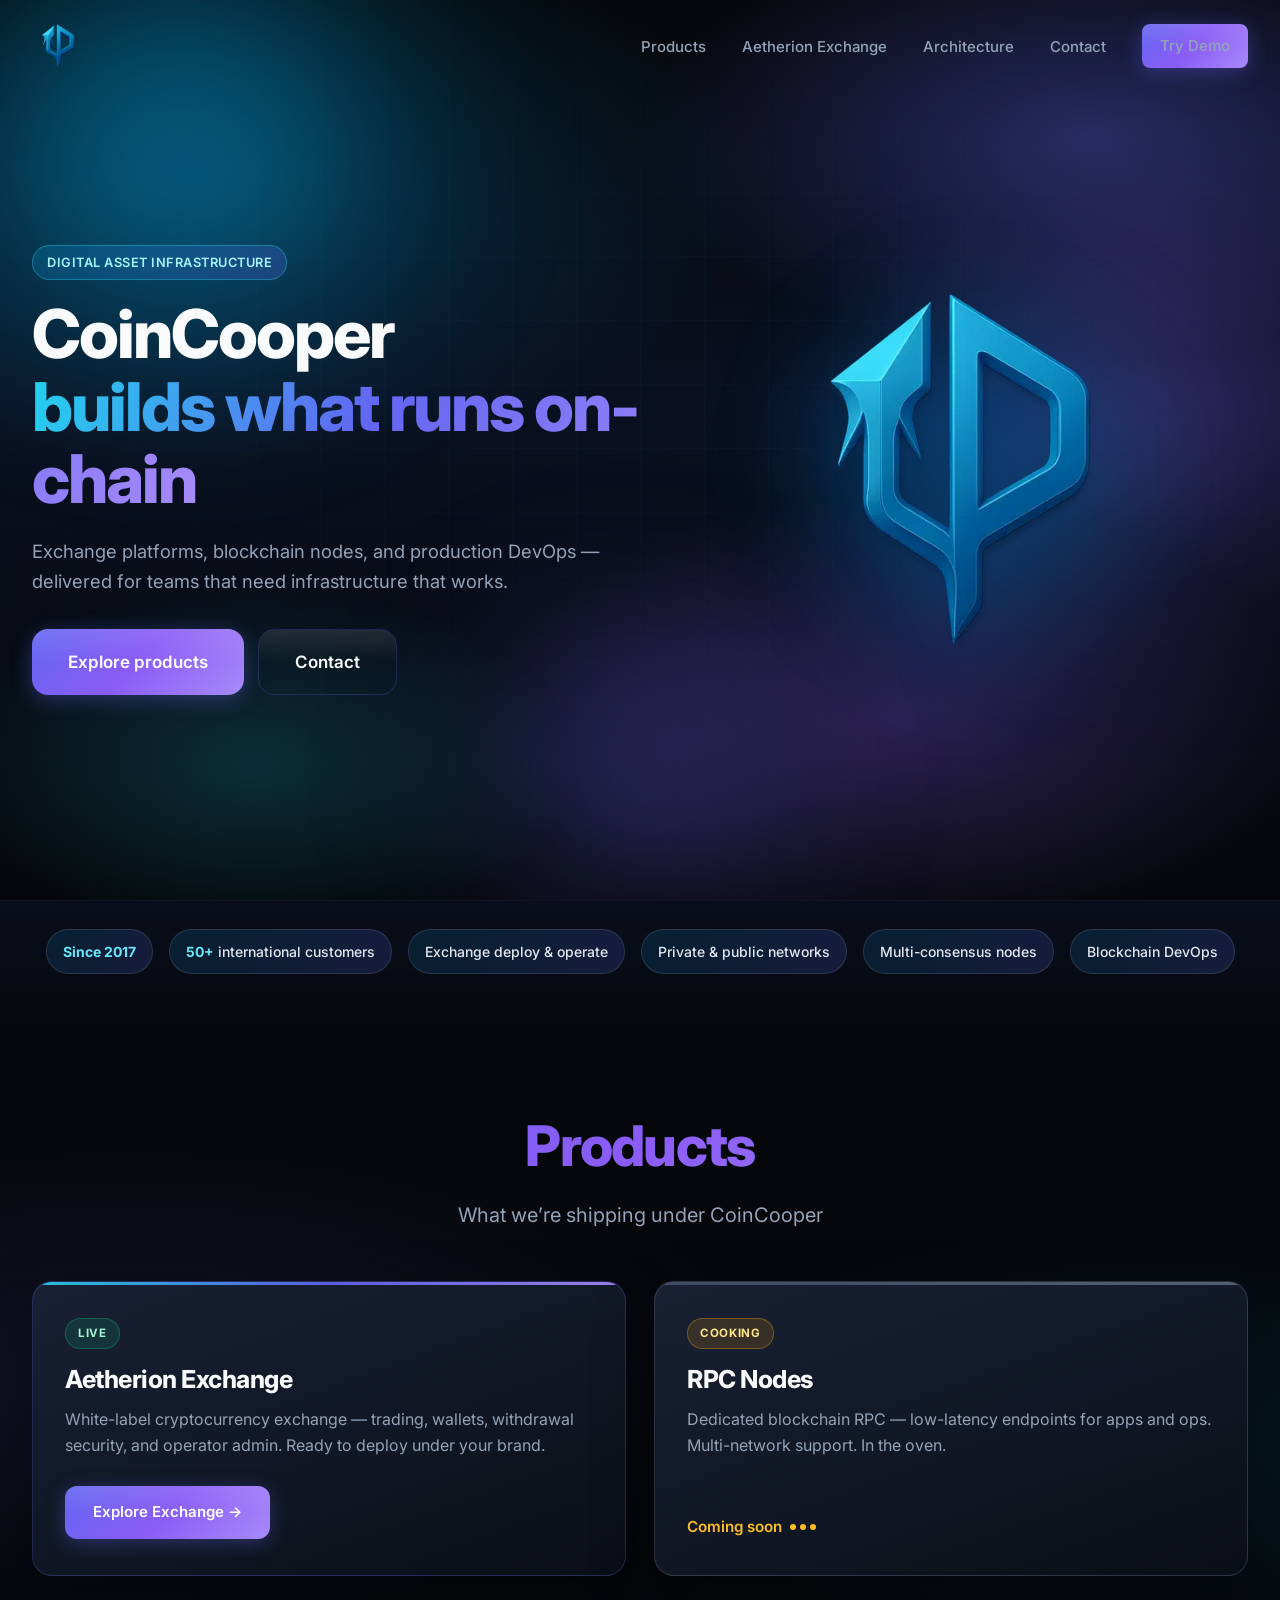
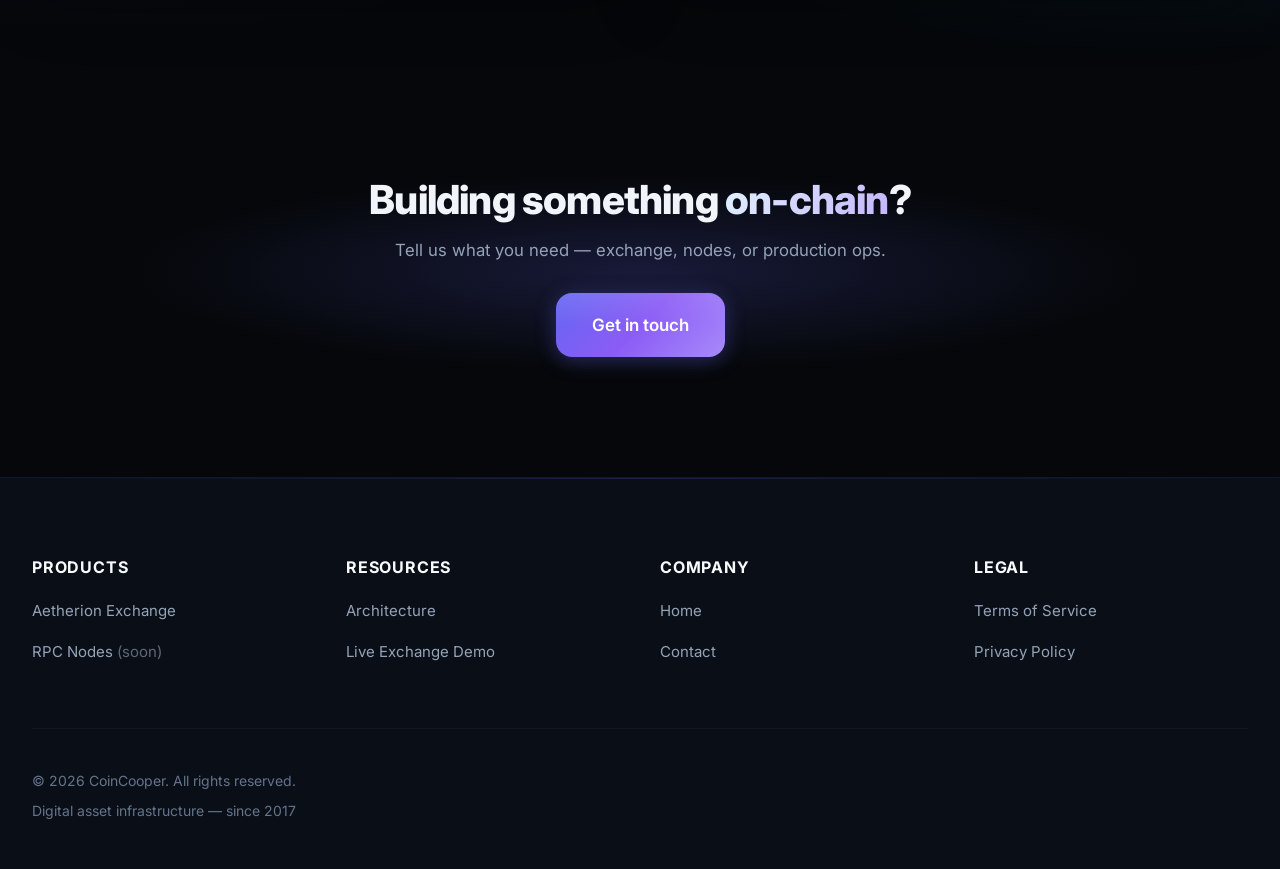
<file: index.html>
<!DOCTYPE html>
<html lang="en">
<head>
    <meta charset="UTF-8">
    <meta name="viewport" content="width=device-width, initial-scale=1.0">
    <title>CoinCooper — Digital Asset Infrastructure</title>
    <meta name="description" content="CoinCooper builds digital asset infrastructure — exchange platforms, blockchain nodes, and production DevOps. Operating since 2017.">

    <meta property="og:title" content="CoinCooper — Digital Asset Infrastructure">
    <meta property="og:description" content="Exchange platforms, blockchain nodes, and production infrastructure for digital asset businesses.">
    <meta property="og:type" content="website">
    <meta property="og:url" content="https://coincooper.com">
    <meta property="og:image" content="https://coincooper.com/assets/brand/og-image.jpg">

    <meta name="twitter:card" content="summary">
    <meta name="twitter:title" content="CoinCooper — Digital Asset Infrastructure">
    <meta name="twitter:description" content="Exchange platforms, blockchain nodes, and production infrastructure.">

    <link rel="icon" href="favicon.ico" sizes="any">
    <link rel="icon" type="image/png" sizes="32x32" href="assets/favicon/favicon-32.png">
    <link rel="icon" type="image/png" sizes="16x16" href="assets/favicon/favicon-16.png">
    <link rel="apple-touch-icon" href="assets/favicon/apple-touch-icon.png">
    <link rel="manifest" href="site.webmanifest">
    <meta name="theme-color" content="#05070a">
    <link rel="preload" as="image" href="assets/brand/logo-nav.webp" type="image/webp">

    <link rel="preconnect" href="https://fonts.googleapis.com">
    <link rel="preconnect" href="https://fonts.gstatic.com" crossorigin>
    <link rel="preload" href="https://fonts.googleapis.com/css2?family=Inter:wght@400;600;700&family=JetBrains+Mono:wght@400;500&display=swap" as="style" onload="this.onload=null;this.rel='stylesheet'">
    <noscript><link rel="stylesheet" href="https://fonts.googleapis.com/css2?family=Inter:wght@400;600;700&family=JetBrains+Mono:wght@400;500&display=swap"></noscript>

    <link rel="stylesheet" href="css/bundle-home.css?v=5">
</head>
<body class="home-page">
    <nav class="nav" id="mainNav">
        <div class="container nav-container">
            <a href="index.html" class="nav-logo" aria-label="CoinCooper home">
                <picture>
                    <source type="image/webp" srcset="assets/brand/logo-nav.webp">
                    <img src="assets/brand/logo-nav.png" alt="CoinCooper" class="nav-logo-img" width="160" height="160" decoding="async">
                </picture>
            </a>

            <button class="nav-toggle" id="navToggle" aria-label="Toggle navigation">
                <span></span>
                <span></span>
                <span></span>
            </button>

            <ul class="nav-menu" id="navMenu">
                <li><a href="#products">Products</a></li>
                <li><a href="exchange.html">Aetherion Exchange</a></li>
                <li><a href="architecture.html">Architecture</a></li>
                <li><a href="contact.html">Contact</a></li>
                <li><a href="https://cex.coincooper.com" class="btn btn-primary btn-sm" target="_blank" rel="noopener">Try Demo</a></li>
            </ul>
        </div>
    </nav>

    <section class="home-hero">
        <div class="home-hero-bg" aria-hidden="true">
            <div class="home-orb home-orb-1"></div>
            <div class="home-orb home-orb-2"></div>
            <div class="home-orb home-orb-3"></div>
            <div class="grid-pattern"></div>
        </div>

        <div class="container home-hero-inner">
            <div class="home-hero-copy">
                <span class="home-kicker">Digital asset infrastructure</span>
                <h1 class="home-title">
                    CoinCooper<br>
                    <span class="grad">builds what runs on-chain</span>
                </h1>
                <p class="home-sub">
                    Exchange platforms, blockchain nodes, and production DevOps —
                    delivered for teams that need infrastructure that works.
                </p>
                <div class="home-cta">
                    <a href="#products" class="btn btn-primary btn-lg">Explore products</a>
                    <a href="contact.html" class="btn btn-ghost btn-lg">Contact</a>
                </div>
            </div>

            <div class="home-hero-visual" aria-hidden="true">
                <picture>
                    <source media="(min-width: 901px)" type="image/webp" srcset="assets/brand/logo-hero.webp">
                    <source media="(min-width: 901px)" srcset="assets/brand/logo-hero.png">
                    <img
                        src="[data-uri]"
                        alt=""
                        class="home-hero-logo"
                        width="420"
                        height="420"
                        decoding="async"
                        loading="lazy"
                    >
                </picture>
            </div>
        </div>
    </section>

    <section class="home-proof" aria-label="Capabilities">
        <div class="container">
            <div class="home-proof-row fade-up">
                <span class="home-chip"><strong>Since 2017</strong></span>
                <span class="home-chip"><strong>50+</strong> international customers</span>
                <span class="home-chip">Exchange deploy &amp; operate</span>
                <span class="home-chip">Private &amp; public networks</span>
                <span class="home-chip">Multi-consensus nodes</span>
                <span class="home-chip">Blockchain DevOps</span>
            </div>
        </div>
    </section>

    <section class="home-products section" id="products">
        <div class="container">
            <div class="section-header fade-up">
                <h2 class="section-title">Products</h2>
                <p class="section-subtitle">What we’re shipping under CoinCooper</p>
            </div>

            <div class="product-grid">
                <article class="product-card fade-up">
                    <span class="product-badge product-badge--live">Live</span>
                    <h3>Aetherion Exchange</h3>
                    <p>
                        White-label cryptocurrency exchange — trading, wallets,
                        withdrawal security, and operator admin. Ready to deploy under your brand.
                    </p>
                    <a href="exchange.html" class="btn btn-primary">Explore Exchange →</a>
                </article>

                <article class="product-card product-card--soon fade-up">
                    <span class="product-badge product-badge--cook">Cooking</span>
                    <h3>RPC Nodes</h3>
                    <p>
                        Dedicated blockchain RPC — low-latency endpoints for apps and ops.
                        Multi-network support. In the oven.
                    </p>
                    <span class="product-soon-note" aria-label="Coming soon">
                        Coming soon
                        <span class="cook-dots" aria-hidden="true"><i></i><i></i><i></i></span>
                    </span>
                </article>
            </div>
        </div>
    </section>

    <section class="home-contact">
        <div class="container fade-up">
            <h2>Building something <span class="grad">on-chain</span>?</h2>
            <p>Tell us what you need — exchange, nodes, or production ops.</p>
            <a href="contact.html" class="btn btn-primary btn-lg">Get in touch</a>
        </div>
    </section>

    <footer class="footer">
        <div class="container">
            <div class="footer-grid">
                <div class="footer-col">
                    <h4>Products</h4>
                    <ul>
                        <li><a href="exchange.html">Aetherion Exchange</a></li>
                        <li><a href="#products">RPC Nodes <span style="opacity:0.6">(soon)</span></a></li>
                    </ul>
                </div>
                <div class="footer-col">
                    <h4>Resources</h4>
                    <ul>
                        <li><a href="architecture.html">Architecture</a></li>
                        <li><a href="https://cex.coincooper.com" target="_blank" rel="noopener">Live Exchange Demo</a></li>
                    </ul>
                </div>
                <div class="footer-col">
                    <h4>Company</h4>
                    <ul>
                        <li><a href="index.html">Home</a></li>
                        <li><a href="contact.html">Contact</a></li>
                    </ul>
                </div>
                <div class="footer-col">
                    <h4>Legal</h4>
                    <ul>
                        <li><a href="#">Terms of Service</a></li>
                        <li><a href="#">Privacy Policy</a></li>
                    </ul>
                </div>
            </div>
            <div class="footer-bottom">
                <div class="footer-copyright">
                    <p>© 2026 CoinCooper. All rights reserved.</p>
                    <p class="footer-tagline">Digital asset infrastructure — since 2017</p>
                </div>
            </div>
        </div>
    </footer>

    <script src="js/site-core.js?v=3" defer></script>
</body>
</html>
</file>
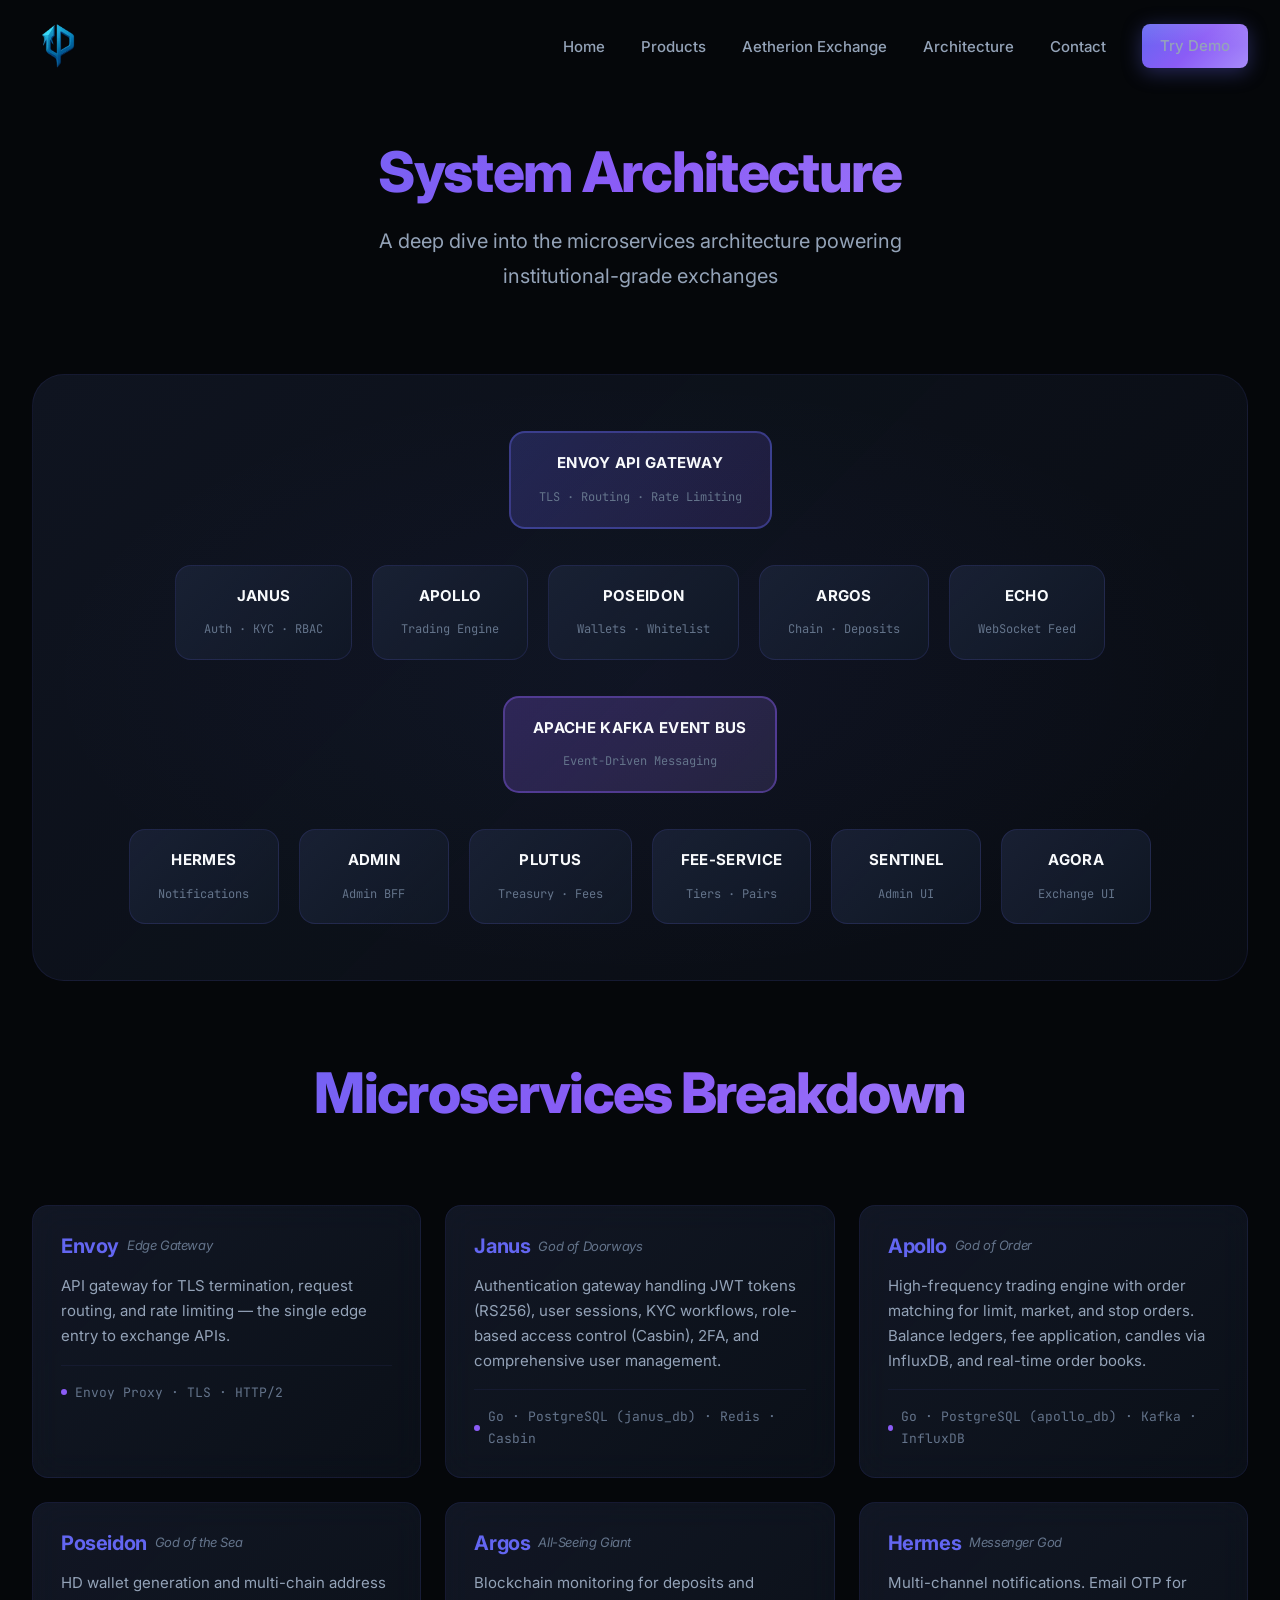
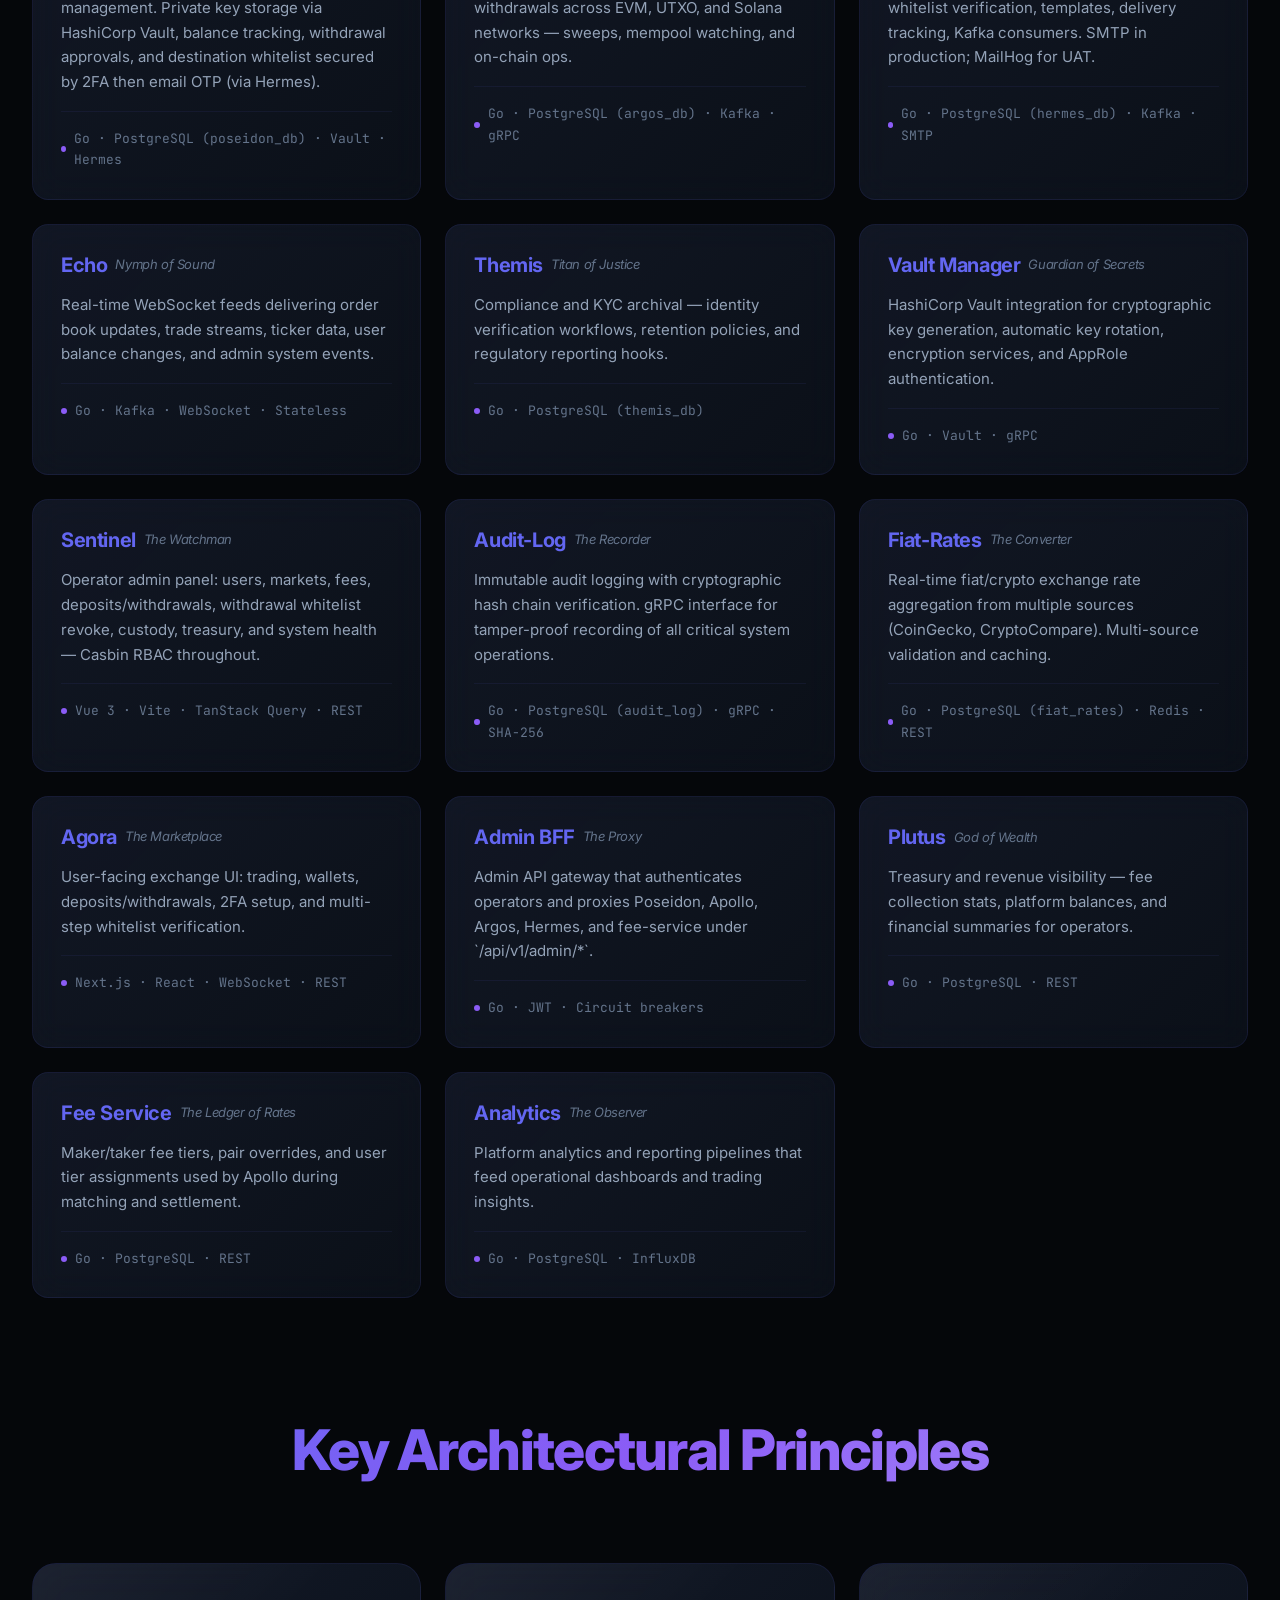
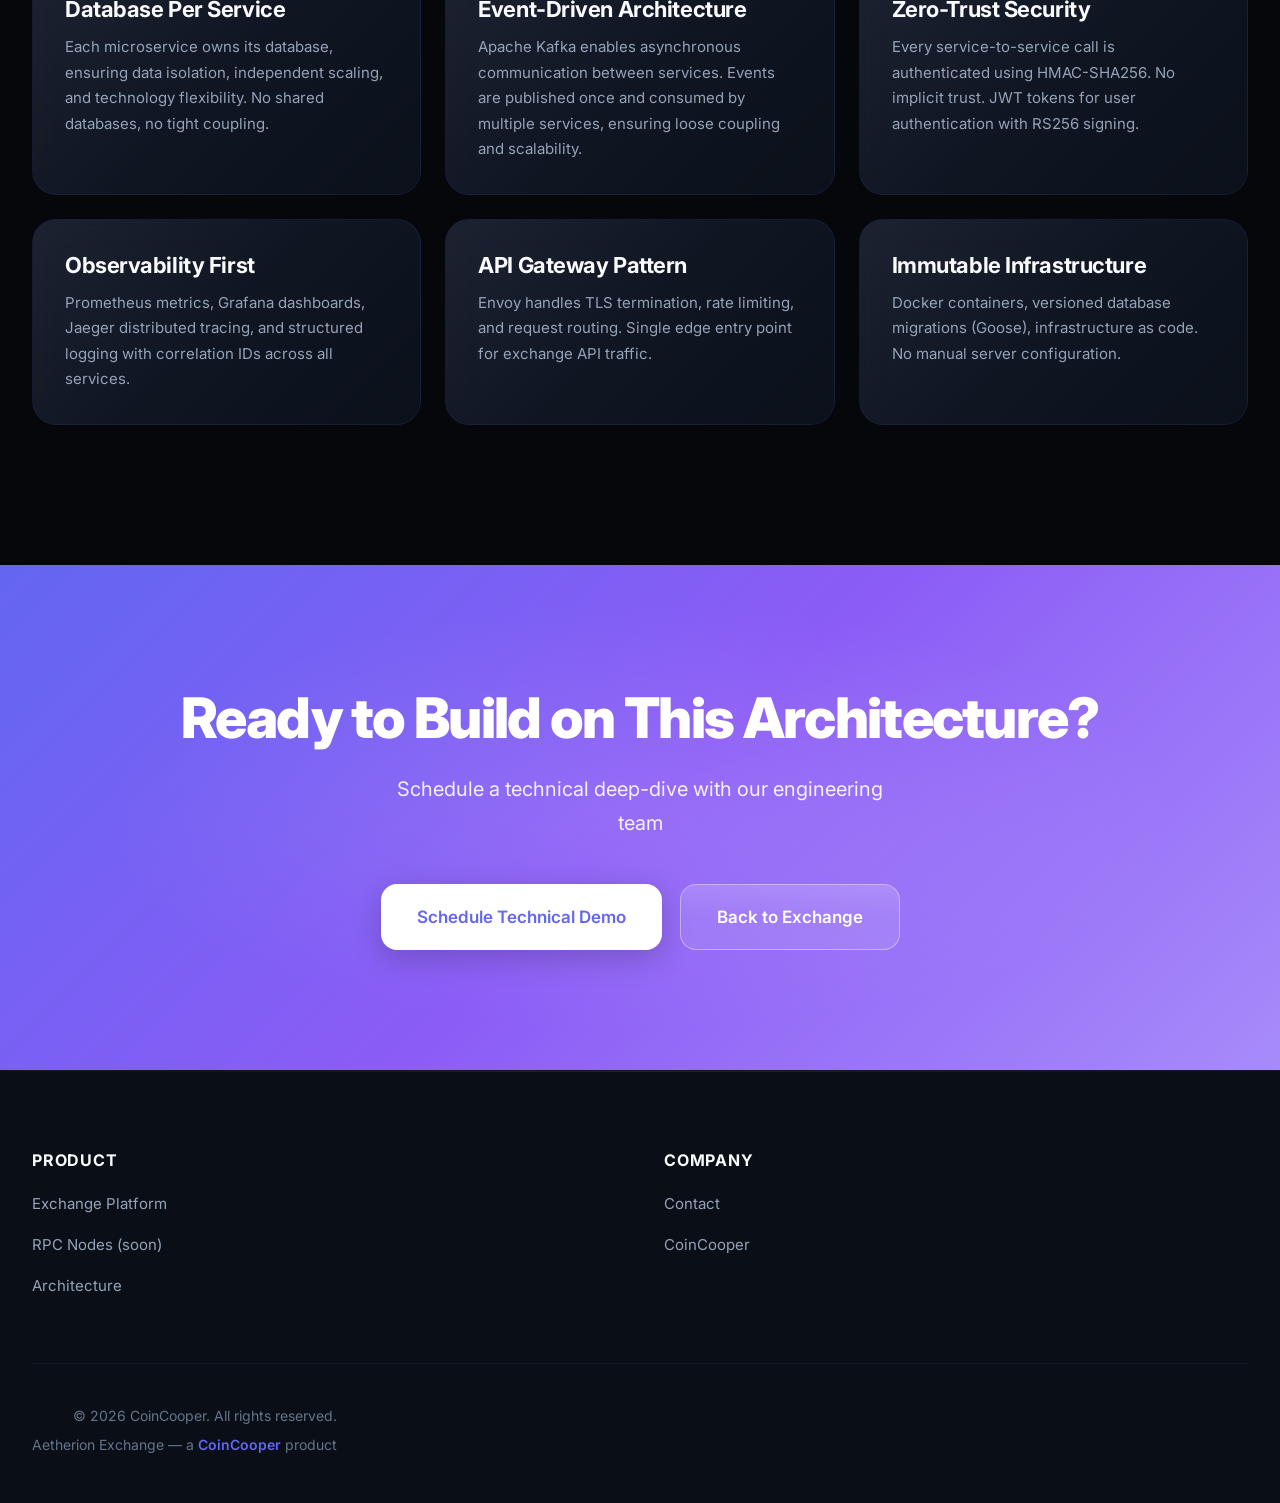
<file: architecture.html>
<!DOCTYPE html>
<html lang="en">
<head>
    <meta charset="UTF-8">
    <meta name="viewport" content="width=device-width, initial-scale=1.0">
    <title>Architecture — Aetherion Exchange · CoinCooper</title>
    <meta name="description" content="Deep dive into Aetherion Exchange's microservices architecture. Battle-tested, event-driven, enterprise-grade infrastructure.">

    <link rel="icon" href="favicon.ico" sizes="any">
    <link rel="icon" type="image/png" sizes="32x32" href="assets/favicon/favicon-32.png">
    <link rel="icon" type="image/png" sizes="16x16" href="assets/favicon/favicon-16.png">
    <link rel="apple-touch-icon" href="assets/favicon/apple-touch-icon.png">
    <link rel="manifest" href="site.webmanifest">
    <meta name="theme-color" content="#05070a">
    <link rel="preload" as="image" href="assets/brand/logo-nav.webp" type="image/webp">
    
    <link rel="preconnect" href="https://fonts.googleapis.com">
    <link rel="preconnect" href="https://fonts.gstatic.com" crossorigin>
    <link rel="preload" href="https://fonts.googleapis.com/css2?family=Inter:wght@400;600;700&family=JetBrains+Mono:wght@400;500&display=swap" as="style" onload="this.onload=null;this.rel='stylesheet'">
    <noscript><link rel="stylesheet" href="https://fonts.googleapis.com/css2?family=Inter:wght@400;600;700&family=JetBrains+Mono:wght@400;500&display=swap"></noscript>
    
    <link rel="stylesheet" href="css/bundle-site.css?v=4">
</head>
<body>
    <nav class="nav scrolled" id="mainNav">
        <div class="container nav-container">
            <a href="index.html" class="nav-logo" aria-label="CoinCooper home">
                <picture>
                    <source type="image/webp" srcset="assets/brand/logo-nav.webp">
                    <img src="assets/brand/logo-nav.png" alt="CoinCooper" class="nav-logo-img" width="160" height="160" decoding="async">
                </picture>
            </a>
            
            <button class="nav-toggle" id="navToggle" aria-label="Toggle navigation">
                <span></span>
                <span></span>
                <span></span>
            </button>
            
            <ul class="nav-menu" id="navMenu">
                <li><a href="index.html">Home</a></li>
                <li><a href="index.html#products">Products</a></li>
                <li><a href="exchange.html">Aetherion Exchange</a></li>
                <li><a href="architecture.html">Architecture</a></li>
                <li><a href="contact.html">Contact</a></li>
                <li><a href="https://cex.coincooper.com" class="btn btn-primary btn-sm" target="_blank" rel="noopener">Try Demo</a></li>
            </ul>
        </div>
    </nav>

    <section class="section" style="padding-top: 140px;">
        <div class="container">
            <div class="section-header fade-up">
                <h1 class="section-title">System Architecture</h1>
                <p class="section-subtitle">A deep dive into the microservices architecture powering institutional-grade exchanges</p>
            </div>
            
            <div class="architecture-diagram fade-up">
                <div class="arch-layer">
                    <div class="arch-node gateway">
                        <strong>ENVOY API GATEWAY</strong>
                        <span>TLS · Routing · Rate Limiting</span>
                    </div>
                </div>
                
                <div class="arch-layer">
                    <div class="arch-node service">
                        <strong>JANUS</strong>
                        <span>Auth · KYC · RBAC</span>
                    </div>
                    <div class="arch-node service">
                        <strong>APOLLO</strong>
                        <span>Trading Engine</span>
                    </div>
                    <div class="arch-node service">
                        <strong>POSEIDON</strong>
                        <span>Wallets · Whitelist</span>
                    </div>
                    <div class="arch-node service">
                        <strong>ARGOS</strong>
                        <span>Chain · Deposits</span>
                    </div>
                    <div class="arch-node service">
                        <strong>ECHO</strong>
                        <span>WebSocket Feed</span>
                    </div>
                </div>
                
                <div class="arch-layer">
                    <div class="arch-node kafka">
                        <strong>APACHE KAFKA EVENT BUS</strong>
                        <span>Event-Driven Messaging</span>
                    </div>
                </div>
                
                <div class="arch-layer">
                    <div class="arch-node service">
                        <strong>HERMES</strong>
                        <span>Notifications</span>
                    </div>
                    <div class="arch-node service">
                        <strong>ADMIN</strong>
                        <span>Admin BFF</span>
                    </div>
                    <div class="arch-node service">
                        <strong>PLUTUS</strong>
                        <span>Treasury · Fees</span>
                    </div>
                    <div class="arch-node service">
                        <strong>FEE-SERVICE</strong>
                        <span>Tiers · Pairs</span>
                    </div>
                    <div class="arch-node service">
                        <strong>SENTINEL</strong>
                        <span>Admin UI</span>
                    </div>
                    <div class="arch-node service">
                        <strong>AGORA</strong>
                        <span>Exchange UI</span>
                    </div>
                </div>
            </div>
            
            <div class="section-header fade-up" style="margin-top: 80px;">
                <h2 class="section-title">Microservices Breakdown</h2>
            </div>
            
            <div class="services-grid">
                <div class="service-card fade-up">
                    <h4>Envoy <span class="service-subtitle">Edge Gateway</span></h4>
                    <p>API gateway for TLS termination, request routing, and rate limiting — the single edge entry to exchange APIs.</p>
                    <div class="service-tech">Envoy Proxy · TLS · HTTP/2</div>
                </div>

                <div class="service-card fade-up">
                    <h4>Janus <span class="service-subtitle">God of Doorways</span></h4>
                    <p>Authentication gateway handling JWT tokens (RS256), user sessions, KYC workflows, role-based access control (Casbin), 2FA, and comprehensive user management.</p>
                    <div class="service-tech">Go · PostgreSQL (janus_db) · Redis · Casbin</div>
                </div>
                
                <div class="service-card fade-up">
                    <h4>Apollo <span class="service-subtitle">God of Order</span></h4>
                    <p>High-frequency trading engine with order matching for limit, market, and stop orders. Balance ledgers, fee application, candles via InfluxDB, and real-time order books.</p>
                    <div class="service-tech">Go · PostgreSQL (apollo_db) · Kafka · InfluxDB</div>
                </div>
                
                <div class="service-card fade-up">
                    <h4>Poseidon <span class="service-subtitle">God of the Sea</span></h4>
                    <p>HD wallet generation and multi-chain address management. Private key storage via HashiCorp Vault, balance tracking, withdrawal approvals, and destination whitelist secured by 2FA then email OTP (via Hermes).</p>
                    <div class="service-tech">Go · PostgreSQL (poseidon_db) · Vault · Hermes</div>
                </div>
                
                <div class="service-card fade-up">
                    <h4>Argos <span class="service-subtitle">All-Seeing Giant</span></h4>
                    <p>Blockchain monitoring for deposits and withdrawals across EVM, UTXO, and Solana networks — sweeps, mempool watching, and on-chain ops.</p>
                    <div class="service-tech">Go · PostgreSQL (argos_db) · Kafka · gRPC</div>
                </div>
                
                <div class="service-card fade-up">
                    <h4>Hermes <span class="service-subtitle">Messenger God</span></h4>
                    <p>Multi-channel notifications. Email OTP for whitelist verification, templates, delivery tracking, Kafka consumers. SMTP in production; MailHog for UAT.</p>
                    <div class="service-tech">Go · PostgreSQL (hermes_db) · Kafka · SMTP</div>
                </div>
                
                <div class="service-card fade-up">
                    <h4>Echo <span class="service-subtitle">Nymph of Sound</span></h4>
                    <p>Real-time WebSocket feeds delivering order book updates, trade streams, ticker data, user balance changes, and admin system events.</p>
                    <div class="service-tech">Go · Kafka · WebSocket · Stateless</div>
                </div>
                
                <div class="service-card fade-up">
                    <h4>Themis <span class="service-subtitle">Titan of Justice</span></h4>
                    <p>Compliance and KYC archival — identity verification workflows, retention policies, and regulatory reporting hooks.</p>
                    <div class="service-tech">Go · PostgreSQL (themis_db)</div>
                </div>
                
                <div class="service-card fade-up">
                    <h4>Vault Manager <span class="service-subtitle">Guardian of Secrets</span></h4>
                    <p>HashiCorp Vault integration for cryptographic key generation, automatic key rotation, encryption services, and AppRole authentication.</p>
                    <div class="service-tech">Go · Vault · gRPC</div>
                </div>
                
                <div class="service-card fade-up">
                    <h4>Sentinel <span class="service-subtitle">The Watchman</span></h4>
                    <p>Operator admin panel: users, markets, fees, deposits/withdrawals, withdrawal whitelist revoke, custody, treasury, and system health — Casbin RBAC throughout.</p>
                    <div class="service-tech">Vue 3 · Vite · TanStack Query · REST</div>
                </div>
                
                <div class="service-card fade-up">
                    <h4>Audit-Log <span class="service-subtitle">The Recorder</span></h4>
                    <p>Immutable audit logging with cryptographic hash chain verification. gRPC interface for tamper-proof recording of all critical system operations.</p>
                    <div class="service-tech">Go · PostgreSQL (audit_log) · gRPC · SHA-256</div>
                </div>
                
                <div class="service-card fade-up">
                    <h4>Fiat-Rates <span class="service-subtitle">The Converter</span></h4>
                    <p>Real-time fiat/crypto exchange rate aggregation from multiple sources (CoinGecko, CryptoCompare). Multi-source validation and caching.</p>
                    <div class="service-tech">Go · PostgreSQL (fiat_rates) · Redis · REST</div>
                </div>
                
                <div class="service-card fade-up">
                    <h4>Agora <span class="service-subtitle">The Marketplace</span></h4>
                    <p>User-facing exchange UI: trading, wallets, deposits/withdrawals, 2FA setup, and multi-step whitelist verification.</p>
                    <div class="service-tech">Next.js · React · WebSocket · REST</div>
                </div>

                <div class="service-card fade-up">
                    <h4>Admin BFF <span class="service-subtitle">The Proxy</span></h4>
                    <p>Admin API gateway that authenticates operators and proxies Poseidon, Apollo, Argos, Hermes, and fee-service under `/api/v1/admin/*`.</p>
                    <div class="service-tech">Go · JWT · Circuit breakers</div>
                </div>

                <div class="service-card fade-up">
                    <h4>Plutus <span class="service-subtitle">God of Wealth</span></h4>
                    <p>Treasury and revenue visibility — fee collection stats, platform balances, and financial summaries for operators.</p>
                    <div class="service-tech">Go · PostgreSQL · REST</div>
                </div>

                <div class="service-card fade-up">
                    <h4>Fee Service <span class="service-subtitle">The Ledger of Rates</span></h4>
                    <p>Maker/taker fee tiers, pair overrides, and user tier assignments used by Apollo during matching and settlement.</p>
                    <div class="service-tech">Go · PostgreSQL · REST</div>
                </div>

                <div class="service-card fade-up">
                    <h4>Analytics <span class="service-subtitle">The Observer</span></h4>
                    <p>Platform analytics and reporting pipelines that feed operational dashboards and trading insights.</p>
                    <div class="service-tech">Go · PostgreSQL · InfluxDB</div>
                </div>
            </div>
            
            <div class="section-header fade-up" style="margin-top: 120px;">
                <h2 class="section-title">Key Architectural Principles</h2>
            </div>
            
            <div class="bento-grid">
                <div class="bento-card fade-up">
                    <h3>Database Per Service</h3>
                    <p>Each microservice owns its database, ensuring data isolation, independent scaling, and technology flexibility. No shared databases, no tight coupling.</p>
                </div>
                
                <div class="bento-card fade-up">
                    <h3>Event-Driven Architecture</h3>
                    <p>Apache Kafka enables asynchronous communication between services. Events are published once and consumed by multiple services, ensuring loose coupling and scalability.</p>
                </div>
                
                <div class="bento-card fade-up">
                    <h3>Zero-Trust Security</h3>
                    <p>Every service-to-service call is authenticated using HMAC-SHA256. No implicit trust. JWT tokens for user authentication with RS256 signing.</p>
                </div>
                
                <div class="bento-card fade-up">
                    <h3>Observability First</h3>
                    <p>Prometheus metrics, Grafana dashboards, Jaeger distributed tracing, and structured logging with correlation IDs across all services.</p>
                </div>
                
                <div class="bento-card fade-up">
                    <h3>API Gateway Pattern</h3>
                    <p>Envoy handles TLS termination, rate limiting, and request routing. Single edge entry point for exchange API traffic.</p>
                </div>
                
                <div class="bento-card fade-up">
                    <h3>Immutable Infrastructure</h3>
                    <p>Docker containers, versioned database migrations (Goose), infrastructure as code. No manual server configuration.</p>
                </div>
            </div>
        </div>
    </section>

    <section class="section cta-section">
        <div class="container">
            <div class="cta-content fade-up">
                <h2>Ready to Build on This Architecture?</h2>
                <p>Schedule a technical deep-dive with our engineering team</p>
                <div class="cta-buttons">
                    <a href="contact.html" class="btn btn-primary btn-lg">Schedule Technical Demo</a>
                    <a href="exchange.html" class="btn btn-ghost btn-lg">Back to Exchange</a>
                </div>
            </div>
        </div>
    </section>

    <footer class="footer">
        <div class="container">
            <div class="footer-grid">
                <div class="footer-col">
                    <h4>Product</h4>
                    <ul>
                        <li><a href="exchange.html#platform">Exchange Platform</a></li>
                        <li><a href="index.html#products">RPC Nodes (soon)</a></li>
                        <li><a href="architecture.html">Architecture</a></li>
                    </ul>
                </div>
                
                <div class="footer-col">
                    <h4>Company</h4>
                    <ul>
                        <li><a href="contact.html">Contact</a></li>
                        <li><a href="index.html">CoinCooper</a></li>
                    </ul>
                </div>
            </div>
            
            <div class="footer-bottom">
                <div class="footer-copyright">
                    <p>© 2026 CoinCooper. All rights reserved.</p>
                    <p class="footer-tagline">Aetherion Exchange — a <a href="index.html">CoinCooper</a> product</p>
                </div>
            </div>
        </div>
    </footer>

    <script src="js/site-core.js?v=3" defer></script>
    <script src="js/main.js" defer></script>
</body>
</html>
</file>
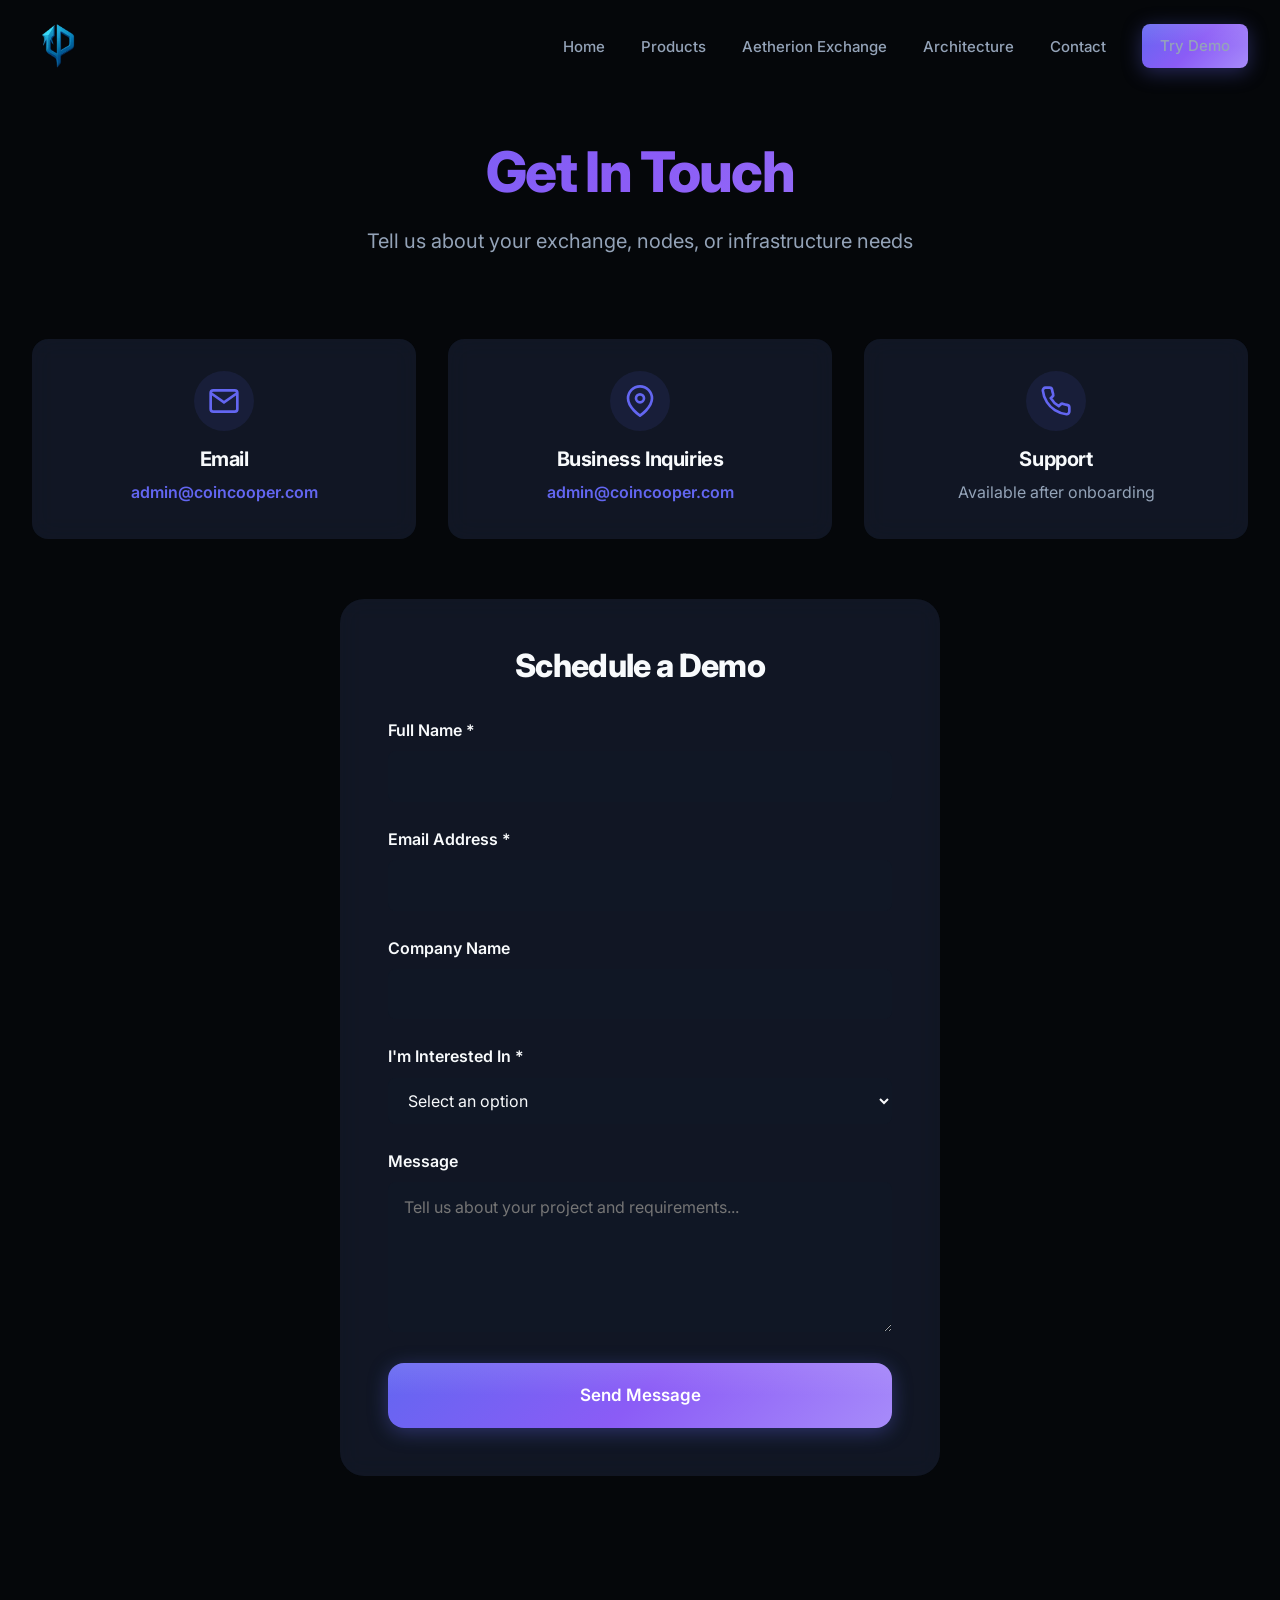
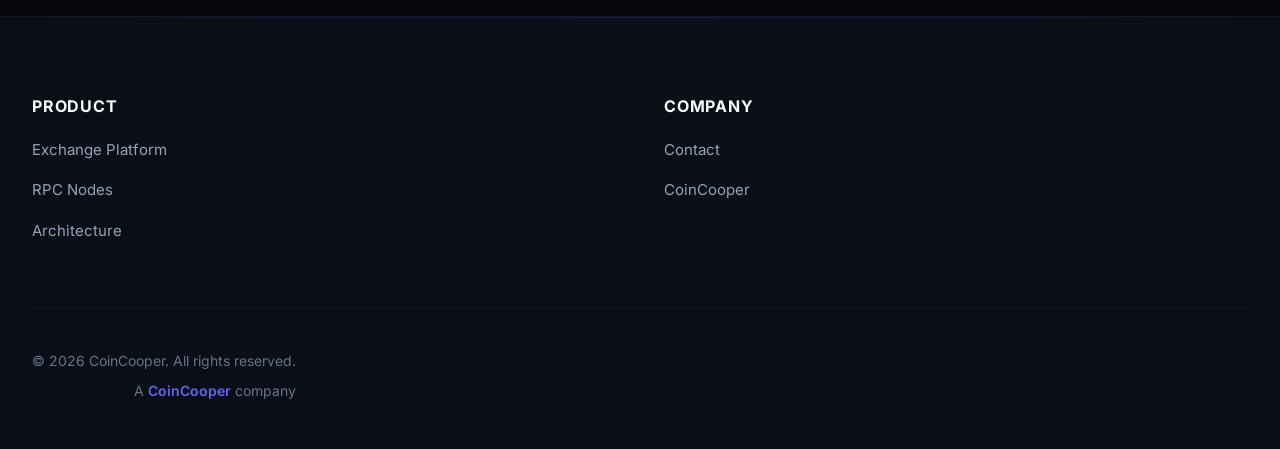
<file: contact.html>
<!DOCTYPE html>
<html lang="en">
<head>
    <meta charset="UTF-8">
    <meta name="viewport" content="width=device-width, initial-scale=1.0">
    <title>Contact — CoinCooper</title>
    <meta name="description" content="Get in touch with CoinCooper. Discuss exchange infrastructure, nodes, or a partnership.">

    <link rel="icon" href="favicon.ico" sizes="any">
    <link rel="icon" type="image/png" sizes="32x32" href="assets/favicon/favicon-32.png">
    <link rel="icon" type="image/png" sizes="16x16" href="assets/favicon/favicon-16.png">
    <link rel="apple-touch-icon" href="assets/favicon/apple-touch-icon.png">
    <link rel="manifest" href="site.webmanifest">
    <meta name="theme-color" content="#05070a">
    <link rel="preload" as="image" href="assets/brand/logo-nav.webp" type="image/webp">
    
    <link rel="preconnect" href="https://fonts.googleapis.com">
    <link rel="preconnect" href="https://fonts.gstatic.com" crossorigin>
    <link rel="preload" href="https://fonts.googleapis.com/css2?family=Inter:wght@400;600;700&family=JetBrains+Mono:wght@400;500&display=swap" as="style" onload="this.onload=null;this.rel='stylesheet'">
    <noscript><link rel="stylesheet" href="https://fonts.googleapis.com/css2?family=Inter:wght@400;600;700&family=JetBrains+Mono:wght@400;500&display=swap"></noscript>
    
    <link rel="stylesheet" href="css/bundle-site.css?v=4">
    
    <style>
        .contact-form {
            max-width: 600px;
            margin: 0 auto;
            background: rgba(26, 34, 54, 0.6);
            backdrop-filter: blur(12px);
            border: 1px solid var(--border);
            border-radius: var(--radius-xl);
            padding: 48px;
        }
        
        .form-group {
            margin-bottom: 24px;
        }
        
        .form-group label {
            display: block;
            margin-bottom: 8px;
            font-weight: 600;
            color: var(--text-primary);
        }
        
        .form-group input,
        .form-group textarea,
        .form-group select {
            width: 100%;
            padding: 12px 16px;
            background: rgba(17, 24, 39, 0.8);
            border: 1px solid var(--border);
            border-radius: var(--radius-sm);
            color: var(--text-primary);
            font-size: 1rem;
            transition: border-color var(--transition-fast);
        }
        
        .form-group input:focus,
        .form-group textarea:focus,
        .form-group select:focus {
            outline: none;
            border-color: var(--accent-primary);
        }
        
        .form-group textarea {
            min-height: 150px;
            resize: vertical;
        }
        
        .form-submit {
            width: 100%;
        }
        
        .contact-info {
            display: grid;
            grid-template-columns: repeat(auto-fit, minmax(250px, 1fr));
            gap: 32px;
            margin-bottom: 60px;
        }
        
        .contact-card {
            background: rgba(26, 34, 54, 0.6);
            backdrop-filter: blur(12px);
            border: 1px solid var(--border);
            border-radius: var(--radius-lg);
            padding: 32px;
            text-align: center;
            transition: all var(--transition-normal);
        }
        
        .contact-card:hover {
            border-color: var(--accent-primary);
            box-shadow: var(--glow);
            transform: translateY(-4px);
        }
        
        .contact-icon {
            width: 60px;
            height: 60px;
            margin: 0 auto 16px;
            display: flex;
            align-items: center;
            justify-content: center;
            background: rgba(99, 102, 241, 0.1);
            border-radius: 50%;
        }
        
        .contact-icon svg {
            color: var(--accent-primary);
        }
        
        .contact-card h3 {
            font-size: 1.25rem;
            font-weight: 700;
            margin-bottom: 8px;
        }
        
        .contact-card p {
            color: var(--text-secondary);
        }
        
        .contact-card a {
            color: var(--accent-primary);
            font-weight: 600;
        }
        
        .contact-card a:hover {
            text-decoration: underline;
        }
    </style>
</head>
<body>
    <nav class="nav scrolled" id="mainNav">
        <div class="container nav-container">
            <a href="index.html" class="nav-logo" aria-label="CoinCooper home">
                <picture>
                    <source type="image/webp" srcset="assets/brand/logo-nav.webp">
                    <img src="assets/brand/logo-nav.png" alt="CoinCooper" class="nav-logo-img" width="160" height="160" decoding="async">
                </picture>
            </a>
            
            <button class="nav-toggle" id="navToggle" aria-label="Toggle navigation">
                <span></span>
                <span></span>
                <span></span>
            </button>
            
            <ul class="nav-menu" id="navMenu">
                <li><a href="index.html">Home</a></li>
                <li><a href="index.html#products">Products</a></li>
                <li><a href="exchange.html">Aetherion Exchange</a></li>
                <li><a href="architecture.html">Architecture</a></li>
                <li><a href="contact.html">Contact</a></li>
                <li><a href="https://cex.coincooper.com" class="btn btn-primary btn-sm" target="_blank" rel="noopener">Try Demo</a></li>
            </ul>
        </div>
    </nav>

    <section class="section" style="padding-top: 140px;">
        <div class="container">
            <div class="section-header fade-up">
                <h1 class="section-title">Get In Touch</h1>
                <p class="section-subtitle">Tell us about your exchange, nodes, or infrastructure needs</p>
            </div>
            
            <div class="contact-info">
                <div class="contact-card fade-up">
                    <div class="contact-icon">
                        <svg width="32" height="32" viewBox="0 0 24 24" fill="none" stroke="currentColor" stroke-width="2">
                            <path d="M4 4h16c1.1 0 2 .9 2 2v12c0 1.1-.9 2-2 2H4c-1.1 0-2-.9-2-2V6c0-1.1.9-2 2-2z"/>
                            <polyline points="22,6 12,13 2,6"/>
                        </svg>
                    </div>
                    <h3>Email</h3>
                    <p><a href="mailto:admin@coincooper.com">admin@coincooper.com</a></p>
                </div>
                
                <div class="contact-card fade-up">
                    <div class="contact-icon">
                        <svg width="32" height="32" viewBox="0 0 24 24" fill="none" stroke="currentColor" stroke-width="2">
                            <path d="M21 10c0 7-9 13-9 13s-9-6-9-13a9 9 0 0 1 18 0z"/>
                            <circle cx="12" cy="10" r="3"/>
                        </svg>
                    </div>
                    <h3>Business Inquiries</h3>
                    <p><a href="mailto:admin@coincooper.com">admin@coincooper.com</a></p>
                </div>
                
                <div class="contact-card fade-up">
                    <div class="contact-icon">
                        <svg width="32" height="32" viewBox="0 0 24 24" fill="none" stroke="currentColor" stroke-width="2">
                            <path d="M22 16.92v3a2 2 0 0 1-2.18 2 19.79 19.79 0 0 1-8.63-3.07 19.5 19.5 0 0 1-6-6 19.79 19.79 0 0 1-3.07-8.67A2 2 0 0 1 4.11 2h3a2 2 0 0 1 2 1.72 12.84 12.84 0 0 0 .7 2.81 2 2 0 0 1-.45 2.11L8.09 9.91a16 16 0 0 0 6 6l1.27-1.27a2 2 0 0 1 2.11-.45 12.84 12.84 0 0 0 2.81.7A2 2 0 0 1 22 16.92z"/>
                        </svg>
                    </div>
                    <h3>Support</h3>
                    <p>Available after onboarding</p>
                </div>
            </div>
            
            <div class="contact-form fade-up">
                <h2 style="font-size: 2rem; font-weight: 800; margin-bottom: 32px; text-align: center;">Schedule a Demo</h2>
                
                <form id="contactForm" action="https://formspree.io/f/mqeyayzb" method="POST" target="_blank">
                    <div class="form-group">
                        <label for="name">Full Name *</label>
                        <input type="text" id="name" name="name" required>
                    </div>
                    
                    <div class="form-group">
                        <label for="email">Email Address *</label>
                        <input type="email" id="email" name="email" required>
                    </div>
                    
                    <div class="form-group">
                        <label for="company">Company Name</label>
                        <input type="text" id="company" name="company">
                    </div>
                    
                    <div class="form-group">
                        <label for="interest">I'm Interested In *</label>
                        <select id="interest" name="interest" required>
                            <option value="">Select an option</option>
                            <option value="exchange">White-Label Exchange Platform</option>
                            <option value="rpc">RPC Node Services</option>
                            <option value="both">Both Exchange & RPC Nodes</option>
                            <option value="other">Other</option>
                        </select>
                    </div>
                    
                    <div class="form-group">
                        <label for="message">Message</label>
                        <textarea id="message" name="message" placeholder="Tell us about your project and requirements..."></textarea>
                    </div>
                    
                    <button type="submit" class="btn btn-primary btn-lg form-submit">Send Message</button>
                </form>
            </div>
        </div>
    </section>

    <footer class="footer">
        <div class="container">
            <div class="footer-grid">
                <div class="footer-col">
                    <h4>Product</h4>
                    <ul>
                        <li><a href="exchange.html#platform">Exchange Platform</a></li>
                        <li><a href="rpc-nodes.html">RPC Nodes</a></li>
                        <li><a href="architecture.html">Architecture</a></li>
                    </ul>
                </div>
                
                <div class="footer-col">
                    <h4>Company</h4>
                    <ul>
                        <li><a href="contact.html">Contact</a></li>
                        <li><a href="index.html">CoinCooper</a></li>
                    </ul>
                </div>
            </div>
            
            <div class="footer-bottom">
                <div class="footer-copyright">
                    <p>© 2026 CoinCooper. All rights reserved.</p>
                    <p class="footer-tagline">A <a href="index.html">CoinCooper</a> company</p>
                </div>
            </div>
        </div>
    </footer>

    <script src="js/site-core.js?v=3" defer></script>
    <script src="js/main.js" defer></script>
    <script>
        document.getElementById('contactForm').addEventListener('submit', function(e) {
            // Let Formspree handle it, just show loading state
            const btn = this.querySelector('.form-submit');
            const originalText = btn.textContent;
            
            btn.textContent = 'Sending...';
            btn.disabled = true;
            
            // Form will submit to Formspree in a new tab
            setTimeout(() => {
                btn.textContent = 'Sent!';
                btn.style.background = 'var(--success)';
                
                setTimeout(() => {
                    btn.textContent = originalText;
                    btn.disabled = false;
                    btn.style.background = '';
                }, 3000);
            }, 500);
        });
    </script>
</body>
</html>
</file>
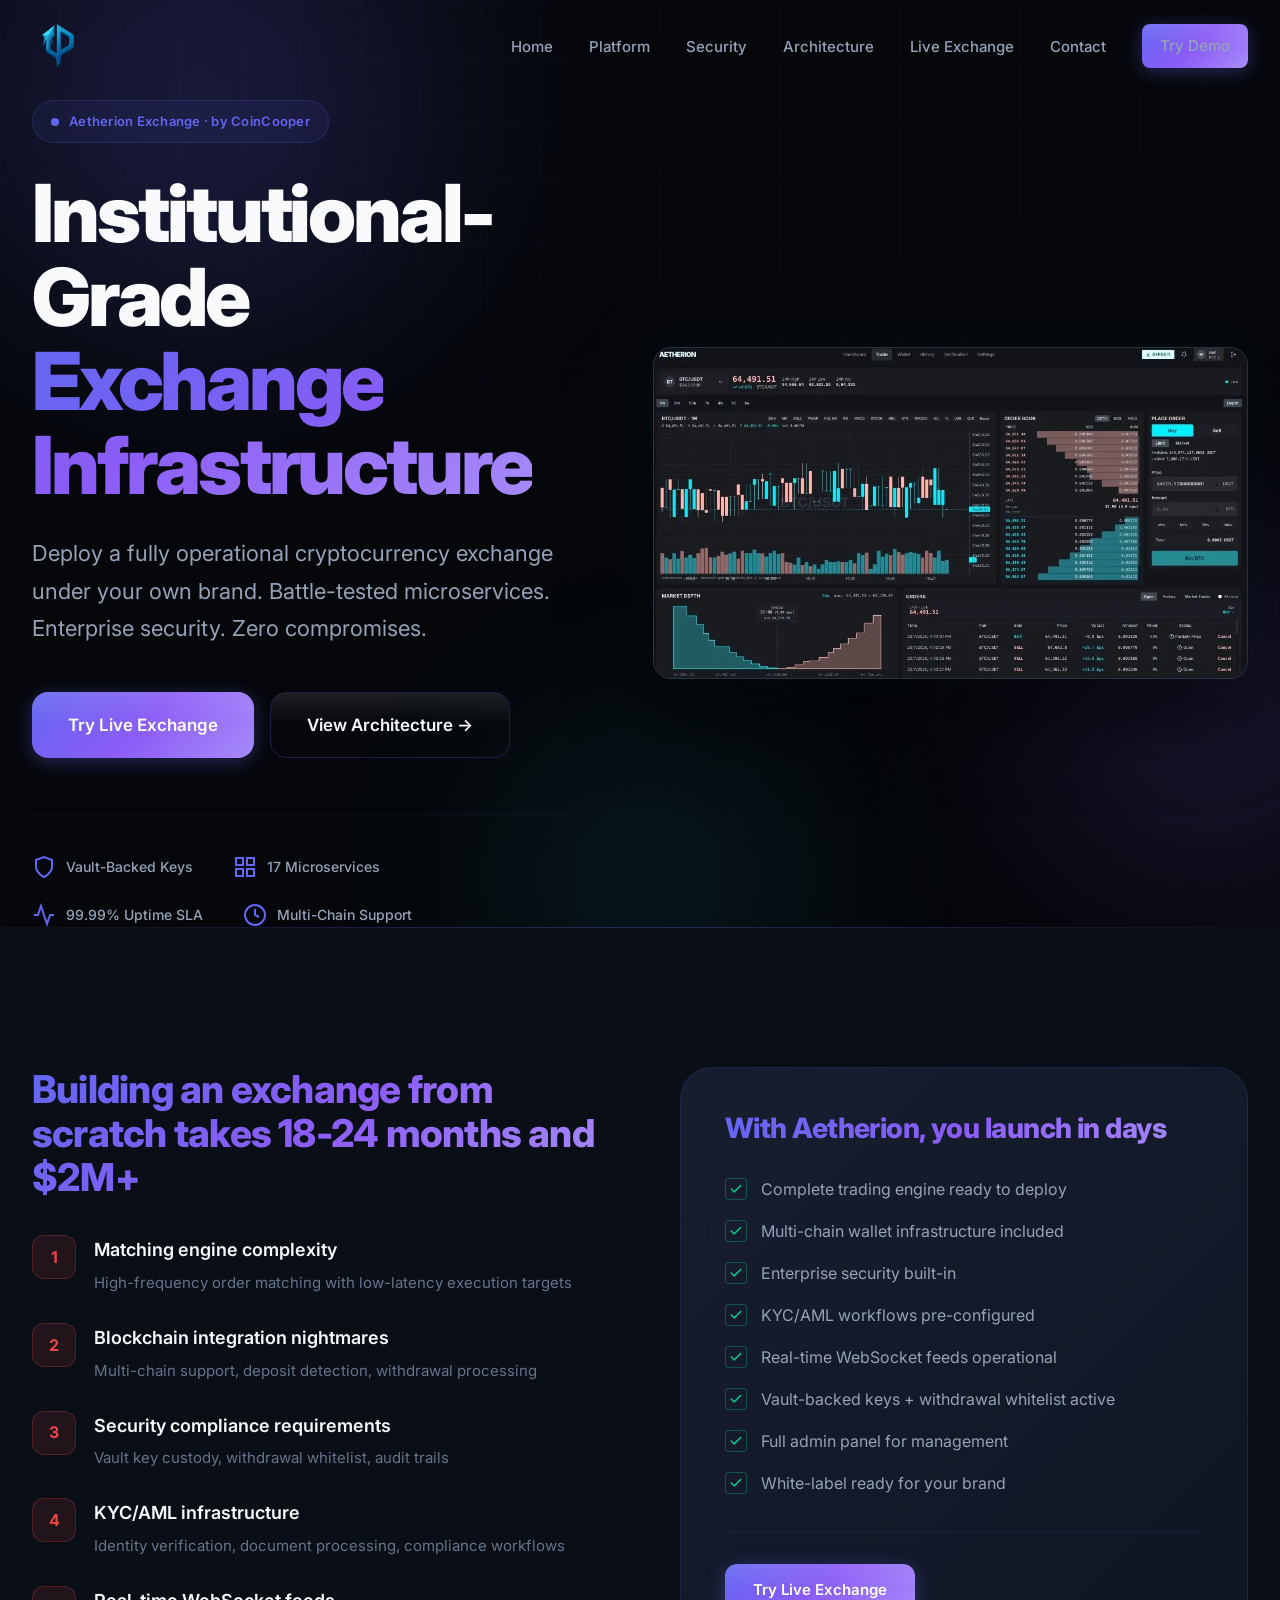
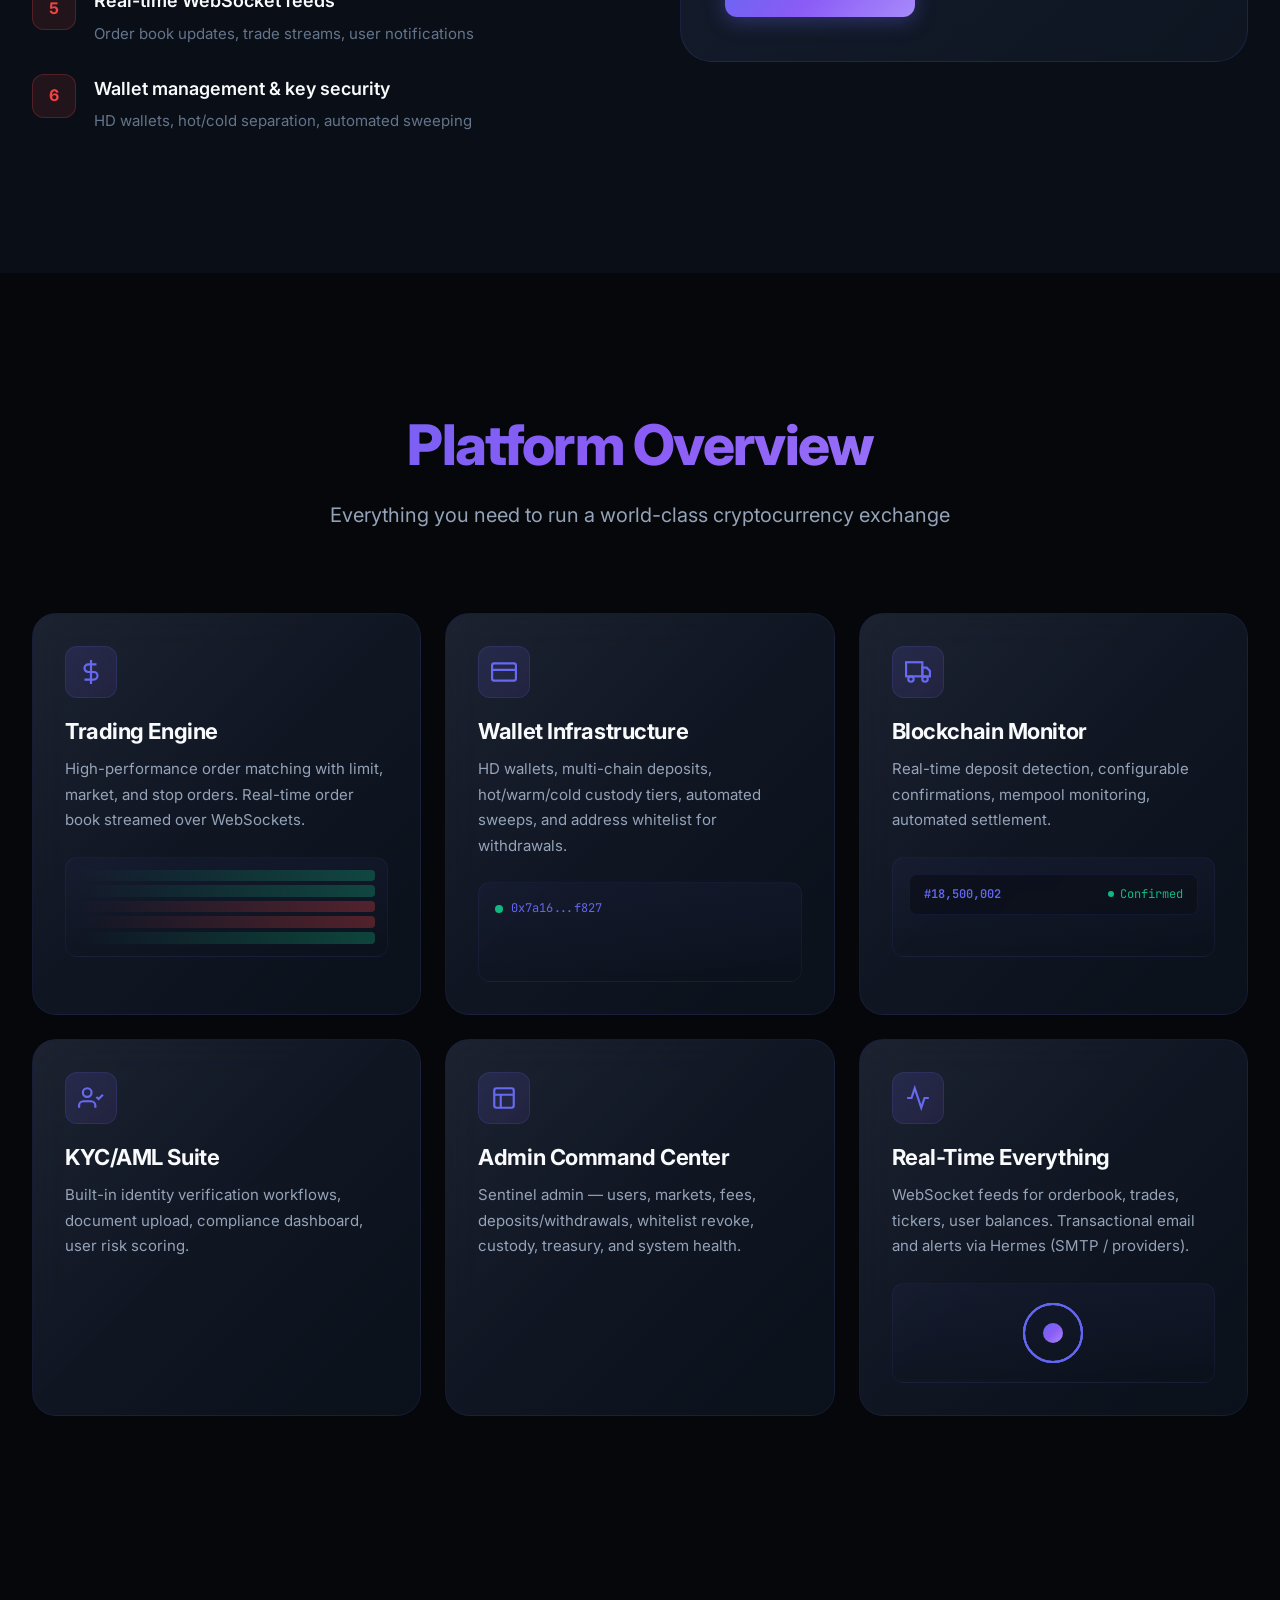
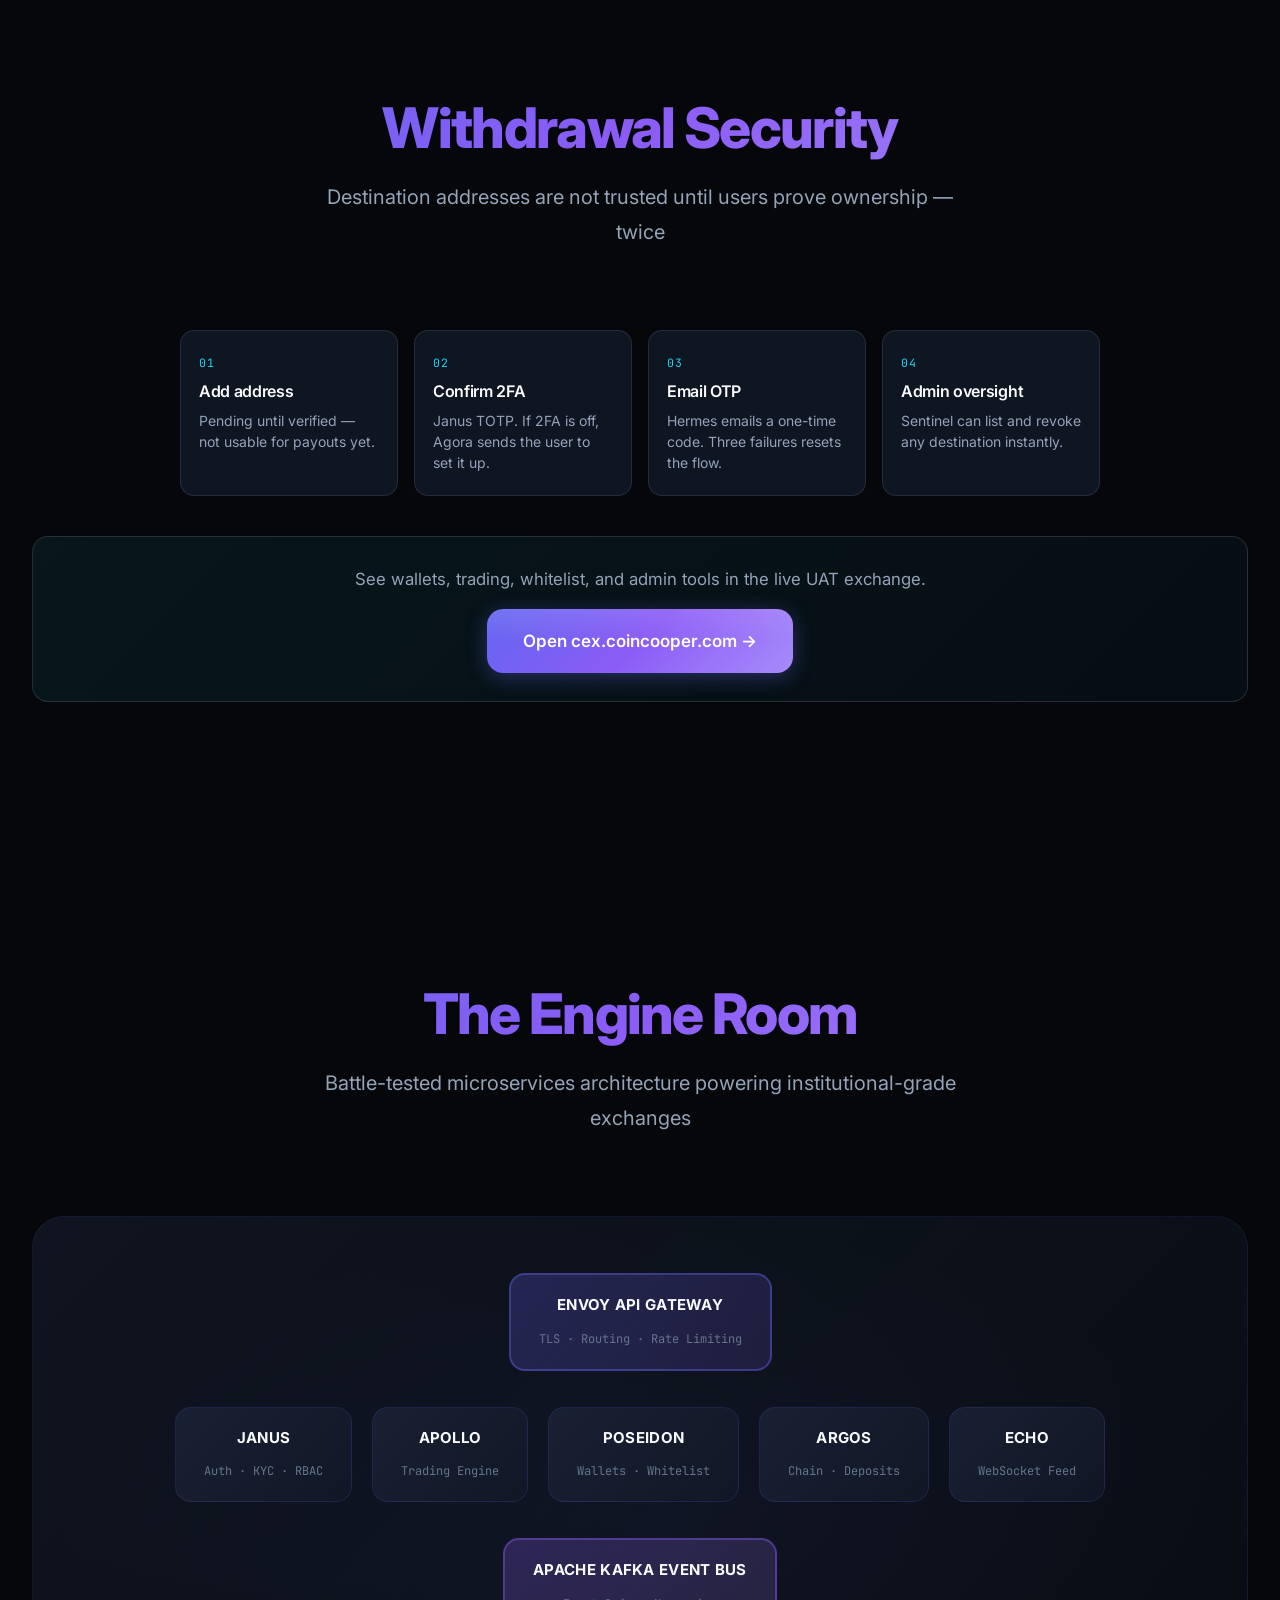
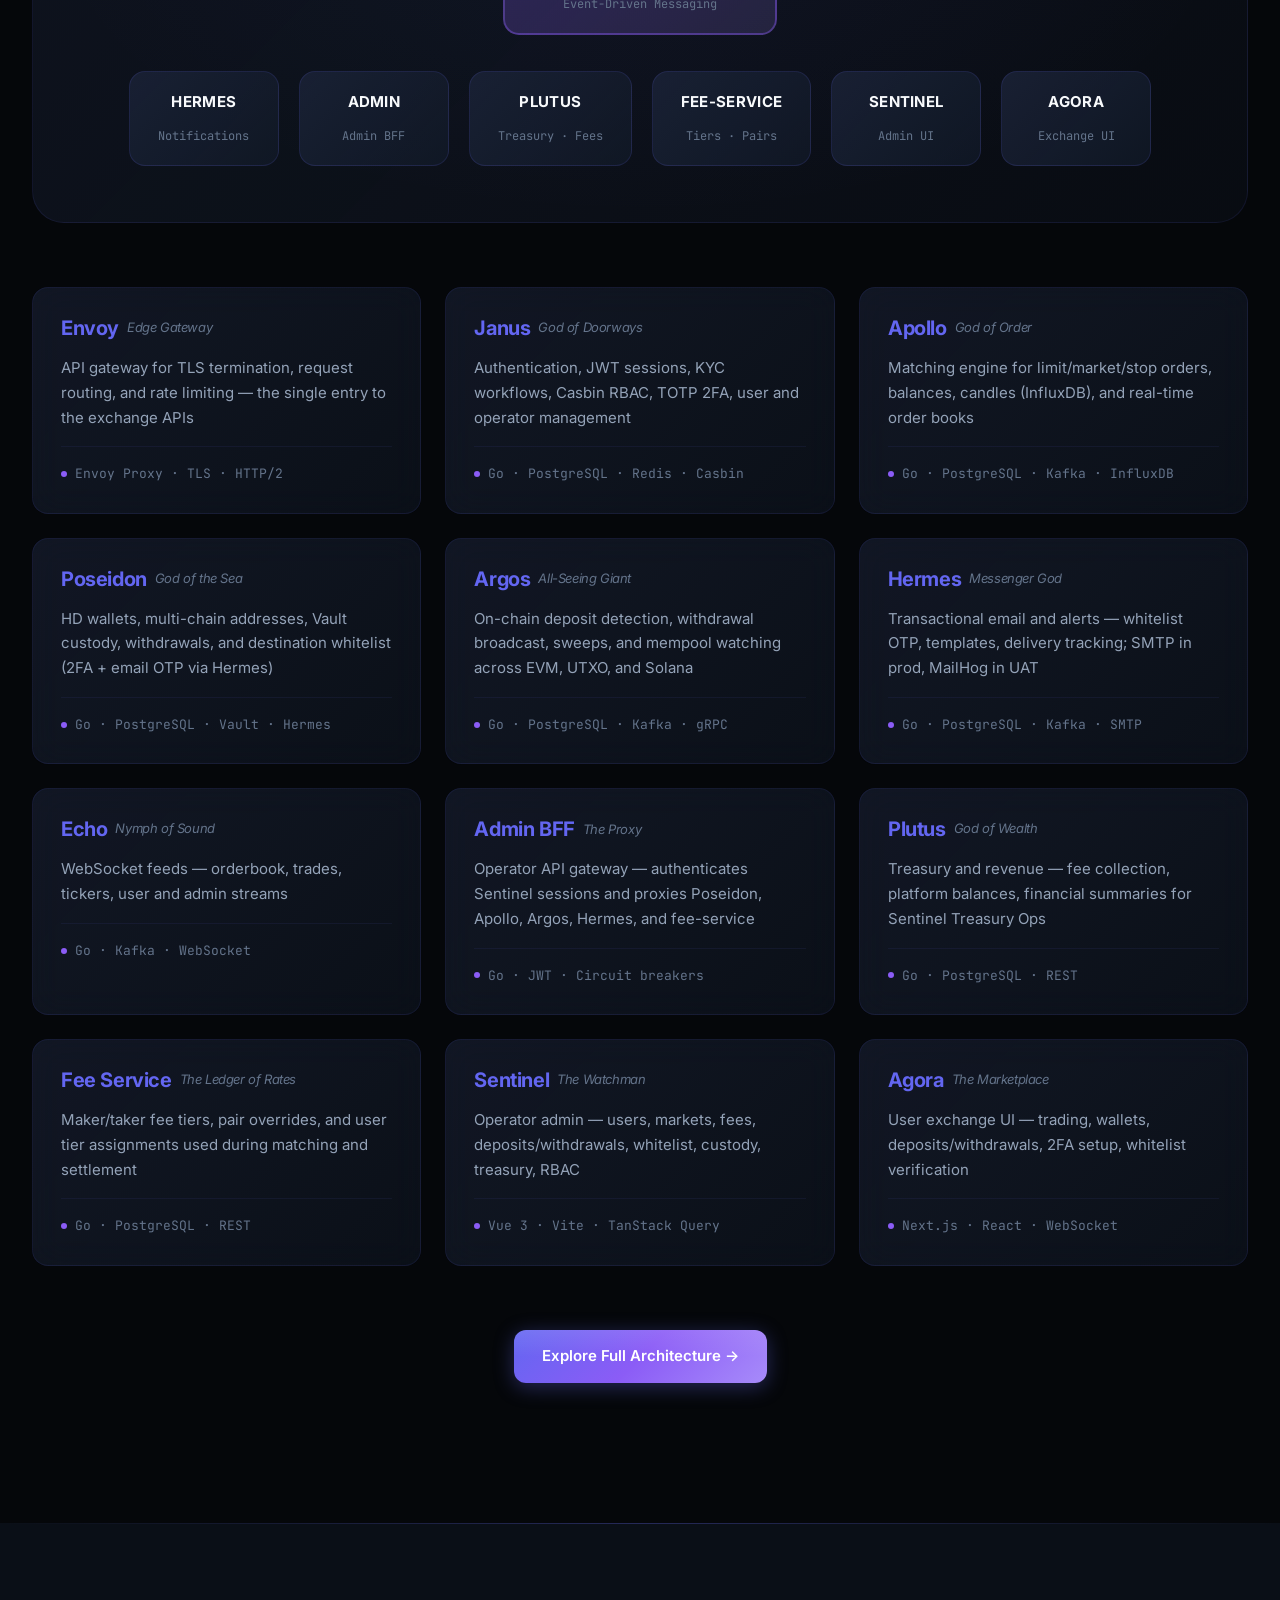
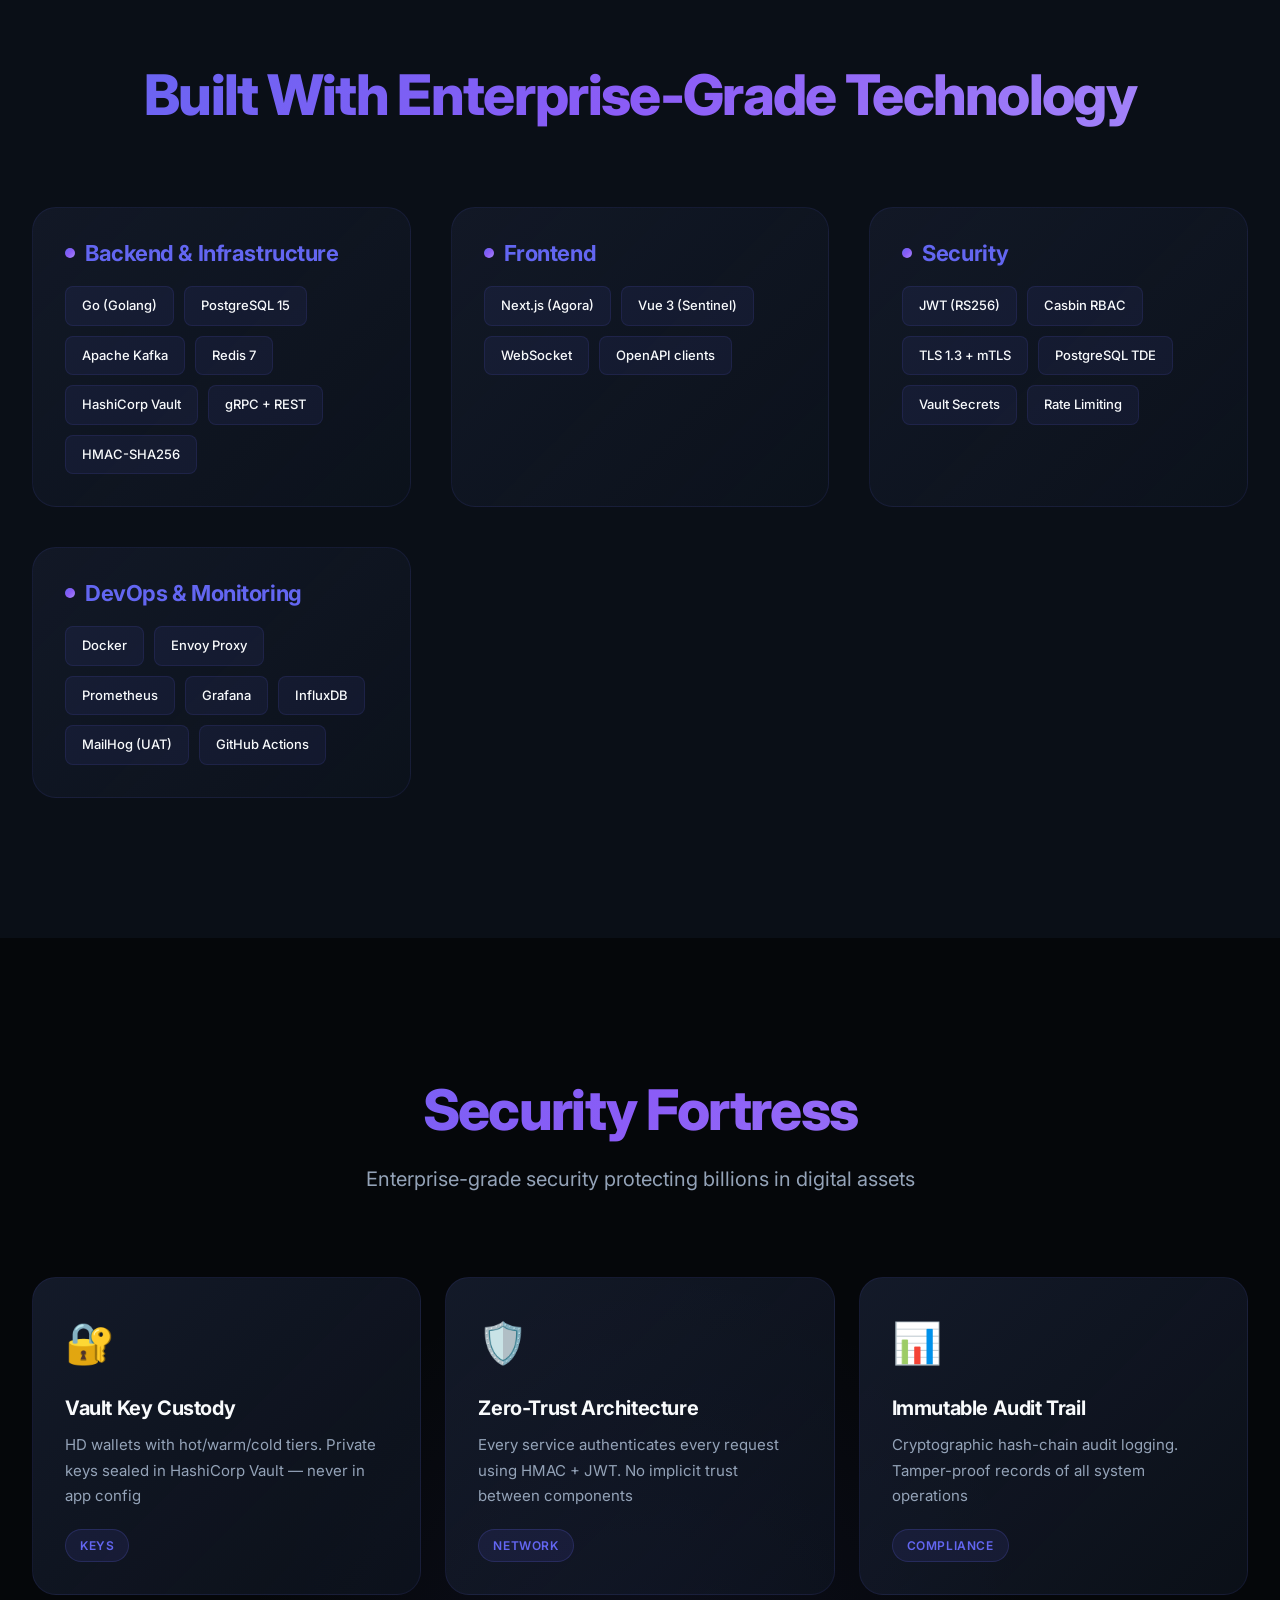
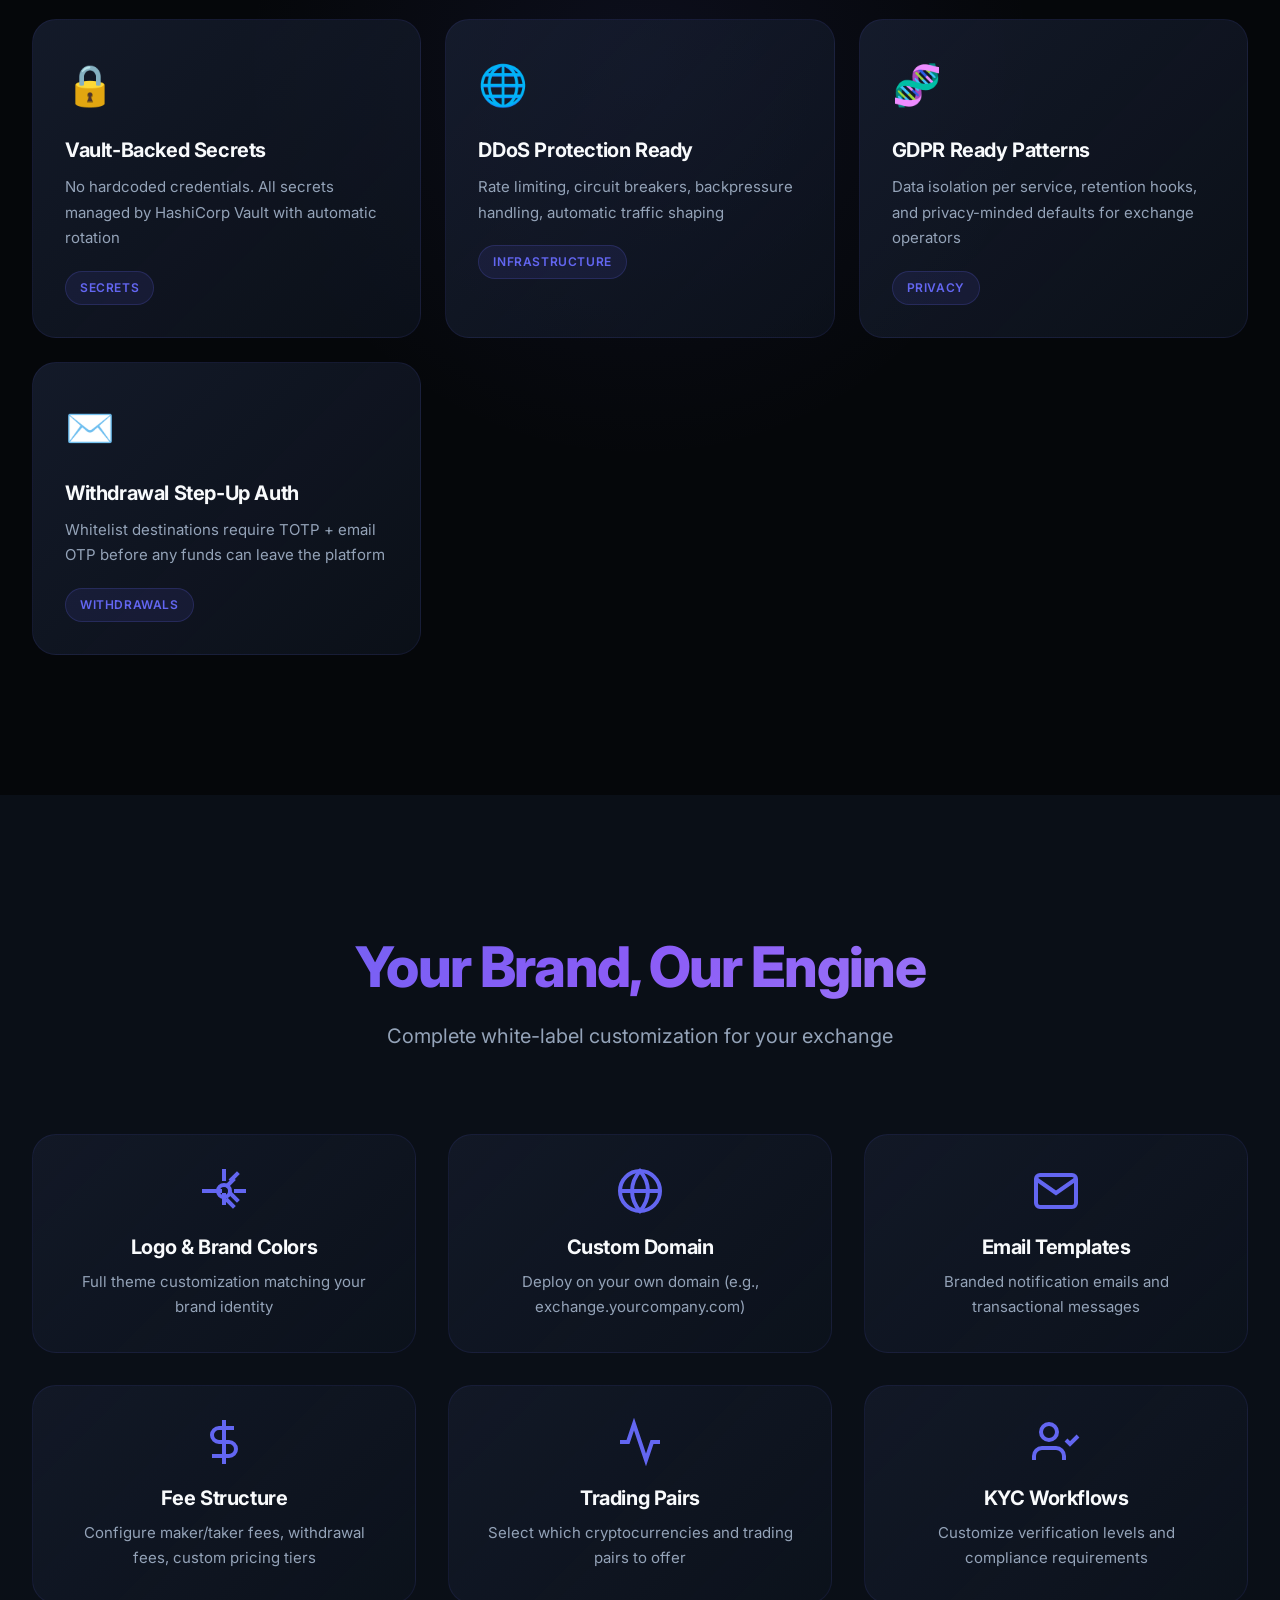
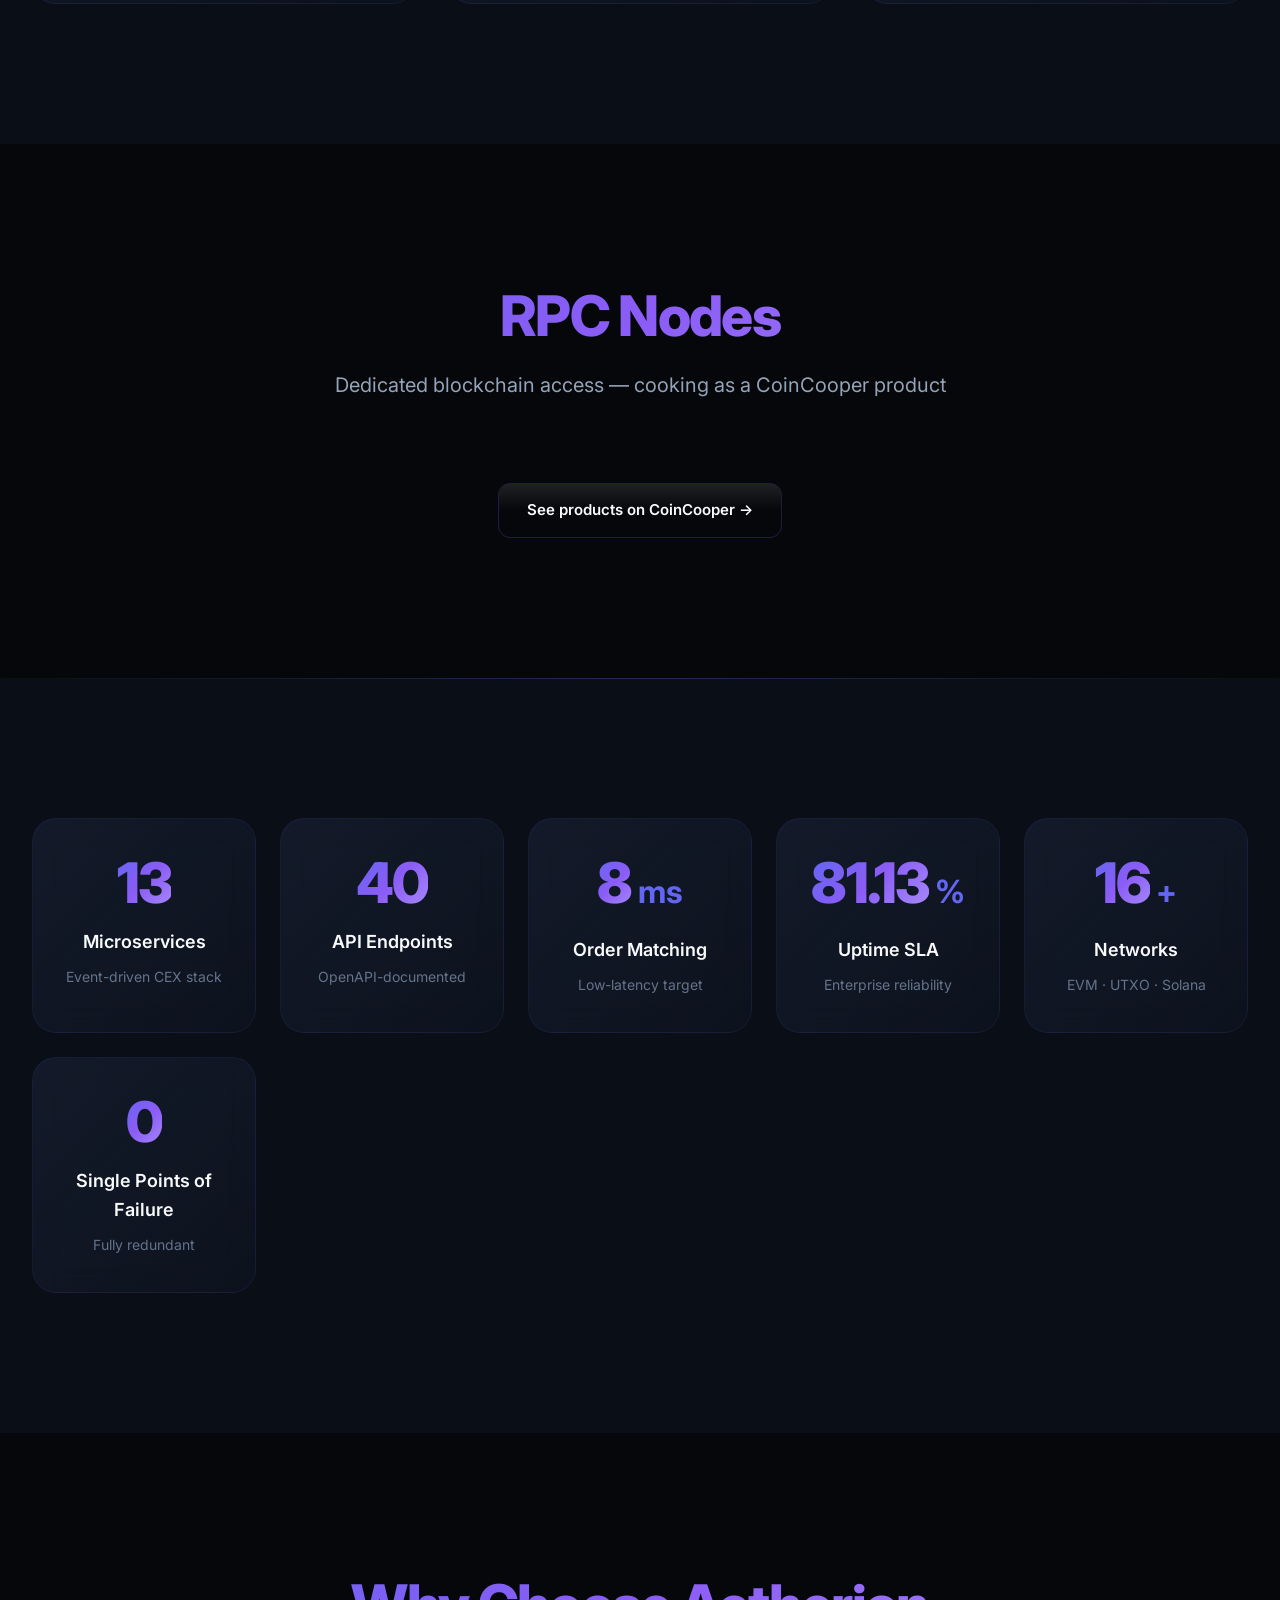
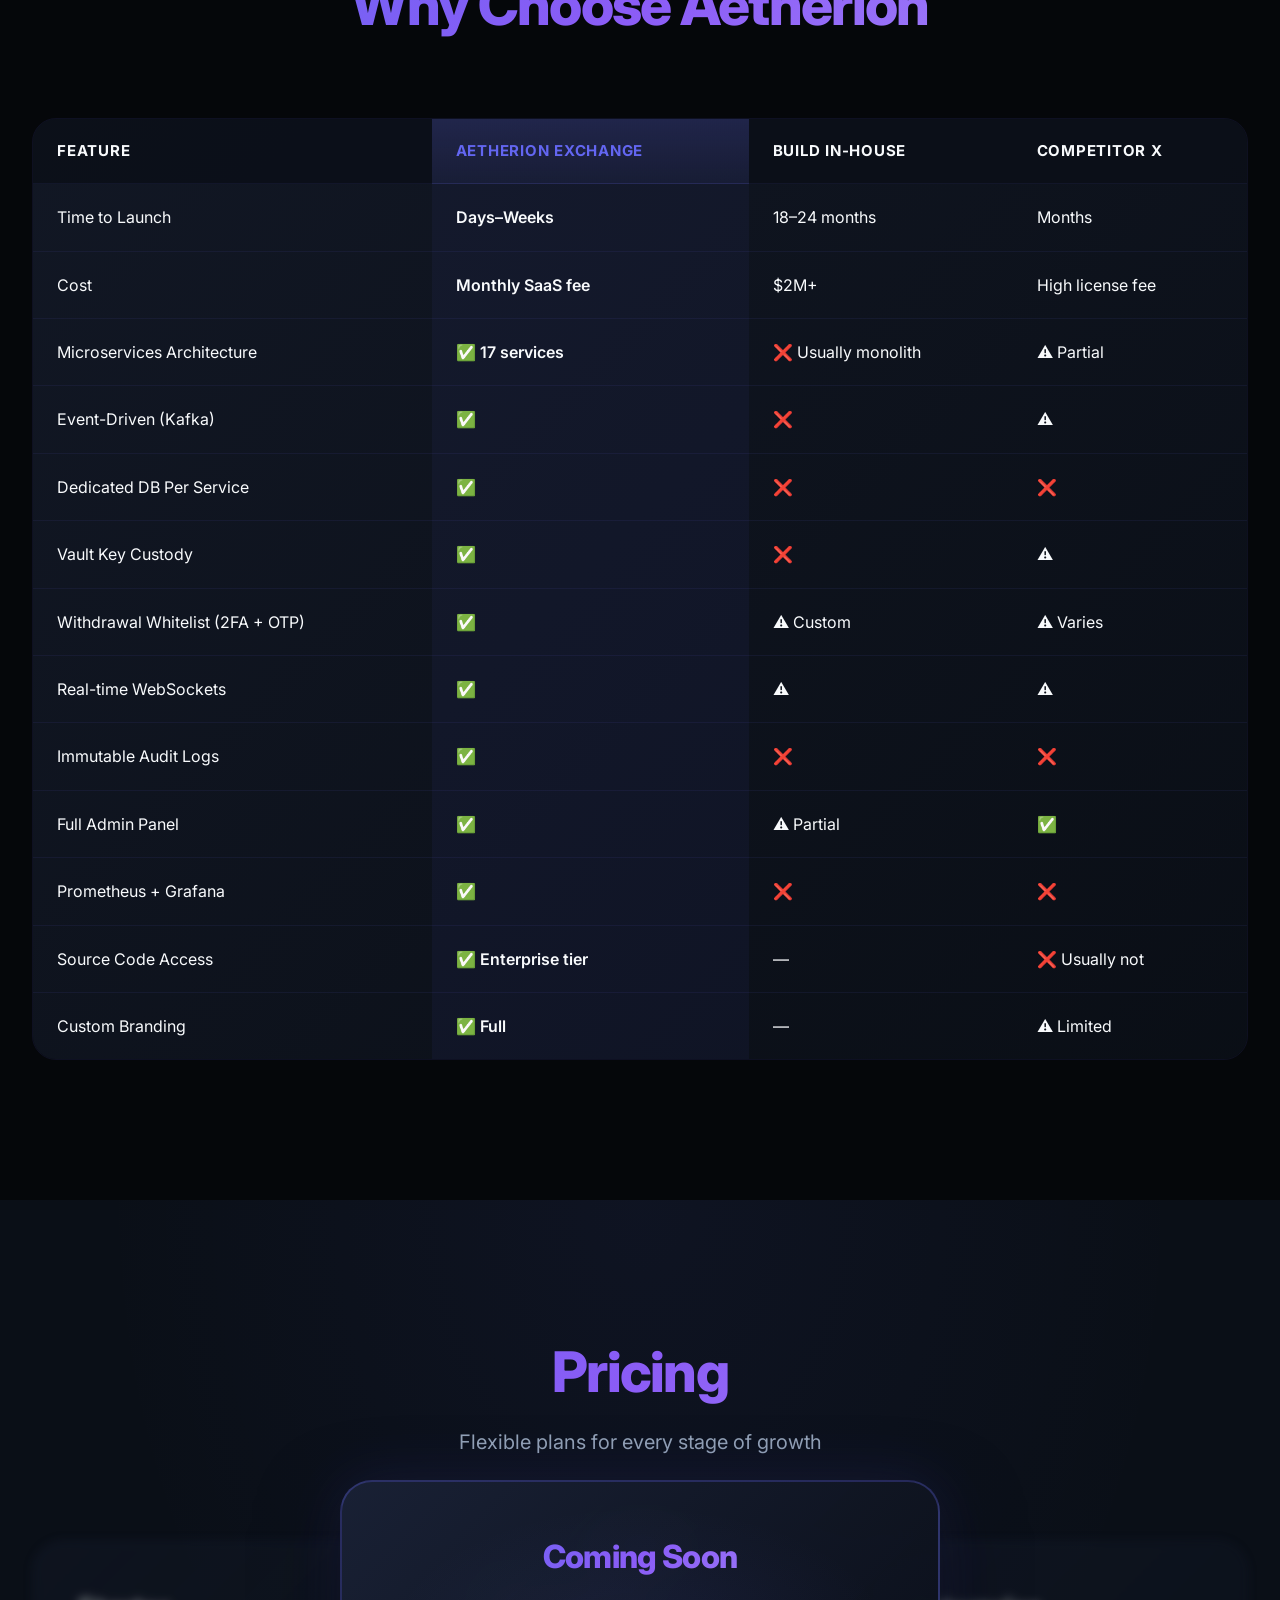
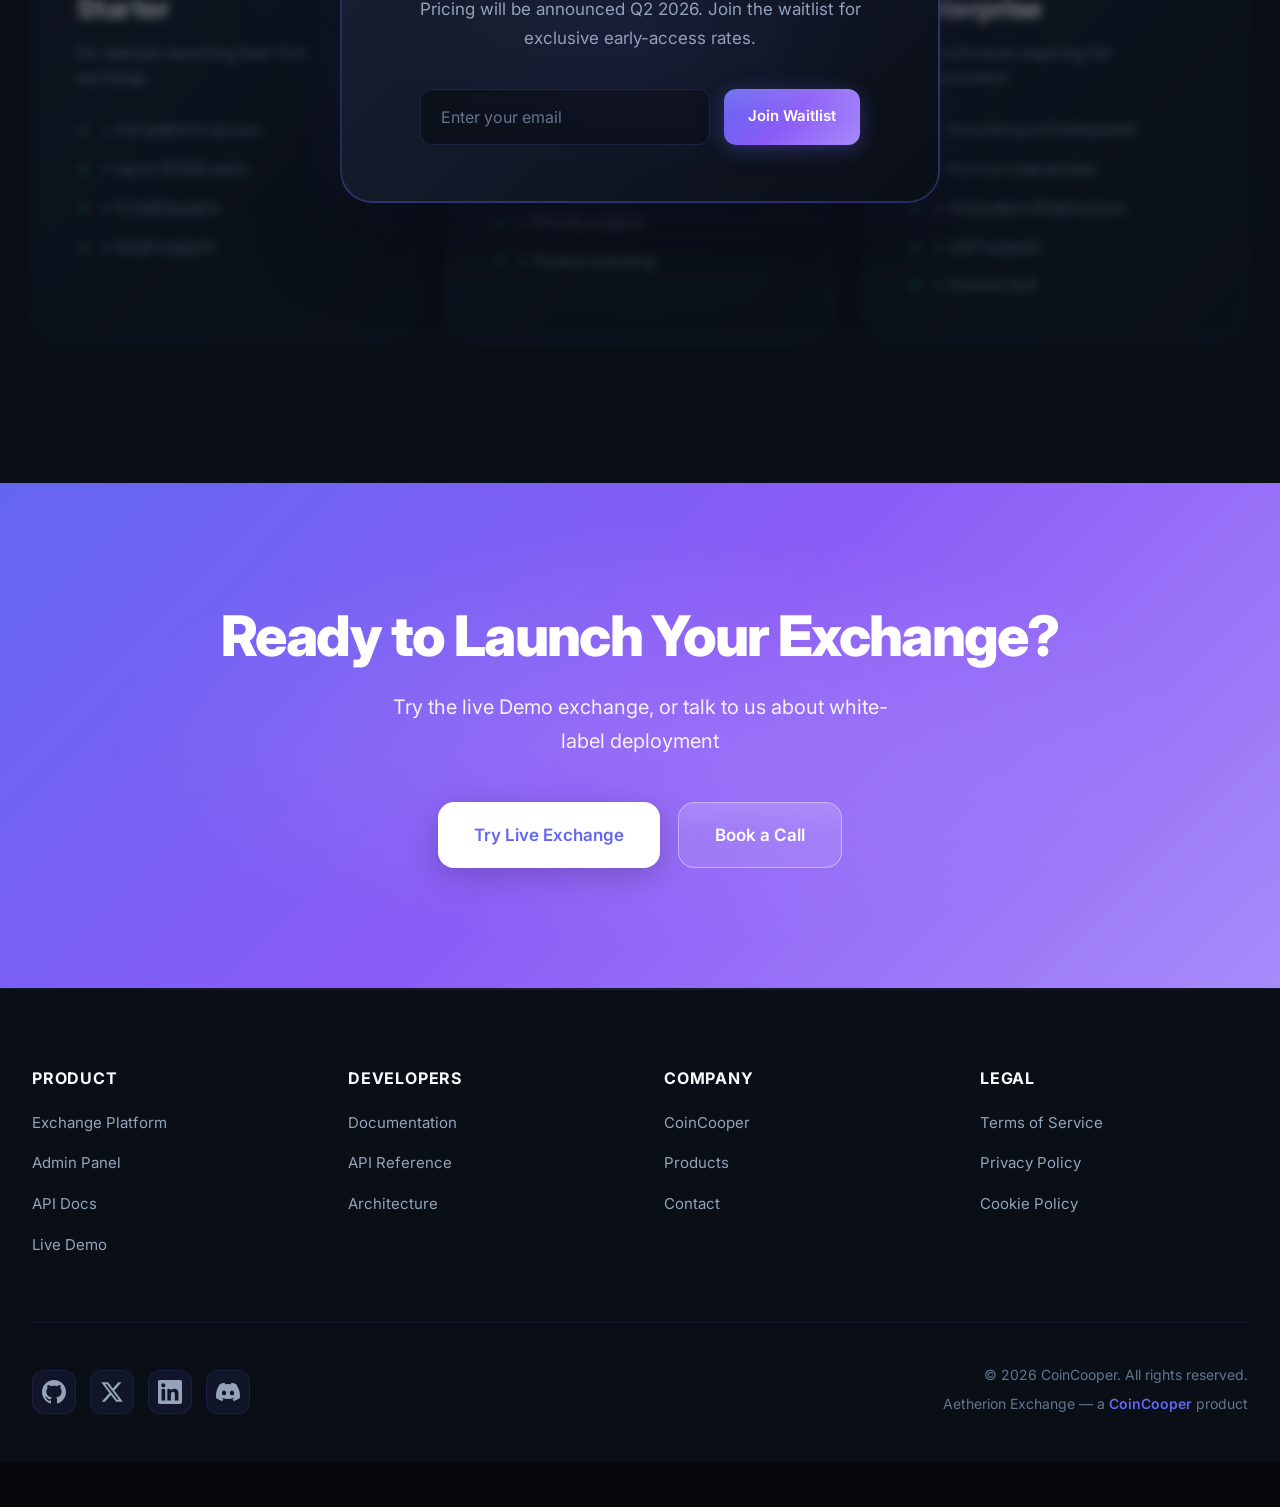
<file: exchange.html>
<!DOCTYPE html>
<html lang="en">
<head>
    <meta charset="UTF-8">
    <meta name="viewport" content="width=device-width, initial-scale=1.0">
    <title>Aetherion Exchange — by CoinCooper</title>
    <meta name="description" content="Deploy a fully operational cryptocurrency exchange under your own brand. Battle-tested microservices. Enterprise security. Launch in days, not years.">
    
    <!-- Open Graph -->
    <meta property="og:title" content="Aetherion Exchange — by CoinCooper">
    <meta property="og:description" content="White-label cryptocurrency exchange platform. Launch your exchange in days with enterprise-grade security and performance.">
    <meta property="og:type" content="website">
    <meta property="og:url" content="https://coincooper.com/exchange.html">
    <meta property="og:image" content="https://coincooper.com/assets/brand/og-image.jpg">
    
    <!-- Twitter Card -->
    <meta name="twitter:card" content="summary_large_image">
    <meta name="twitter:title" content="Aetherion Exchange — by CoinCooper">
    <meta name="twitter:description" content="White-label cryptocurrency exchange platform. Launch your exchange in days.">

    <link rel="icon" href="favicon.ico" sizes="any">
    <link rel="icon" type="image/png" sizes="32x32" href="assets/favicon/favicon-32.png">
    <link rel="icon" type="image/png" sizes="16x16" href="assets/favicon/favicon-16.png">
    <link rel="apple-touch-icon" href="assets/favicon/apple-touch-icon.png">
    <link rel="manifest" href="site.webmanifest">
    <meta name="theme-color" content="#05070a">
    <link rel="preload" as="image" href="assets/brand/logo-nav.webp" type="image/webp">
    
    <!-- Fonts -->
    <link rel="preconnect" href="https://fonts.googleapis.com">
    <link rel="preconnect" href="https://fonts.gstatic.com" crossorigin>
    <link rel="preload" href="https://fonts.googleapis.com/css2?family=Inter:wght@400;600;700&family=JetBrains+Mono:wght@400;500&display=swap" as="style" onload="this.onload=null;this.rel='stylesheet'">
    <noscript><link rel="stylesheet" href="https://fonts.googleapis.com/css2?family=Inter:wght@400;600;700&family=JetBrains+Mono:wght@400;500&display=swap"></noscript>
    
    <!-- Styles -->
    <link rel="stylesheet" href="css/bundle-site.css?v=4">
</head>
<body>
    <!-- Navigation -->
    <nav class="nav" id="mainNav">
        <div class="container nav-container">
            <a href="index.html" class="nav-logo" aria-label="CoinCooper home">
                <picture>
                    <source type="image/webp" srcset="assets/brand/logo-nav.webp">
                    <img src="assets/brand/logo-nav.png" alt="CoinCooper" class="nav-logo-img" width="160" height="160" decoding="async">
                </picture>
            </a>
            
            <button class="nav-toggle" id="navToggle" aria-label="Toggle navigation">
                <span></span>
                <span></span>
                <span></span>
            </button>
            
            <ul class="nav-menu" id="navMenu">
                <li><a href="index.html">Home</a></li>
                <li><a href="#platform">Platform</a></li>
                <li><a href="#withdrawal-security">Security</a></li>
                <li><a href="#architecture">Architecture</a></li>
                <li><a href="https://cex.coincooper.com" target="_blank" rel="noopener">Live Exchange</a></li>
                <li><a href="contact.html">Contact</a></li>
                <li><a href="https://cex.coincooper.com" class="btn btn-primary btn-sm" target="_blank" rel="noopener">Try Demo</a></li>
            </ul>
        </div>
    </nav>

    <!-- Hero Section -->
    <section class="hero">
        <div class="hero-bg">
            <div class="gradient-orb orb-1"></div>
            <div class="gradient-orb orb-2"></div>
            <div class="gradient-orb orb-3"></div>
            <div class="grid-pattern"></div>
        </div>
        
        <div class="container hero-container">
            <div class="hero-content">
                <div class="hero-badge">
                    <span>Aetherion Exchange · by CoinCooper</span>
                </div>
                <h1 class="hero-title">
                    Institutional-Grade<br>
                    <span class="gradient-text">Exchange Infrastructure</span>
                </h1>
                <p class="hero-subtitle">
                    Deploy a fully operational cryptocurrency exchange under your own brand. 
                    Battle-tested microservices. Enterprise security. Zero compromises.
                </p>
                <div class="hero-cta">
                    <a href="https://cex.coincooper.com" class="btn btn-primary btn-lg" target="_blank" rel="noopener">Try Live Exchange</a>
                    <a href="architecture.html" class="btn btn-ghost btn-lg">View Architecture →</a>
                </div>
                
                <div class="trust-bar">
                    <div class="trust-item">
                        <svg width="24" height="24" viewBox="0 0 24 24" fill="none" stroke="currentColor" stroke-width="2">
                            <path d="M12 22s8-4 8-10V5l-8-3-8 3v7c0 6 8 10 8 10z"/>
                        </svg>
                        <span>Vault-Backed Keys</span>
                    </div>
                    <div class="trust-item">
                        <svg width="24" height="24" viewBox="0 0 24 24" fill="none" stroke="currentColor" stroke-width="2">
                            <rect x="3" y="3" width="7" height="7"/><rect x="14" y="3" width="7" height="7"/>
                            <rect x="14" y="14" width="7" height="7"/><rect x="3" y="14" width="7" height="7"/>
                        </svg>
                        <span>17 Microservices</span>
                    </div>
                    <div class="trust-item">
                        <svg width="24" height="24" viewBox="0 0 24 24" fill="none" stroke="currentColor" stroke-width="2">
                            <polyline points="22 12 18 12 15 21 9 3 6 12 2 12"/>
                        </svg>
                        <span>99.99% Uptime SLA</span>
                    </div>
                    <div class="trust-item">
                        <svg width="24" height="24" viewBox="0 0 24 24" fill="none" stroke="currentColor" stroke-width="2">
                            <circle cx="12" cy="12" r="10"/><path d="M12 6v6l4 2"/>
                        </svg>
                        <span>Multi-Chain Support</span>
                    </div>
                </div>
            </div>
            
            <div class="hero-visual">
                <figure class="shot-card shot-card--hero">
                    <picture>
                        <source type="image/webp" srcset="assets/screenshots/01-agora-trade.webp">
                        <img
                            src="assets/screenshots/01-agora-trade.jpg"
                            alt="Aetherion trading UI — BTC/USDT chart, order book, and order ticket"
                            width="1016"
                            height="566"
                            fetchpriority="high"
                            decoding="async"
                        >
                    </picture>
                </figure>
            </div>
        </div>
    </section>

    <!-- Problem/Solution Section -->
    <section class="section problem-solution">
        <div class="container">
            <div class="split-layout">
                <div class="split-left fade-up">
                    <h2 class="section-title">Building an exchange from scratch takes 18-24 months and $2M+</h2>
                    <ul class="problem-list">
                        <li>
                            <span class="problem-number">1</span>
                            <div>
                                <strong>Matching engine complexity</strong>
                                <p>High-frequency order matching with low-latency execution targets</p>
                            </div>
                        </li>
                        <li>
                            <span class="problem-number">2</span>
                            <div>
                                <strong>Blockchain integration nightmares</strong>
                                <p>Multi-chain support, deposit detection, withdrawal processing</p>
                            </div>
                        </li>
                        <li>
                            <span class="problem-number">3</span>
                            <div>
                                <strong>Security compliance requirements</strong>
                                <p>Vault key custody, withdrawal whitelist, audit trails</p>
                            </div>
                        </li>
                        <li>
                            <span class="problem-number">4</span>
                            <div>
                                <strong>KYC/AML infrastructure</strong>
                                <p>Identity verification, document processing, compliance workflows</p>
                            </div>
                        </li>
                        <li>
                            <span class="problem-number">5</span>
                            <div>
                                <strong>Real-time WebSocket feeds</strong>
                                <p>Order book updates, trade streams, user notifications</p>
                            </div>
                        </li>
                        <li>
                            <span class="problem-number">6</span>
                            <div>
                                <strong>Wallet management & key security</strong>
                                <p>HD wallets, hot/cold separation, automated sweeping</p>
                            </div>
                        </li>
                    </ul>
                </div>
                
                <div class="split-right fade-up">
                    <div class="solution-card">
                        <h3>With Aetherion, you launch in days</h3>
                        <ul class="solution-list">
                            <li class="check-item">Complete trading engine ready to deploy</li>
                            <li class="check-item">Multi-chain wallet infrastructure included</li>
                            <li class="check-item">Enterprise security built-in</li>
                            <li class="check-item">KYC/AML workflows pre-configured</li>
                            <li class="check-item">Real-time WebSocket feeds operational</li>
                            <li class="check-item">Vault-backed keys + withdrawal whitelist active</li>
                            <li class="check-item">Full admin panel for management</li>
                            <li class="check-item">White-label ready for your brand</li>
                        </ul>
                        <div class="solution-cta">
                            <a href="https://cex.coincooper.com" class="btn btn-primary" target="_blank" rel="noopener">Try Live Exchange</a>
                        </div>
                    </div>
                </div>
            </div>
        </div>
    </section>

    <!-- Platform Overview -->
    <section class="section platform-overview" id="platform">
        <div class="container">
            <div class="section-header fade-up">
                <h2 class="section-title">Platform Overview</h2>
                <p class="section-subtitle">Everything you need to run a world-class cryptocurrency exchange</p>
            </div>
            
            <div class="bento-grid">
                <div class="bento-card fade-up">
                    <div class="bento-icon">
                        <svg width="32" height="32" viewBox="0 0 24 24" fill="none" stroke="currentColor" stroke-width="2">
                            <line x1="12" y1="1" x2="12" y2="23"/><path d="M17 5H9.5a3.5 3.5 0 0 0 0 7h5a3.5 3.5 0 0 1 0 7H6"/>
                        </svg>
                    </div>
                    <h3>Trading Engine</h3>
                    <p>High-performance order matching with limit, market, and stop orders. Real-time order book streamed over WebSockets.</p>
                    <div class="bento-visual orderbook-animation"></div>
                </div>
                
                <div class="bento-card fade-up">
                    <div class="bento-icon">
                        <svg width="32" height="32" viewBox="0 0 24 24" fill="none" stroke="currentColor" stroke-width="2">
                            <rect x="1" y="4" width="22" height="16" rx="2" ry="2"/><line x1="1" y1="10" x2="23" y2="10"/>
                        </svg>
                    </div>
                    <h3>Wallet Infrastructure</h3>
                    <p>HD wallets, multi-chain deposits, hot/warm/cold custody tiers, automated sweeps, and address whitelist for withdrawals.</p>
                    <div class="bento-visual wallet-animation"></div>
                </div>
                
                <div class="bento-card fade-up">
                    <div class="bento-icon">
                        <svg width="32" height="32" viewBox="0 0 24 24" fill="none" stroke="currentColor" stroke-width="2">
                            <rect x="1" y="3" width="15" height="13"/><polygon points="16 8 20 8 23 11 23 16 16 16 16 8"/>
                            <circle cx="5.5" cy="18.5" r="2.5"/><circle cx="18.5" cy="18.5" r="2.5"/>
                        </svg>
                    </div>
                    <h3>Blockchain Monitor</h3>
                    <p>Real-time deposit detection, configurable confirmations, mempool monitoring, automated settlement.</p>
                    <div class="bento-visual blockchain-animation"></div>
                </div>
                
                <div class="bento-card fade-up">
                    <div class="bento-icon">
                        <svg width="32" height="32" viewBox="0 0 24 24" fill="none" stroke="currentColor" stroke-width="2">
                            <path d="M16 21v-2a4 4 0 0 0-4-4H5a4 4 0 0 0-4 4v2"/><circle cx="8.5" cy="7" r="4"/>
                            <polyline points="17 11 19 13 23 9"/>
                        </svg>
                    </div>
                    <h3>KYC/AML Suite</h3>
                    <p>Built-in identity verification workflows, document upload, compliance dashboard, user risk scoring.</p>
                </div>
                
                <div class="bento-card fade-up">
                    <div class="bento-icon">
                        <svg width="32" height="32" viewBox="0 0 24 24" fill="none" stroke="currentColor" stroke-width="2">
                            <rect x="3" y="3" width="18" height="18" rx="2" ry="2"/>
                            <line x1="3" y1="9" x2="21" y2="9"/><line x1="9" y1="21" x2="9" y2="9"/>
                        </svg>
                    </div>
                    <h3>Admin Command Center</h3>
                    <p>Sentinel admin — users, markets, fees, deposits/withdrawals, whitelist revoke, custody, treasury, and system health.</p>
                </div>
                
                <div class="bento-card fade-up">
                    <div class="bento-icon">
                        <svg width="32" height="32" viewBox="0 0 24 24" fill="none" stroke="currentColor" stroke-width="2">
                            <polyline points="22 12 18 12 15 21 9 3 6 12 2 12"/>
                        </svg>
                    </div>
                    <h3>Real-Time Everything</h3>
                    <p>WebSocket feeds for orderbook, trades, tickers, user balances. Transactional email and alerts via Hermes (SMTP / providers).</p>
                    <div class="bento-visual pulse-animation"></div>
                </div>
            </div>
        </div>
    </section>

    <!-- Withdrawal Security -->
    <section class="section withdrawal-security" id="withdrawal-security">
        <div class="container">
            <div class="section-header fade-up">
                <h2 class="section-title">Withdrawal Security</h2>
                <p class="section-subtitle">Destination addresses are not trusted until users prove ownership — twice</p>
            </div>

            <div class="wl-steps fade-up">
                <div class="wl-step">
                    <span class="wl-step-num">01</span>
                    <h3>Add address</h3>
                    <p>Pending until verified — not usable for payouts yet.</p>
                </div>
                <div class="wl-step">
                    <span class="wl-step-num">02</span>
                    <h3>Confirm 2FA</h3>
                    <p>Janus TOTP. If 2FA is off, Agora sends the user to set it up.</p>
                </div>
                <div class="wl-step">
                    <span class="wl-step-num">03</span>
                    <h3>Email OTP</h3>
                    <p>Hermes emails a one-time code. Three failures resets the flow.</p>
                </div>
                <div class="wl-step">
                    <span class="wl-step-num">04</span>
                    <h3>Admin oversight</h3>
                    <p>Sentinel can list and revoke any destination instantly.</p>
                </div>
            </div>

            <div class="live-demo-cta fade-up">
                <p>See wallets, trading, whitelist, and admin tools in the live UAT exchange.</p>
                <a href="https://cex.coincooper.com" class="btn btn-primary btn-lg" target="_blank" rel="noopener">Open cex.coincooper.com →</a>
            </div>
        </div>
    </section>

    <!-- Architecture Section -->
    <section class="section architecture-section" id="architecture">
        <div class="container">
            <div class="section-header fade-up">
                <h2 class="section-title">The Engine Room</h2>
                <p class="section-subtitle">Battle-tested microservices architecture powering institutional-grade exchanges</p>
            </div>
            
            <div class="architecture-diagram fade-up">
                <div class="arch-layer">
                    <div class="arch-node gateway">
                        <strong>ENVOY API GATEWAY</strong>
                        <span>TLS · Routing · Rate Limiting</span>
                    </div>
                </div>
                
                <div class="arch-layer">
                    <div class="arch-node service">
                        <strong>JANUS</strong>
                        <span>Auth · KYC · RBAC</span>
                    </div>
                    <div class="arch-node service">
                        <strong>APOLLO</strong>
                        <span>Trading Engine</span>
                    </div>
                    <div class="arch-node service">
                        <strong>POSEIDON</strong>
                        <span>Wallets · Whitelist</span>
                    </div>
                    <div class="arch-node service">
                        <strong>ARGOS</strong>
                        <span>Chain · Deposits</span>
                    </div>
                    <div class="arch-node service">
                        <strong>ECHO</strong>
                        <span>WebSocket Feed</span>
                    </div>
                </div>
                
                <div class="arch-layer">
                    <div class="arch-node kafka">
                        <strong>APACHE KAFKA EVENT BUS</strong>
                        <span>Event-Driven Messaging</span>
                    </div>
                </div>
                
                <div class="arch-layer">
                    <div class="arch-node service">
                        <strong>HERMES</strong>
                        <span>Notifications</span>
                    </div>
                    <div class="arch-node service">
                        <strong>ADMIN</strong>
                        <span>Admin BFF</span>
                    </div>
                    <div class="arch-node service">
                        <strong>PLUTUS</strong>
                        <span>Treasury · Fees</span>
                    </div>
                    <div class="arch-node service">
                        <strong>FEE-SERVICE</strong>
                        <span>Tiers · Pairs</span>
                    </div>
                    <div class="arch-node service">
                        <strong>SENTINEL</strong>
                        <span>Admin UI</span>
                    </div>
                    <div class="arch-node service">
                        <strong>AGORA</strong>
                        <span>Exchange UI</span>
                    </div>
                </div>
            </div>
            
            <div class="services-grid">
                <div class="service-card fade-up">
                    <h4>Envoy <span class="service-subtitle">Edge Gateway</span></h4>
                    <p>API gateway for TLS termination, request routing, and rate limiting — the single entry to the exchange APIs</p>
                    <div class="service-tech">Envoy Proxy · TLS · HTTP/2</div>
                </div>

                <div class="service-card fade-up">
                    <h4>Janus <span class="service-subtitle">God of Doorways</span></h4>
                    <p>Authentication, JWT sessions, KYC workflows, Casbin RBAC, TOTP 2FA, user and operator management</p>
                    <div class="service-tech">Go · PostgreSQL · Redis · Casbin</div>
                </div>
                
                <div class="service-card fade-up">
                    <h4>Apollo <span class="service-subtitle">God of Order</span></h4>
                    <p>Matching engine for limit/market/stop orders, balances, candles (InfluxDB), and real-time order books</p>
                    <div class="service-tech">Go · PostgreSQL · Kafka · InfluxDB</div>
                </div>
                
                <div class="service-card fade-up">
                    <h4>Poseidon <span class="service-subtitle">God of the Sea</span></h4>
                    <p>HD wallets, multi-chain addresses, Vault custody, withdrawals, and destination whitelist (2FA + email OTP via Hermes)</p>
                    <div class="service-tech">Go · PostgreSQL · Vault · Hermes</div>
                </div>
                
                <div class="service-card fade-up">
                    <h4>Argos <span class="service-subtitle">All-Seeing Giant</span></h4>
                    <p>On-chain deposit detection, withdrawal broadcast, sweeps, and mempool watching across EVM, UTXO, and Solana</p>
                    <div class="service-tech">Go · PostgreSQL · Kafka · gRPC</div>
                </div>
                
                <div class="service-card fade-up">
                    <h4>Hermes <span class="service-subtitle">Messenger God</span></h4>
                    <p>Transactional email and alerts — whitelist OTP, templates, delivery tracking; SMTP in prod, MailHog in UAT</p>
                    <div class="service-tech">Go · PostgreSQL · Kafka · SMTP</div>
                </div>
                
                <div class="service-card fade-up">
                    <h4>Echo <span class="service-subtitle">Nymph of Sound</span></h4>
                    <p>WebSocket feeds — orderbook, trades, tickers, user and admin streams</p>
                    <div class="service-tech">Go · Kafka · WebSocket</div>
                </div>

                <div class="service-card fade-up">
                    <h4>Admin BFF <span class="service-subtitle">The Proxy</span></h4>
                    <p>Operator API gateway — authenticates Sentinel sessions and proxies Poseidon, Apollo, Argos, Hermes, and fee-service</p>
                    <div class="service-tech">Go · JWT · Circuit breakers</div>
                </div>

                <div class="service-card fade-up">
                    <h4>Plutus <span class="service-subtitle">God of Wealth</span></h4>
                    <p>Treasury and revenue — fee collection, platform balances, financial summaries for Sentinel Treasury Ops</p>
                    <div class="service-tech">Go · PostgreSQL · REST</div>
                </div>

                <div class="service-card fade-up">
                    <h4>Fee Service <span class="service-subtitle">The Ledger of Rates</span></h4>
                    <p>Maker/taker fee tiers, pair overrides, and user tier assignments used during matching and settlement</p>
                    <div class="service-tech">Go · PostgreSQL · REST</div>
                </div>

                <div class="service-card fade-up">
                    <h4>Sentinel <span class="service-subtitle">The Watchman</span></h4>
                    <p>Operator admin — users, markets, fees, deposits/withdrawals, whitelist, custody, treasury, RBAC</p>
                    <div class="service-tech">Vue 3 · Vite · TanStack Query</div>
                </div>

                <div class="service-card fade-up">
                    <h4>Agora <span class="service-subtitle">The Marketplace</span></h4>
                    <p>User exchange UI — trading, wallets, deposits/withdrawals, 2FA setup, whitelist verification</p>
                    <div class="service-tech">Next.js · React · WebSocket</div>
                </div>
            </div>
            
            <div class="cta-banner fade-up">
                <a href="architecture.html" class="btn btn-primary">Explore Full Architecture →</a>
            </div>
        </div>
    </section>

    <!-- Tech Stack -->
    <section class="section tech-stack">
        <div class="container">
            <div class="section-header fade-up">
                <h2 class="section-title">Built With Enterprise-Grade Technology</h2>
            </div>
            
            <div class="tech-categories">
                <div class="tech-category fade-up">
                    <h3>Backend & Infrastructure</h3>
                    <div class="tech-tags">
                        <span class="tech-tag">Go (Golang)</span>
                        <span class="tech-tag">PostgreSQL 15</span>
                        <span class="tech-tag">Apache Kafka</span>
                        <span class="tech-tag">Redis 7</span>
                        <span class="tech-tag">HashiCorp Vault</span>
                        <span class="tech-tag">gRPC + REST</span>
                        <span class="tech-tag">HMAC-SHA256</span>
                    </div>
                </div>
                
                <div class="tech-category fade-up">
                    <h3>Frontend</h3>
                    <div class="tech-tags">
                        <span class="tech-tag">Next.js (Agora)</span>
                        <span class="tech-tag">Vue 3 (Sentinel)</span>
                        <span class="tech-tag">WebSocket</span>
                        <span class="tech-tag">OpenAPI clients</span>
                    </div>
                </div>
                
                <div class="tech-category fade-up">
                    <h3>Security</h3>
                    <div class="tech-tags">
                        <span class="tech-tag">JWT (RS256)</span>
                        <span class="tech-tag">Casbin RBAC</span>
                        <span class="tech-tag">TLS 1.3 + mTLS</span>
                        <span class="tech-tag">PostgreSQL TDE</span>
                        <span class="tech-tag">Vault Secrets</span>
                        <span class="tech-tag">Rate Limiting</span>
                    </div>
                </div>
                
                <div class="tech-category fade-up">
                    <h3>DevOps & Monitoring</h3>
                    <div class="tech-tags">
                        <span class="tech-tag">Docker</span>
                        <span class="tech-tag">Envoy Proxy</span>
                        <span class="tech-tag">Prometheus</span>
                        <span class="tech-tag">Grafana</span>
                        <span class="tech-tag">InfluxDB</span>
                        <span class="tech-tag">MailHog (UAT)</span>
                        <span class="tech-tag">GitHub Actions</span>
                    </div>
                </div>
            </div>
        </div>
    </section>

    <!-- Security Section -->

    <section class="section security-section" id="security">
        <div class="container">
            <div class="section-header fade-up">
                <h2 class="section-title">Security Fortress</h2>
                <p class="section-subtitle">Enterprise-grade security protecting billions in digital assets</p>
            </div>
            
            <div class="security-visual">
                <div class="security-shield">
                    <div class="shield-layer layer-1">
                        <svg viewBox="0 0 200 220" fill="none">
                            <path d="M100 10L20 50v60c0 55 80 100 80 100s80-45 80-100V50L100 10z" stroke="url(#shieldGrad)" stroke-width="2" fill="url(#shieldFill)"/>
                            <defs>
                                <linearGradient id="shieldGrad" x1="0" y1="0" x2="200" y2="220">
                                    <stop offset="0%" stop-color="#6366f1"/>
                                    <stop offset="50%" stop-color="#8b5cf6"/>
                                    <stop offset="100%" stop-color="#a78bfa"/>
                                </linearGradient>
                                <linearGradient id="shieldFill" x1="0" y1="0" x2="200" y2="220">
                                    <stop offset="0%" stop-color="rgba(99,102,241,0.1)"/>
                                    <stop offset="100%" stop-color="rgba(99,102,241,0.05)"/>
                                </linearGradient>
                            </defs>
                        </svg>
                    </div>
                    <div class="shield-layer layer-2">
                        <div class="security-feature-item">
                            <div class="feature-icon">🔐</div>
                            <div class="feature-text">
                                <h4>Vault Key Custody</h4>
                                <p>HD wallets, hot/warm/cold tiers, Vault secrets</p>
                            </div>
                        </div>
                    </div>
                    <div class="shield-layer layer-3">
                        <div class="security-feature-item">
                            <div class="feature-icon">🛡️</div>
                            <div class="feature-text">
                                <h4>Zero-Trust Architecture</h4>
                                <p>HMAC + JWT authentication</p>
                            </div>
                        </div>
                    </div>
                    <div class="shield-layer layer-4">
                        <div class="security-feature-item">
                            <div class="feature-icon">📊</div>
                            <div class="feature-text">
                                <h4>Immutable Audit Trail</h4>
                                <p>Cryptographic hash-chain logging</p>
                            </div>
                        </div>
                    </div>
                    <div class="shield-layer layer-5">
                        <div class="security-feature-item">
                            <div class="feature-icon">🔒</div>
                            <div class="feature-text">
                                <h4>Vault-Backed Secrets</h4>
                                <p>HashiCorp Vault with rotation</p>
                            </div>
                        </div>
                    </div>
                </div>
                
                <div class="security-features-grid">
                    <div class="security-feature-card fade-up">
                        <div class="feature-glow"></div>
                        <div class="feature-icon-lg">🔐</div>
                        <h3>Vault Key Custody</h3>
                        <p>HD wallets with hot/warm/cold tiers. Private keys sealed in HashiCorp Vault — never in app config</p>
                        <div class="feature-tag">Keys</div>
                    </div>
                    
                    <div class="security-feature-card fade-up">
                        <div class="feature-glow"></div>
                        <div class="feature-icon-lg">🛡️</div>
                        <h3>Zero-Trust Architecture</h3>
                        <p>Every service authenticates every request using HMAC + JWT. No implicit trust between components</p>
                        <div class="feature-tag">Network</div>
                    </div>
                    
                    <div class="security-feature-card fade-up">
                        <div class="feature-glow"></div>
                        <div class="feature-icon-lg">📊</div>
                        <h3>Immutable Audit Trail</h3>
                        <p>Cryptographic hash-chain audit logging. Tamper-proof records of all system operations</p>
                        <div class="feature-tag">Compliance</div>
                    </div>
                    
                    <div class="security-feature-card fade-up">
                        <div class="feature-glow"></div>
                        <div class="feature-icon-lg">🔒</div>
                        <h3>Vault-Backed Secrets</h3>
                        <p>No hardcoded credentials. All secrets managed by HashiCorp Vault with automatic rotation</p>
                        <div class="feature-tag">Secrets</div>
                    </div>
                    
                    <div class="security-feature-card fade-up">
                        <div class="feature-glow"></div>
                        <div class="feature-icon-lg">🌐</div>
                        <h3>DDoS Protection Ready</h3>
                        <p>Rate limiting, circuit breakers, backpressure handling, automatic traffic shaping</p>
                        <div class="feature-tag">Infrastructure</div>
                    </div>
                    
                    <div class="security-feature-card fade-up">
                        <div class="feature-glow"></div>
                        <div class="feature-icon-lg">🧬</div>
                        <h3>GDPR Ready Patterns</h3>
                        <p>Data isolation per service, retention hooks, and privacy-minded defaults for exchange operators</p>
                        <div class="feature-tag">Privacy</div>
                    </div>

                    <div class="security-feature-card fade-up">
                        <div class="feature-glow"></div>
                        <div class="feature-icon-lg">✉️</div>
                        <h3>Withdrawal Step-Up Auth</h3>
                        <p>Whitelist destinations require TOTP + email OTP before any funds can leave the platform</p>
                        <div class="feature-tag">Withdrawals</div>
                    </div>
                </div>
            </div>
        </div>
    </section>

    <!-- White-Label Section -->
    <section class="section white-label-section">
        <div class="container">
            <div class="section-header fade-up">
                <h2 class="section-title">Your Brand, Our Engine</h2>
                <p class="section-subtitle">Complete white-label customization for your exchange</p>
            </div>
            
            <div class="customization-grid">
                <div class="customization-item fade-up">
                    <svg width="48" height="48" viewBox="0 0 24 24" fill="none" stroke="currentColor" stroke-width="2">
                        <circle cx="12" cy="12" r="3"/><path d="M12 1v6m0 6v6m5.2-13.2l-4.2 4.2m0 6l4.2 4.2M23 12h-6m-6 0H1m18.2 5.2l-4.2-4.2m0-6l4.2-4.2"/>
                    </svg>
                    <h3>Logo & Brand Colors</h3>
                    <p>Full theme customization matching your brand identity</p>
                </div>
                
                <div class="customization-item fade-up">
                    <svg width="48" height="48" viewBox="0 0 24 24" fill="none" stroke="currentColor" stroke-width="2">
                        <circle cx="12" cy="12" r="10"/><line x1="2" y1="12" x2="22" y2="12"/><path d="M12 2a15.3 15.3 0 0 1 4 10 15.3 15.3 0 0 1-4 10 15.3 15.3 0 0 1-4-10 15.3 15.3 0 0 1 4-10z"/>
                    </svg>
                    <h3>Custom Domain</h3>
                    <p>Deploy on your own domain (e.g., exchange.yourcompany.com)</p>
                </div>
                
                <div class="customization-item fade-up">
                    <svg width="48" height="48" viewBox="0 0 24 24" fill="none" stroke="currentColor" stroke-width="2">
                        <path d="M4 4h16c1.1 0 2 .9 2 2v12c0 1.1-.9 2-2 2H4c-1.1 0-2-.9-2-2V6c0-1.1.9-2 2-2z"/>
                        <polyline points="22,6 12,13 2,6"/>
                    </svg>
                    <h3>Email Templates</h3>
                    <p>Branded notification emails and transactional messages</p>
                </div>
                
                <div class="customization-item fade-up">
                    <svg width="48" height="48" viewBox="0 0 24 24" fill="none" stroke="currentColor" stroke-width="2">
                        <line x1="12" y1="1" x2="12" y2="23"/><path d="M17 5H9.5a3.5 3.5 0 0 0 0 7h5a3.5 3.5 0 0 1 0 7H6"/>
                    </svg>
                    <h3>Fee Structure</h3>
                    <p>Configure maker/taker fees, withdrawal fees, custom pricing tiers</p>
                </div>
                
                <div class="customization-item fade-up">
                    <svg width="48" height="48" viewBox="0 0 24 24" fill="none" stroke="currentColor" stroke-width="2">
                        <polyline points="22 12 18 12 15 21 9 3 6 12 2 12"/>
                    </svg>
                    <h3>Trading Pairs</h3>
                    <p>Select which cryptocurrencies and trading pairs to offer</p>
                </div>
                
                <div class="customization-item fade-up">
                    <svg width="48" height="48" viewBox="0 0 24 24" fill="none" stroke="currentColor" stroke-width="2">
                        <path d="M16 21v-2a4 4 0 0 0-4-4H5a4 4 0 0 0-4 4v2"/><circle cx="8.5" cy="7" r="4"/>
                        <polyline points="17 11 19 13 23 9"/>
                    </svg>
                    <h3>KYC Workflows</h3>
                    <p>Customize verification levels and compliance requirements</p>
                </div>
            </div>
        </div>
    </section>

    <!-- RPC teaser — product cooking on company home -->
    <section class="section rpc-section" id="rpc-nodes">
        <div class="container">
            <div class="section-header fade-up">
                <h2 class="section-title">RPC Nodes</h2>
                <p class="section-subtitle">Dedicated blockchain access — cooking as a CoinCooper product</p>
            </div>
            <div class="cta-banner fade-up">
                <a href="index.html#products" class="btn btn-ghost">See products on CoinCooper →</a>
            </div>
        </div>
    </section>

    <!-- Stats Section -->
    <section class="section stats-section">
        <div class="container">
            <div class="stats-grid">
                <div class="stat-card fade-up">
                    <div class="stat-number" data-target="17">0</div>
                    <div class="stat-label">Microservices</div>
                    <div class="stat-description">Event-driven CEX stack</div>
                </div>
                
                <div class="stat-card fade-up">
                    <div class="stat-number" data-target="50">0</div>
                    <div class="stat-label">API Endpoints</div>
                    <div class="stat-description">OpenAPI-documented</div>
                </div>
                
                <div class="stat-card fade-up">
                    <div class="stat-number" data-target="10">0</div>
                    <div class="stat-suffix">ms</div>
                    <div class="stat-label">Order Matching</div>
                    <div class="stat-description">Low-latency target</div>
                </div>
                
                <div class="stat-card fade-up">
                    <div class="stat-number" data-target="99.99">0</div>
                    <div class="stat-suffix">%</div>
                    <div class="stat-label">Uptime SLA</div>
                    <div class="stat-description">Enterprise reliability</div>
                </div>
                
                <div class="stat-card fade-up">
                    <div class="stat-number" data-target="20">0</div>
                    <div class="stat-suffix">+</div>
                    <div class="stat-label">Networks</div>
                    <div class="stat-description">EVM · UTXO · Solana</div>
                </div>
                
                <div class="stat-card fade-up">
                    <div class="stat-number" data-target="0">0</div>
                    <div class="stat-label">Single Points of Failure</div>
                    <div class="stat-description">Fully redundant</div>
                </div>
            </div>
        </div>
    </section>

    <!-- Comparison Table -->
    <section class="section comparison-section">
        <div class="container">
            <div class="section-header fade-up">
                <h2 class="section-title">Why Choose Aetherion</h2>
            </div>
            
            <div class="comparison-table-wrapper fade-up">
                <table class="comparison-table">
                    <thead>
                        <tr>
                            <th>Feature</th>
                            <th class="highlight">Aetherion Exchange</th>
                            <th>Build In-House</th>
                            <th>Competitor X</th>
                        </tr>
                    </thead>
                    <tbody>
                        <tr>
                            <td>Time to Launch</td>
                            <td class="highlight">Days–Weeks</td>
                            <td>18–24 months</td>
                            <td>Months</td>
                        </tr>
                        <tr>
                            <td>Cost</td>
                            <td class="highlight">Monthly SaaS fee</td>
                            <td>$2M+</td>
                            <td>High license fee</td>
                        </tr>
                        <tr>
                            <td>Microservices Architecture</td>
                            <td class="highlight">✅ 17 services</td>
                            <td>❌ Usually monolith</td>
                            <td>⚠️ Partial</td>
                        </tr>
                        <tr>
                            <td>Event-Driven (Kafka)</td>
                            <td class="highlight">✅</td>
                            <td>❌</td>
                            <td>⚠️</td>
                        </tr>
                        <tr>
                            <td>Dedicated DB Per Service</td>
                            <td class="highlight">✅</td>
                            <td>❌</td>
                            <td>❌</td>
                        </tr>
                        <tr>
                            <td>Vault Key Custody</td>
                            <td class="highlight">✅</td>
                            <td>❌</td>
                            <td>⚠️</td>
                        </tr>
                        <tr>
                            <td>Withdrawal Whitelist (2FA + OTP)</td>
                            <td class="highlight">✅</td>
                            <td>⚠️ Custom</td>
                            <td>⚠️ Varies</td>
                        </tr>
                        <tr>
                            <td>Real-time WebSockets</td>
                            <td class="highlight">✅</td>
                            <td>⚠️</td>
                            <td>⚠️</td>
                        </tr>
                        <tr>
                            <td>Immutable Audit Logs</td>
                            <td class="highlight">✅</td>
                            <td>❌</td>
                            <td>❌</td>
                        </tr>
                        <tr>
                            <td>Full Admin Panel</td>
                            <td class="highlight">✅</td>
                            <td>⚠️ Partial</td>
                            <td>✅</td>
                        </tr>
                        <tr>
                            <td>Prometheus + Grafana</td>
                            <td class="highlight">✅</td>
                            <td>❌</td>
                            <td>❌</td>
                        </tr>
                        <tr>
                            <td>Source Code Access</td>
                            <td class="highlight">✅ Enterprise tier</td>
                            <td>—</td>
                            <td>❌ Usually not</td>
                        </tr>
                        <tr>
                            <td>Custom Branding</td>
                            <td class="highlight">✅ Full</td>
                            <td>—</td>
                            <td>⚠️ Limited</td>
                        </tr>
                    </tbody>
                </table>
            </div>
        </div>
    </section>

    <!-- Pricing Section -->
    <section class="section pricing-section">
        <div class="container">
            <div class="section-header fade-up">
                <h2 class="section-title">Pricing</h2>
                <p class="section-subtitle">Flexible plans for every stage of growth</p>
            </div>
            
            <div class="pricing-grid">
                <div class="pricing-card fade-up">
                    <div class="pricing-tier">Starter</div>
                    <div class="pricing-description">For startups launching their first exchange</div>
                    <div class="pricing-features">
                        <div class="pricing-feature">✓ Full platform access</div>
                        <div class="pricing-feature">✓ Up to 10,000 users</div>
                        <div class="pricing-feature">✓ 5 trading pairs</div>
                        <div class="pricing-feature">✓ Email support</div>
                    </div>
                </div>
                
                <div class="pricing-card featured fade-up">
                    <div class="pricing-badge">Popular</div>
                    <div class="pricing-tier">Professional</div>
                    <div class="pricing-description">For growing businesses needing scale</div>
                    <div class="pricing-features">
                        <div class="pricing-feature">✓ Everything in Starter</div>
                        <div class="pricing-feature">✓ Unlimited users</div>
                        <div class="pricing-feature">✓ Unlimited trading pairs</div>
                        <div class="pricing-feature">✓ Priority support</div>
                        <div class="pricing-feature">✓ Custom branding</div>
                    </div>
                </div>
                
                <div class="pricing-card fade-up">
                    <div class="pricing-tier">Enterprise</div>
                    <div class="pricing-description">For institutions requiring full customization</div>
                    <div class="pricing-features">
                        <div class="pricing-feature">✓ Everything in Professional</div>
                        <div class="pricing-feature">✓ Source code access</div>
                        <div class="pricing-feature">✓ Dedicated infrastructure</div>
                        <div class="pricing-feature">✓ 24/7 support</div>
                        <div class="pricing-feature">✓ Custom SLA</div>
                    </div>
                </div>
            </div>
            
            <div class="pricing-overlay">
                <div class="pricing-coming-soon">
                    <h3>Coming Soon</h3>
                    <p>Pricing will be announced Q2 2026. Join the waitlist for exclusive early-access rates.</p>
                    <form class="waitlist-form" id="waitlistForm">
                        <input type="email" name="email" placeholder="Enter your email" required>
                        <button type="submit" class="btn btn-primary">Join Waitlist</button>
                    </form>
                    <div class="waitlist-success" style="display: none;">
                        <div class="success-icon">✓</div>
                        <h4>You're on the list!</h4>
                        <p>We'll notify you when pricing is announced.</p>
                    </div>
                </div>
            </div>
        </div>
    </section>

    <!-- Final CTA -->
    <section class="section cta-section" id="demo">
        <div class="container">
            <div class="cta-content fade-up">
                <h2>Ready to Launch Your Exchange?</h2>
                <p>Try the live Demo exchange, or talk to us about white-label deployment</p>
                <div class="cta-buttons">
                    <a href="https://cex.coincooper.com" class="btn btn-primary btn-lg" target="_blank" rel="noopener">Try Live Exchange</a>
                    <a href="contact.html" class="btn btn-ghost btn-lg">Book a Call</a>
                </div>
            </div>
        </div>
    </section>

    <!-- Footer -->
    <footer class="footer">
        <div class="container">
            <div class="footer-grid">
                <div class="footer-col">
                    <h4>Product</h4>
                    <ul>
                        <li><a href="#platform">Exchange Platform</a></li>
                        <li><a href="#architecture">Admin Panel</a></li>
                        <li><a href="architecture.html">API Docs</a></li>
                        <li><a href="https://cex.coincooper.com" target="_blank" rel="noopener">Live Demo</a></li>
                    </ul>
                </div>
                
                <div class="footer-col">
                    <h4>Developers</h4>
                    <ul>
                        <li><a href="architecture.html">Documentation</a></li>
                        <li><a href="architecture.html">API Reference</a></li>
                        <li><a href="architecture.html">Architecture</a></li>
                    </ul>
                </div>
                
                <div class="footer-col">
                    <h4>Company</h4>
                    <ul>
                        <li><a href="index.html">CoinCooper</a></li>
                        <li><a href="index.html#products">Products</a></li>
                        <li><a href="contact.html">Contact</a></li>
                    </ul>
                </div>
                
                <div class="footer-col">
                    <h4>Legal</h4>
                    <ul>
                        <li><a href="#">Terms of Service</a></li>
                        <li><a href="#">Privacy Policy</a></li>
                        <li><a href="#">Cookie Policy</a></li>
                    </ul>
                </div>
            </div>
            
            <div class="footer-bottom">
                <div class="footer-social">
                    <a href="#" aria-label="GitHub">
                        <svg width="24" height="24" viewBox="0 0 24 24" fill="currentColor">
                            <path d="M12 0c-6.626 0-12 5.373-12 12 0 5.302 3.438 9.8 8.207 11.387.599.111.793-.261.793-.577v-2.234c-3.338.726-4.033-1.416-4.033-1.416-.546-1.387-1.333-1.756-1.333-1.756-1.089-.745.083-.729.083-.729 1.205.084 1.839 1.237 1.839 1.237 1.07 1.834 2.807 1.304 3.492.997.107-.775.418-1.305.762-1.604-2.665-.305-5.467-1.334-5.467-5.931 0-1.311.469-2.381 1.236-3.221-.124-.303-.535-1.524.117-3.176 0 0 1.008-.322 3.301 1.23.957-.266 1.983-.399 3.003-.404 1.02.005 2.047.138 3.006.404 2.291-1.552 3.297-1.23 3.297-1.23.653 1.653.242 2.874.118 3.176.77.84 1.235 1.911 1.235 3.221 0 4.609-2.807 5.624-5.479 5.921.43.372.823 1.102.823 2.222v3.293c0 .319.192.694.801.576 4.765-1.589 8.199-6.086 8.199-11.386 0-6.627-5.373-12-12-12z"/>
                        </svg>
                    </a>
                    <a href="#" aria-label="Twitter">
                        <svg width="24" height="24" viewBox="0 0 24 24" fill="currentColor">
                            <path d="M18.244 2.25h3.308l-7.227 8.26 8.502 11.24H16.17l-5.214-6.817L4.99 21.75H1.68l7.73-8.835L1.254 2.25H8.08l4.713 6.231zm-1.161 17.52h1.833L7.084 4.126H5.117z"/>
                        </svg>
                    </a>
                    <a href="#" aria-label="LinkedIn">
                        <svg width="24" height="24" viewBox="0 0 24 24" fill="currentColor">
                            <path d="M20.447 20.452h-3.554v-5.569c0-1.328-.027-3.037-1.852-3.037-1.853 0-2.136 1.445-2.136 2.939v5.667H9.351V9h3.414v1.561h.046c.477-.9 1.637-1.85 3.37-1.85 3.601 0 4.267 2.37 4.267 5.455v6.286zM5.337 7.433c-1.144 0-2.063-.926-2.063-2.065 0-1.138.92-2.063 2.063-2.063 1.14 0 2.064.925 2.064 2.063 0 1.139-.925 2.065-2.064 2.065zm1.782 13.019H3.555V9h3.564v11.452zM22.225 0H1.771C.792 0 0 .774 0 1.729v20.542C0 23.227.792 24 1.771 24h20.451C23.2 24 24 23.227 24 22.271V1.729C24 .774 23.2 0 22.222 0h.003z"/>
                        </svg>
                    </a>
                    <a href="#" aria-label="Discord">
                        <svg width="24" height="24" viewBox="0 0 24 24" fill="currentColor">
                            <path d="M20.317 4.37a19.791 19.791 0 0 0-4.885-1.515.074.074 0 0 0-.079.037c-.21.375-.444.864-.608 1.25a18.27 18.27 0 0 0-5.487 0 12.64 12.64 0 0 0-.617-1.25.077.077 0 0 0-.079-.037A19.736 19.736 0 0 0 3.677 4.37a.07.07 0 0 0-.032.027C.533 9.046-.32 13.58.099 18.057a.082.082 0 0 0 .031.057 19.9 19.9 0 0 0 5.993 3.03.078.078 0 0 0 .084-.028c.462-.63.874-1.295 1.226-1.994a.076.076 0 0 0-.041-.106 13.107 13.107 0 0 1-1.872-.892.077.077 0 0 1-.008-.128 10.2 10.2 0 0 0 .372-.292.074.074 0 0 1 .077-.01c3.928 1.793 8.18 1.793 12.062 0a.074.074 0 0 1 .078.01c.12.098.246.198.373.292a.077.077 0 0 1-.006.127 12.299 12.299 0 0 1-1.873.892.077.077 0 0 0-.041.107c.36.698.772 1.362 1.225 1.993a.076.076 0 0 0 .084.028 19.839 19.839 0 0 0 6.002-3.03.077.077 0 0 0 .032-.054c.5-5.177-.838-9.674-3.549-13.66a.061.061 0 0 0-.031-.03zM8.02 15.33c-1.183 0-2.157-1.085-2.157-2.419 0-1.333.956-2.419 2.157-2.419 1.21 0 2.176 1.096 2.157 2.42 0 1.333-.956 2.418-2.157 2.418zm7.975 0c-1.183 0-2.157-1.085-2.157-2.419 0-1.333.955-2.419 2.157-2.419 1.21 0 2.176 1.096 2.157 2.42 0 1.333-.946 2.418-2.157 2.418z"/>
                        </svg>
                    </a>
                </div>
                
                <div class="footer-copyright">
                    <p>© 2026 CoinCooper. All rights reserved.</p>
                    <p class="footer-tagline">Aetherion Exchange — a <a href="index.html">CoinCooper</a> product</p>
                </div>
            </div>
        </div>
    </footer>

    <!-- Scripts -->
    <script src="js/site-core.js?v=3" defer></script>
    <script src="js/counter.js" defer></script>
    <script src="js/main.js" defer></script>
</body>
</html>
</file>
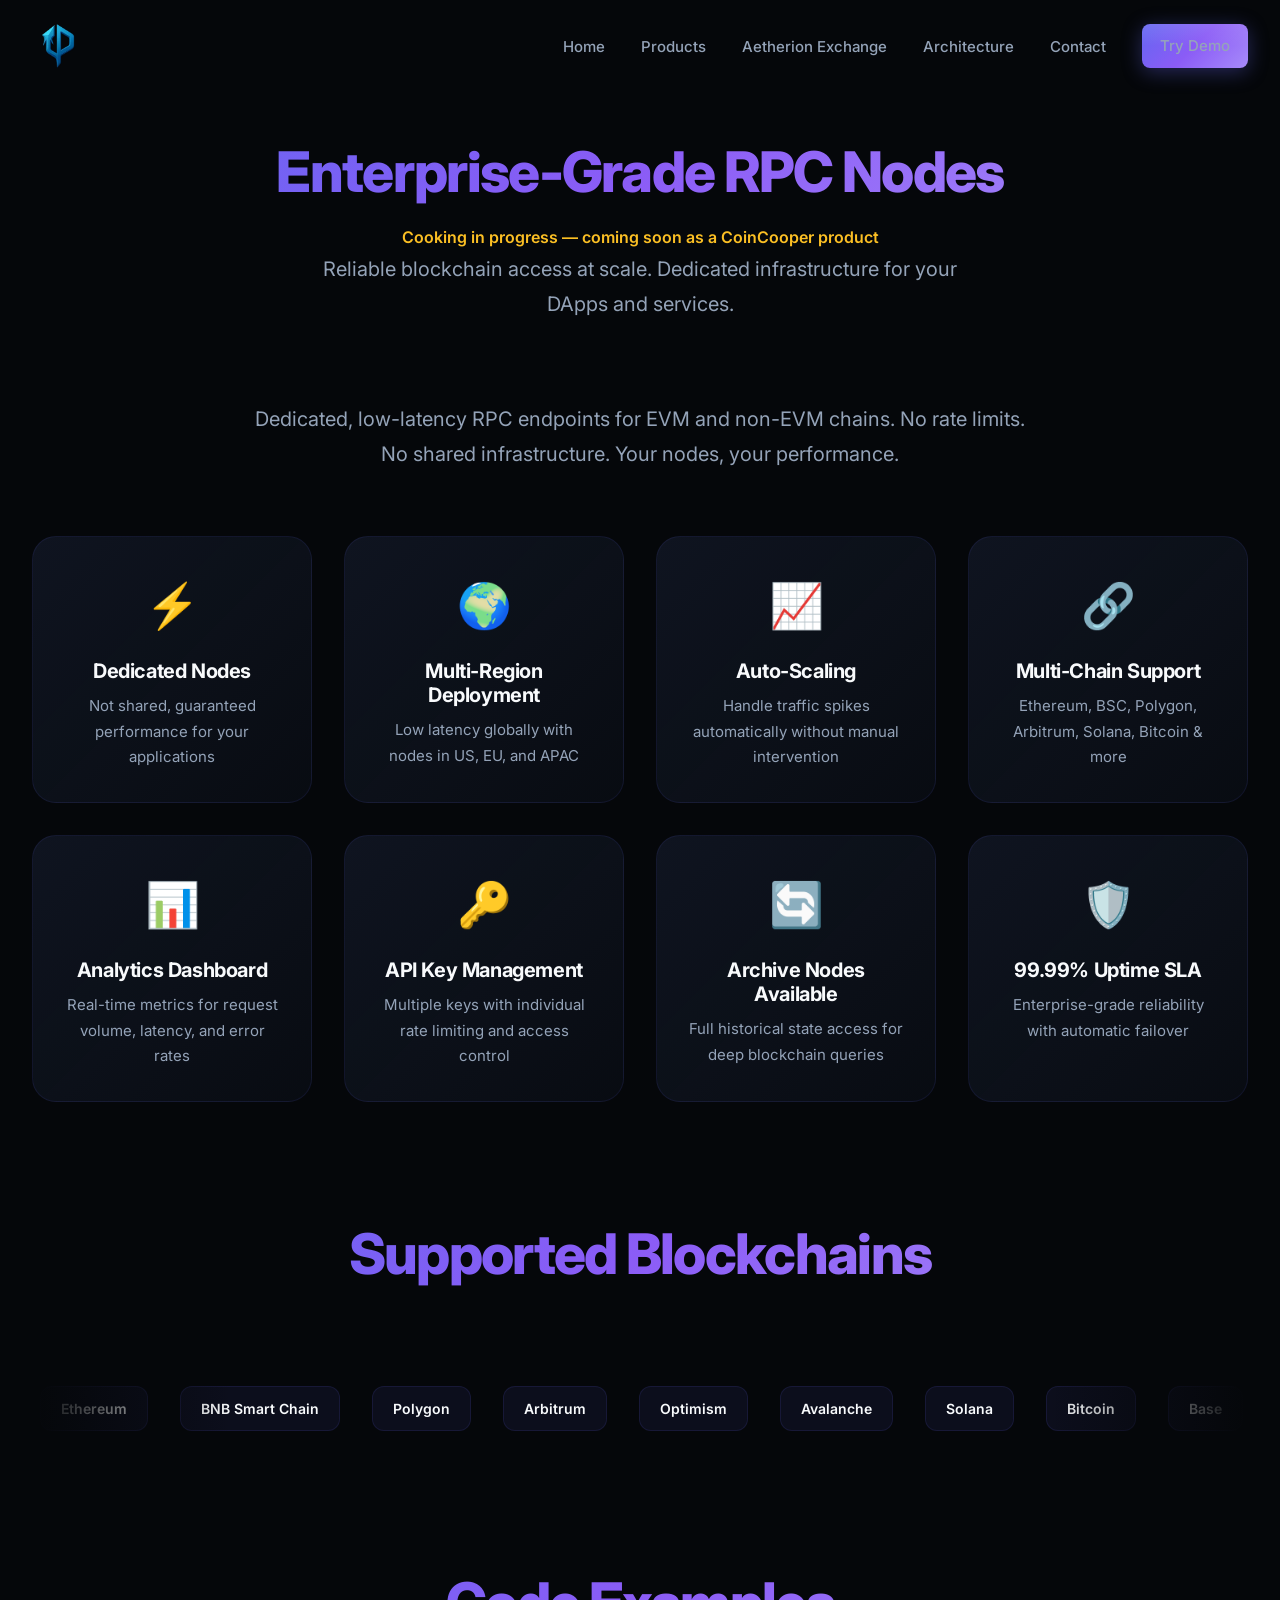
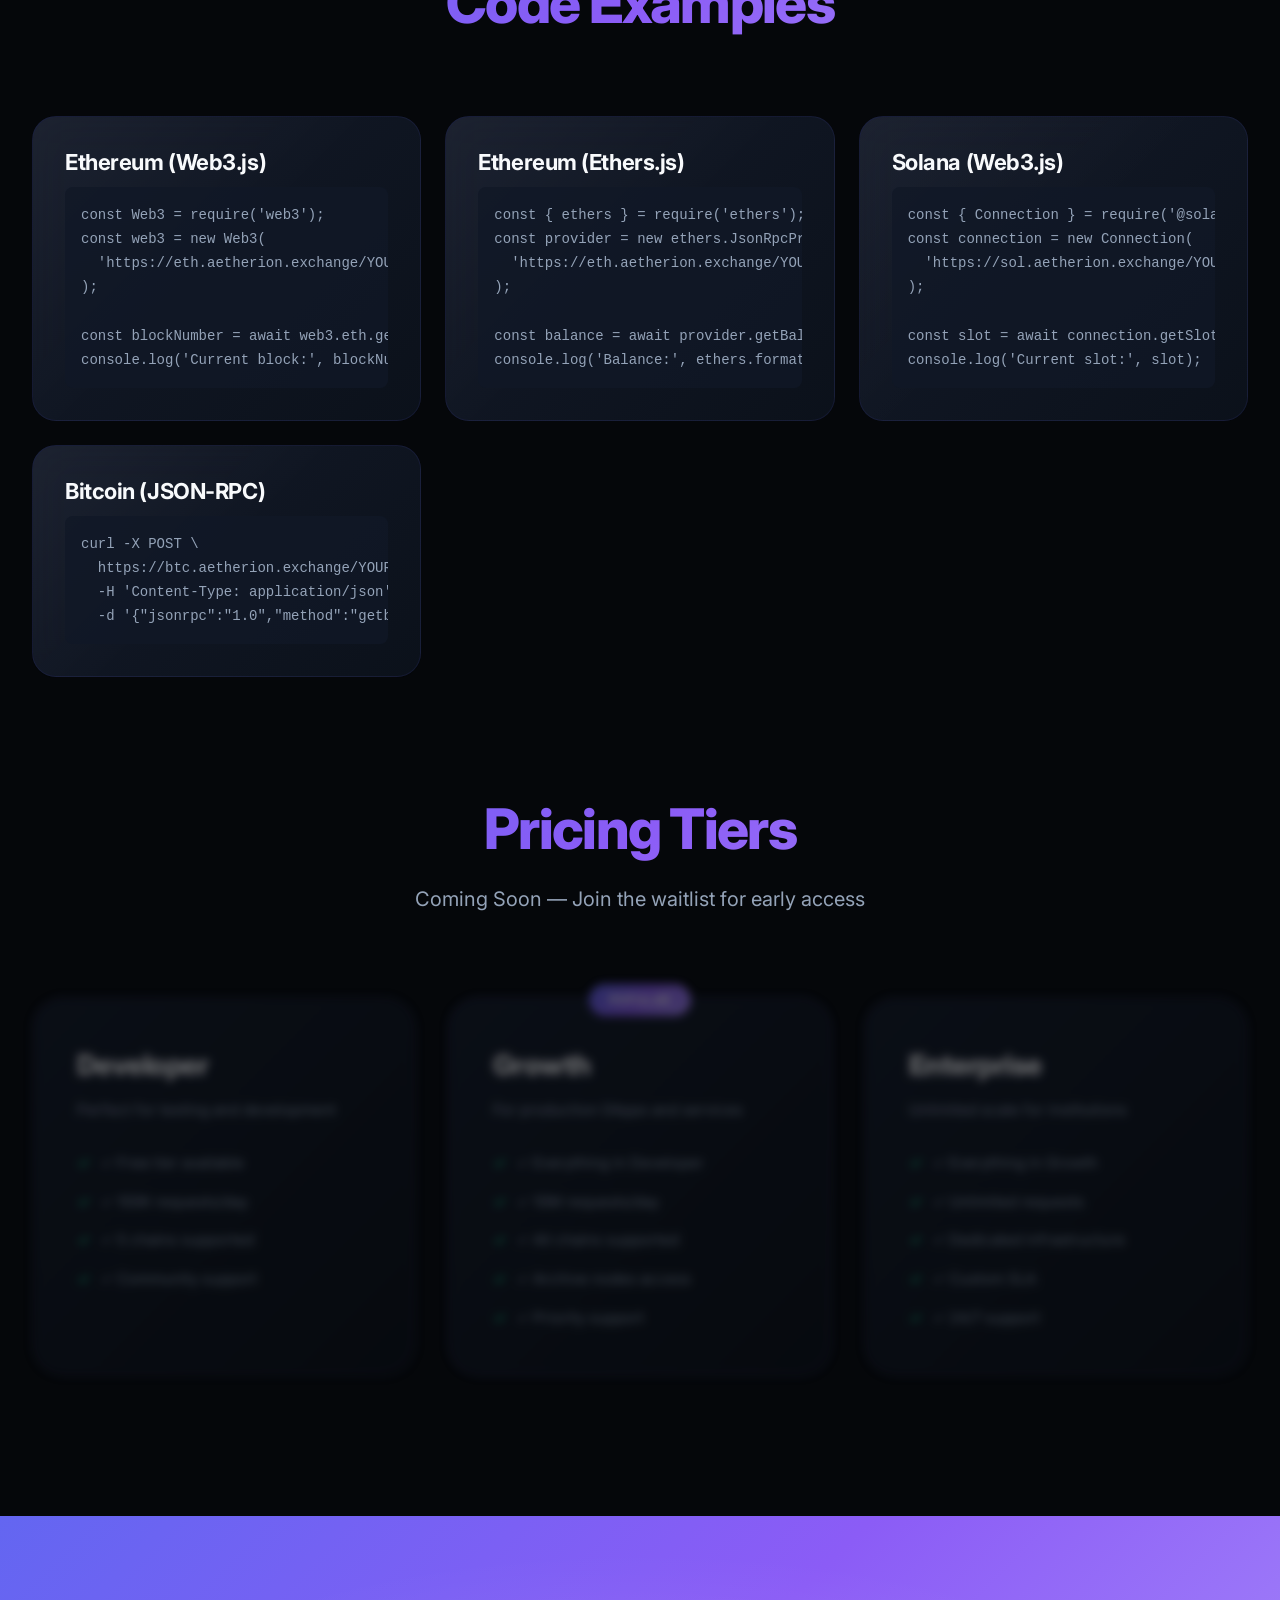
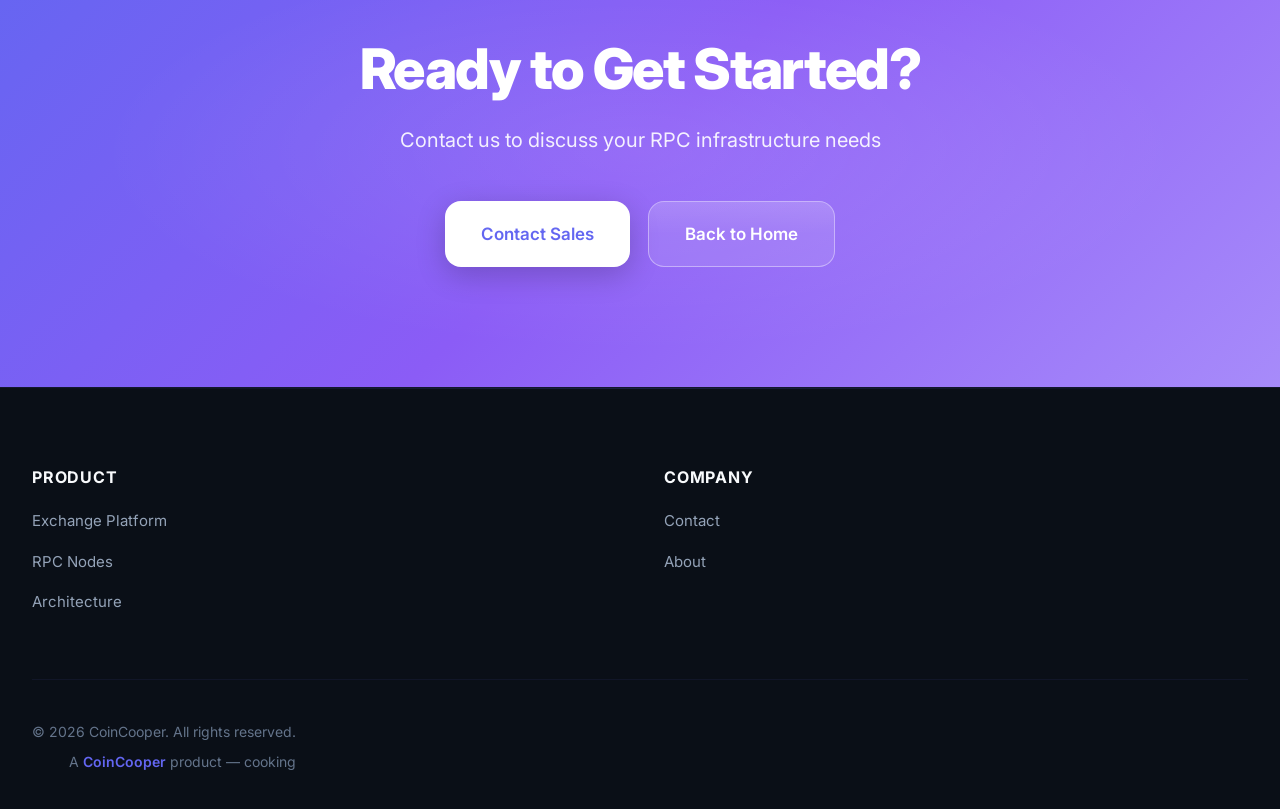
<file: rpc-nodes.html>
<!DOCTYPE html>
<html lang="en">
<head>
    <meta charset="UTF-8">
    <meta name="viewport" content="width=device-width, initial-scale=1.0">
    <title>RPC Nodes — CoinCooper (Coming Soon)</title>
    <meta name="description" content="Enterprise-grade RPC nodes for blockchain access. Dedicated infrastructure, multi-chain support, 99.99% uptime SLA.">
    
    
    <link rel="icon" href="favicon.ico" sizes="any">
    <link rel="icon" type="image/png" sizes="32x32" href="assets/favicon/favicon-32.png">
    <link rel="icon" type="image/png" sizes="16x16" href="assets/favicon/favicon-16.png">
    <link rel="apple-touch-icon" href="assets/favicon/apple-touch-icon.png">
    <link rel="manifest" href="site.webmanifest">
    <meta name="theme-color" content="#05070a">
    <link rel="preload" as="image" href="assets/brand/logo-nav.webp" type="image/webp">

    <link rel="preconnect" href="https://fonts.googleapis.com">
    <link rel="preconnect" href="https://fonts.gstatic.com" crossorigin>
    <link rel="preload" href="https://fonts.googleapis.com/css2?family=Inter:wght@400;600;700&family=JetBrains+Mono:wght@400;500&display=swap" as="style" onload="this.onload=null;this.rel='stylesheet'">
    <noscript><link rel="stylesheet" href="https://fonts.googleapis.com/css2?family=Inter:wght@400;600;700&family=JetBrains+Mono:wght@400;500&display=swap"></noscript>
    
    <link rel="stylesheet" href="css/bundle-site.css?v=4">
</head>
<body>
    <nav class="nav scrolled" id="mainNav">
        <div class="container nav-container">
            <a href="index.html" class="nav-logo" aria-label="CoinCooper home">
                <picture>
                    <source type="image/webp" srcset="assets/brand/logo-nav.webp">
                    <img src="assets/brand/logo-nav.png" alt="CoinCooper" class="nav-logo-img" width="160" height="160" decoding="async">
                </picture>
            </a>
            
            <button class="nav-toggle" id="navToggle" aria-label="Toggle navigation">
                <span></span>
                <span></span>
                <span></span>
            </button>
            
            <ul class="nav-menu" id="navMenu">
                <li><a href="index.html">Home</a></li>
                <li><a href="index.html#products">Products</a></li>
                <li><a href="exchange.html">Aetherion Exchange</a></li>
                <li><a href="architecture.html">Architecture</a></li>
                <li><a href="contact.html">Contact</a></li>
                <li><a href="https://cex.coincooper.com" class="btn btn-primary btn-sm" target="_blank" rel="noopener">Try Demo</a></li>
            </ul>
        </div>
    </nav>

    <section class="section" style="padding-top: 140px;">
        <div class="container">
            <div class="section-header fade-up">
                <h1 class="section-title">Enterprise-Grade RPC Nodes</h1>
                <p style="margin-top:12px;color:#fbbf24;font-weight:600;">Cooking in progress — coming soon as a CoinCooper product</p>
                <p class="section-subtitle">Reliable blockchain access at scale. Dedicated infrastructure for your DApps and services.</p>
            </div>
            
            <div class="rpc-intro fade-up">
                <p class="rpc-description">
                    Dedicated, low-latency RPC endpoints for EVM and non-EVM chains. 
                    No rate limits. No shared infrastructure. Your nodes, your performance.
                </p>
            </div>
            
            <div class="rpc-features">
                <div class="rpc-feature fade-up">
                    <div class="rpc-icon">⚡</div>
                    <h3>Dedicated Nodes</h3>
                    <p>Not shared, guaranteed performance for your applications</p>
                </div>
                
                <div class="rpc-feature fade-up">
                    <div class="rpc-icon">🌍</div>
                    <h3>Multi-Region Deployment</h3>
                    <p>Low latency globally with nodes in US, EU, and APAC</p>
                </div>
                
                <div class="rpc-feature fade-up">
                    <div class="rpc-icon">📈</div>
                    <h3>Auto-Scaling</h3>
                    <p>Handle traffic spikes automatically without manual intervention</p>
                </div>
                
                <div class="rpc-feature fade-up">
                    <div class="rpc-icon">🔗</div>
                    <h3>Multi-Chain Support</h3>
                    <p>Ethereum, BSC, Polygon, Arbitrum, Solana, Bitcoin & more</p>
                </div>
                
                <div class="rpc-feature fade-up">
                    <div class="rpc-icon">📊</div>
                    <h3>Analytics Dashboard</h3>
                    <p>Real-time metrics for request volume, latency, and error rates</p>
                </div>
                
                <div class="rpc-feature fade-up">
                    <div class="rpc-icon">🔑</div>
                    <h3>API Key Management</h3>
                    <p>Multiple keys with individual rate limiting and access control</p>
                </div>
                
                <div class="rpc-feature fade-up">
                    <div class="rpc-icon">🔄</div>
                    <h3>Archive Nodes Available</h3>
                    <p>Full historical state access for deep blockchain queries</p>
                </div>
                
                <div class="rpc-feature fade-up">
                    <div class="rpc-icon">🛡️</div>
                    <h3>99.99% Uptime SLA</h3>
                    <p>Enterprise-grade reliability with automatic failover</p>
                </div>
            </div>
            
            <div class="section-header fade-up" style="margin-top: 120px;">
                <h2 class="section-title">Supported Blockchains</h2>
            </div>
            
            <div class="chains-marquee fade-up">
                <div class="marquee">
                    <div class="marquee-content">
                        <span class="chain-badge">Ethereum</span>
                        <span class="chain-badge">BNB Smart Chain</span>
                        <span class="chain-badge">Polygon</span>
                        <span class="chain-badge">Arbitrum</span>
                        <span class="chain-badge">Optimism</span>
                        <span class="chain-badge">Avalanche</span>
                        <span class="chain-badge">Solana</span>
                        <span class="chain-badge">Bitcoin</span>
                        <span class="chain-badge">Base</span>
                        <span class="chain-badge">Fantom</span>
                        <span class="chain-badge">zkSync Era</span>
                        <span class="chain-badge">Linea</span>
                        <span class="chain-badge">Ethereum</span>
                        <span class="chain-badge">BNB Smart Chain</span>
                        <span class="chain-badge">Polygon</span>
                    </div>
                </div>
            </div>
            
            <div class="section-header fade-up" style="margin-top: 120px;">
                <h2 class="section-title">Code Examples</h2>
            </div>
            
            <div class="bento-grid">
                <div class="bento-card fade-up">
                    <h3>Ethereum (Web3.js)</h3>
                    <pre style="background: rgba(17, 24, 39, 0.8); padding: 16px; border-radius: 8px; overflow-x: auto; font-family: var(--font-mono); font-size: 0.875rem; color: var(--text-secondary);"><code>const Web3 = require('web3');
const web3 = new Web3(
  'https://eth.aetherion.exchange/YOUR_API_KEY'
);

const blockNumber = await web3.eth.getBlockNumber();
console.log('Current block:', blockNumber);</code></pre>
                </div>
                
                <div class="bento-card fade-up">
                    <h3>Ethereum (Ethers.js)</h3>
                    <pre style="background: rgba(17, 24, 39, 0.8); padding: 16px; border-radius: 8px; overflow-x: auto; font-family: var(--font-mono); font-size: 0.875rem; color: var(--text-secondary);"><code>const { ethers } = require('ethers');
const provider = new ethers.JsonRpcProvider(
  'https://eth.aetherion.exchange/YOUR_API_KEY'
);

const balance = await provider.getBalance(address);
console.log('Balance:', ethers.formatEther(balance));</code></pre>
                </div>
                
                <div class="bento-card fade-up">
                    <h3>Solana (Web3.js)</h3>
                    <pre style="background: rgba(17, 24, 39, 0.8); padding: 16px; border-radius: 8px; overflow-x: auto; font-family: var(--font-mono); font-size: 0.875rem; color: var(--text-secondary);"><code>const { Connection } = require('@solana/web3.js');
const connection = new Connection(
  'https://sol.aetherion.exchange/YOUR_API_KEY'
);

const slot = await connection.getSlot();
console.log('Current slot:', slot);</code></pre>
                </div>
                
                <div class="bento-card fade-up">
                    <h3>Bitcoin (JSON-RPC)</h3>
                    <pre style="background: rgba(17, 24, 39, 0.8); padding: 16px; border-radius: 8px; overflow-x: auto; font-family: var(--font-mono); font-size: 0.875rem; color: var(--text-secondary);"><code>curl -X POST \
  https://btc.aetherion.exchange/YOUR_API_KEY \
  -H 'Content-Type: application/json' \
  -d '{"jsonrpc":"1.0","method":"getblockcount"}'</code></pre>
                </div>
            </div>
            
            <div class="section-header fade-up" style="margin-top: 120px;">
                <h2 class="section-title">Pricing Tiers</h2>
                <p class="section-subtitle">Coming Soon — Join the waitlist for early access</p>
            </div>
            
            <div class="pricing-grid">
                <div class="pricing-card fade-up">
                    <div class="pricing-tier">Developer</div>
                    <div class="pricing-description">Perfect for testing and development</div>
                    <div class="pricing-features">
                        <div class="pricing-feature">✓ Free tier available</div>
                        <div class="pricing-feature">✓ 100K requests/day</div>
                        <div class="pricing-feature">✓ 5 chains supported</div>
                        <div class="pricing-feature">✓ Community support</div>
                    </div>
                </div>
                
                <div class="pricing-card featured fade-up">
                    <div class="pricing-badge">Popular</div>
                    <div class="pricing-tier">Growth</div>
                    <div class="pricing-description">For production DApps and services</div>
                    <div class="pricing-features">
                        <div class="pricing-feature">✓ Everything in Developer</div>
                        <div class="pricing-feature">✓ 10M requests/day</div>
                        <div class="pricing-feature">✓ All chains supported</div>
                        <div class="pricing-feature">✓ Archive nodes access</div>
                        <div class="pricing-feature">✓ Priority support</div>
                    </div>
                </div>
                
                <div class="pricing-card fade-up">
                    <div class="pricing-tier">Enterprise</div>
                    <div class="pricing-description">Unlimited scale for institutions</div>
                    <div class="pricing-features">
                        <div class="pricing-feature">✓ Everything in Growth</div>
                        <div class="pricing-feature">✓ Unlimited requests</div>
                        <div class="pricing-feature">✓ Dedicated infrastructure</div>
                        <div class="pricing-feature">✓ Custom SLA</div>
                        <div class="pricing-feature">✓ 24/7 support</div>
                    </div>
                </div>
            </div>
        </div>
    </section>

    <section class="section cta-section">
        <div class="container">
            <div class="cta-content fade-up">
                <h2>Ready to Get Started?</h2>
                <p>Contact us to discuss your RPC infrastructure needs</p>
                <div class="cta-buttons">
                    <a href="contact.html" class="btn btn-primary btn-lg">Contact Sales</a>
                    <a href="index.html" class="btn btn-ghost btn-lg">Back to Home</a>
                </div>
            </div>
        </div>
    </section>

    <footer class="footer">
        <div class="container">
            <div class="footer-grid">
                <div class="footer-col">
                    <h4>Product</h4>
                    <ul>
                        <li><a href="exchange.html#platform">Exchange Platform</a></li>
                        <li><a href="rpc-nodes.html">RPC Nodes</a></li>
                        <li><a href="architecture.html">Architecture</a></li>
                    </ul>
                </div>
                
                <div class="footer-col">
                    <h4>Company</h4>
                    <ul>
                        <li><a href="contact.html">Contact</a></li>
                        <li><a href="index.html">About</a></li>
                    </ul>
                </div>
            </div>
            
            <div class="footer-bottom">
                <div class="footer-copyright">
                    <p>© 2026 CoinCooper. All rights reserved.</p>
                    <p class="footer-tagline">A <a href="index.html">CoinCooper</a> product — cooking</p>
                </div>
            </div>
        </div>
    </footer>

    <script src="js/site-core.js?v=3" defer></script>
    <script src="js/main.js" defer></script>
</body>
</html>
</file>
<file: css/bundle-home.css>
/* CSS Reset */
*, *::before, *::after {
    box-sizing: border-box;
    margin: 0;
    padding: 0;
}

html {
    scroll-behavior: smooth;
}

body {
    margin: 0;
    padding: 0;
    -webkit-font-smoothing: antialiased;
    -moz-osx-font-smoothing: grayscale;
}

img, picture, video, canvas, svg {
    display: block;
    max-width: 100%;
}

input, button, textarea, select {
    font: inherit;
}

p, h1, h2, h3, h4, h5, h6 {
    overflow-wrap: break-word;
}

ul, ol {
    list-style: none;
}

a {
    text-decoration: none;
    color: inherit;
}

button {
    border: none;
    background: none;
    cursor: pointer;
}

@media (prefers-reduced-motion: reduce) {
    *, *::before, *::after {
        animation-duration: 0.01ms !important;
        animation-iteration-count: 1 !important;
        transition-duration: 0.01ms !important;
        scroll-behavior: auto !important;
    }
}
/* ===== BILLION-DOLLAR SAAS DESIGN SYSTEM ===== */

/* CSS Variables - Enhanced Premium Theme */
:root {
    /* Core Colors */
    --bg-primary: #05070a;
    --bg-secondary: #0a0f17;
    --bg-tertiary: #111927;
    --bg-elevated: #1a2235;
    
    /* Accent Colors - Premium Indigo/Violet */
    --accent-primary: #6366f1;
    --accent-secondary: #8b5cf6;
    --accent-tertiary: #a78bfa;
    --accent-cyan: #22d3ee;
    --accent-gradient: linear-gradient(135deg, #6366f1 0%, #8b5cf6 50%, #a78bfa 100%);
    --accent-glow: linear-gradient(135deg, rgba(99, 102, 241, 0.4), rgba(139, 92, 246, 0.4));
    
    /* Status Colors */
    --success: #10b981;
    --success-muted: rgba(16, 185, 129, 0.15);
    --warning: #f59e0b;
    --warning-muted: rgba(245, 158, 11, 0.15);
    --error: #ef4444;
    --error-muted: rgba(239, 68, 68, 0.15);
    
    /* Text Colors */
    --text-primary: #f8fafc;
    --text-secondary: #94a3b8;
    --text-muted: #64748b;
    
    /* Borders & Effects */
    --border-subtle: rgba(99, 102, 241, 0.08);
    --border-default: rgba(99, 102, 241, 0.15);
    --border-strong: rgba(99, 102, 241, 0.3);
    
    /* Glow Effects */
    --glow-sm: 0 0 20px rgba(99, 102, 241, 0.15);
    --glow-md: 0 0 40px rgba(99, 102, 241, 0.2);
    --glow-lg: 0 0 60px rgba(99, 102, 241, 0.25);
    --glow-xl: 0 0 80px rgba(99, 102, 241, 0.3);
    
    /* Typography */
    --font-primary: 'Inter', -apple-system, BlinkMacSystemFont, 'SF Pro Display', sans-serif;
    --font-display: 'Inter', -apple-system, BlinkMacSystemFont, 'SF Pro Display', sans-serif;
    --font-mono: 'JetBrains Mono', 'Fira Code', monospace;
    
    /* Spacing */
    --container-width: 1400px;
    --container-narrow: 900px;
    --section-padding: 140px;
    --section-padding-mobile: 80px;
    
    /* Transitions */
    --transition-instant: 0.1s ease;
    --transition-fast: 0.2s cubic-bezier(0.4, 0, 0.2, 1);
    --transition-normal: 0.3s cubic-bezier(0.4, 0, 0.2, 1);
    --transition-smooth: 0.4s cubic-bezier(0.16, 1, 0.3, 1);
    --transition-bounce: 0.5s cubic-bezier(0.34, 1.56, 0.64, 1);
    
    /* Border Radius */
    --radius-xs: 4px;
    --radius-sm: 8px;
    --radius-md: 12px;
    --radius-lg: 16px;
    --radius-xl: 24px;
    --radius-2xl: 32px;
    --radius-full: 9999px;
    
    /* Z-Index Scale */
    --z-base: 0;
    --z-dropdown: 100;
    --z-sticky: 200;
    --z-overlay: 300;
    --z-modal: 400;
    --z-toast: 500;
}

/* Dark Mode Default - No Light Mode */
@media (prefers-color-scheme: light) {
    :root {
        /* Force dark theme - never switch to light */
    }
}

/* Base Reset */
*, *::before, *::after {
    box-sizing: border-box;
    margin: 0;
    padding: 0;
}

html {
    scroll-behavior: smooth;
    -webkit-font-smoothing: antialiased;
    -moz-osx-font-smoothing: grayscale;
    text-rendering: optimizeLegibility;
}

body {
    font-family: var(--font-primary);
    background-color: var(--bg-primary);
    color: var(--text-primary);
    line-height: 1.6;
    overflow-x: hidden;
    min-height: 100vh;
}

/* ===== TYPOGRAPHY ===== */
h1, h2, h3, h4, h5, h6 {
    font-family: var(--font-display);
    font-weight: 700;
    line-height: 1.2;
    letter-spacing: -0.02em;
}

h1 {
    font-size: clamp(2.5rem, 6vw, 4.5rem);
    font-weight: 800;
    letter-spacing: -0.03em;
}

h2 {
    font-size: clamp(2rem, 4vw, 3rem);
    font-weight: 700;
    letter-spacing: -0.02em;
}

h3 {
    font-size: clamp(1.25rem, 2vw, 1.75rem);
    font-weight: 600;
}

h4 {
    font-size: 1.125rem;
    font-weight: 600;
}

p {
    color: var(--text-secondary);
    line-height: 1.7;
}

a {
    color: inherit;
    text-decoration: none;
    transition: color var(--transition-fast);
}

/* Gradient Text Utility */
.gradient-text {
    background: var(--accent-gradient);
    -webkit-background-clip: text;
    -webkit-text-fill-color: transparent;
    background-clip: text;
}

/* ===== LAYOUT ===== */
.container {
    max-width: var(--container-width);
    margin: 0 auto;
    padding: 0 32px;
}

.container-narrow {
    max-width: var(--container-narrow);
    margin: 0 auto;
    padding: 0 32px;
}

.section {
    padding: var(--section-padding) 0;
    position: relative;
}

.section-header {
    text-align: center;
    margin-bottom: 80px;
}

.section-header-left {
    text-align: left;
    margin-bottom: 60px;
}

.section-label {
    display: inline-flex;
    align-items: center;
    gap: 8px;
    font-size: 0.75rem;
    font-weight: 600;
    text-transform: uppercase;
    letter-spacing: 0.1em;
    color: var(--accent-primary);
    margin-bottom: 16px;
    padding: 6px 12px;
    background: rgba(99, 102, 241, 0.1);
    border-radius: var(--radius-full);
    border: 1px solid var(--border-subtle);
}

.section-title {
    font-size: clamp(2rem, 5vw, 3.5rem);
    font-weight: 800;
    line-height: 1.1;
    margin-bottom: 20px;
    background: var(--accent-gradient);
    -webkit-background-clip: text;
    -webkit-text-fill-color: transparent;
    background-clip: text;
}

.section-subtitle {
    font-size: clamp(1rem, 2vw, 1.25rem);
    color: var(--text-secondary);
    max-width: 640px;
    margin: 0 auto;
    line-height: 1.7;
}

.section-subtitle-left {
    margin: 0;
    max-width: 560px;
}

/* ===== PREMIUM BACKGROUND EFFECTS ===== */

/* Animated Grid Pattern */
.grid-bg {
    position: absolute;
    inset: 0;
    background-image: 
        linear-gradient(rgba(99, 102, 241, 0.03) 1px, transparent 1px),
        linear-gradient(90deg, rgba(99, 102, 241, 0.03) 1px, transparent 1px);
    background-size: 60px 60px;
    pointer-events: none;
    mask-image: radial-gradient(ellipse at center, black 0%, transparent 70%);
    -webkit-mask-image: radial-gradient(ellipse at center, black 0%, transparent 70%);
}

/* Gradient Orbs */
.gradient-orb {
    position: absolute;
    border-radius: 50%;
    filter: blur(100px);
    opacity: 0.4;
    pointer-events: none;
    will-change: transform;
}

.orb-1 {
    width: 600px;
    height: 600px;
    background: radial-gradient(circle, rgba(99, 102, 241, 0.5) 0%, transparent 70%);
    top: -200px;
    left: -100px;
    animation: float-orb-1 25s ease-in-out infinite;
}

.orb-2 {
    width: 500px;
    height: 500px;
    background: radial-gradient(circle, rgba(139, 92, 246, 0.5) 0%, transparent 70%);
    top: 40%;
    right: -150px;
    animation: float-orb-2 30s ease-in-out infinite;
    animation-delay: -5s;
}

.orb-3 {
    width: 400px;
    height: 400px;
    background: radial-gradient(circle, rgba(34, 211, 238, 0.3) 0%, transparent 70%);
    bottom: -100px;
    left: 30%;
    animation: float-orb-3 20s ease-in-out infinite;
    animation-delay: -10s;
}

.orb-4 {
    width: 300px;
    height: 300px;
    background: radial-gradient(circle, rgba(167, 139, 250, 0.4) 0%, transparent 70%);
    top: 60%;
    left: 10%;
    animation: float-orb-4 22s ease-in-out infinite;
    animation-delay: -15s;
}

@keyframes float-orb-1 {
    0%, 100% { transform: translate(0, 0) scale(1); }
    33% { transform: translate(50px, -40px) scale(1.1); }
    66% { transform: translate(-30px, 30px) scale(0.95); }
}

@keyframes float-orb-2 {
    0%, 100% { transform: translate(0, 0) scale(1); }
    33% { transform: translate(-40px, 50px) scale(1.05); }
    66% { transform: translate(30px, -20px) scale(0.9); }
}

@keyframes float-orb-3 {
    0%, 100% { transform: translate(0, 0) scale(1); }
    33% { transform: translate(30px, 30px) scale(1.15); }
    66% { transform: translate(-20px, -40px) scale(0.85); }
}

@keyframes float-orb-4 {
    0%, 100% { transform: translate(0, 0); }
    33% { transform: translate(-30px, -30px); }
    66% { transform: translate(40px, 20px); }
}

/* ===== GLASSMORPHISM CARDS ===== */
.glass-card {
    background: rgba(17, 25, 39, 0.6);
    backdrop-filter: blur(20px);
    -webkit-backdrop-filter: blur(20px);
    border: 1px solid var(--border-subtle);
    border-radius: var(--radius-xl);
    transition: all var(--transition-smooth);
    position: relative;
    overflow: hidden;
}

.glass-card::before {
    content: '';
    position: absolute;
    inset: 0;
    background: linear-gradient(135deg, rgba(255,255,255,0.05) 0%, transparent 50%);
    pointer-events: none;
}

.glass-card:hover {
    border-color: var(--border-default);
    box-shadow: var(--glow-md);
    transform: translateY(-4px);
}

/* Premium Card with Gradient Border */
.premium-card {
    background: linear-gradient(var(--bg-tertiary), var(--bg-tertiary)) padding-box,
                var(--accent-gradient) border-box;
    border: 2px solid transparent;
    border-radius: var(--radius-xl);
    transition: all var(--transition-smooth);
}

.premium-card:hover {
    transform: translateY(-6px);
    box-shadow: var(--glow-lg);
}

/* ===== ANIMATIONS ===== */

/* Fade Up / In — visible by default (mobile + no-JS safe) */
.fade-up,
.fade-in,
.scale-in {
    opacity: 1;
    transform: none;
    transition: opacity 0.55s ease, transform 0.55s ease;
}

@media (min-width: 769px) {
    html.anim-ready .fade-up:not(.visible) {
        opacity: 0;
        transform: translateY(28px);
    }
    html.anim-ready .fade-up.visible {
        opacity: 1;
        transform: translateY(0);
    }
    html.anim-ready .fade-in:not(.visible) {
        opacity: 0;
    }
    html.anim-ready .fade-in.visible {
        opacity: 1;
    }
    html.anim-ready .scale-in:not(.visible) {
        opacity: 0;
        transform: scale(0.96);
    }
    html.anim-ready .scale-in.visible {
        opacity: 1;
        transform: scale(1);
    }
}

/* Stagger Children */
.stagger-children > * {
    opacity: 1;
    transform: none;
    transition: opacity 0.4s ease, transform 0.4s ease;
}

.stagger-children.visible > *:nth-child(1) { transition-delay: 0ms; opacity: 1; transform: translateY(0); }
.stagger-children.visible > *:nth-child(2) { transition-delay: 50ms; opacity: 1; transform: translateY(0); }
.stagger-children.visible > *:nth-child(3) { transition-delay: 100ms; opacity: 1; transform: translateY(0); }
.stagger-children.visible > *:nth-child(4) { transition-delay: 150ms; opacity: 1; transform: translateY(0); }
.stagger-children.visible > *:nth-child(5) { transition-delay: 200ms; opacity: 1; transform: translateY(0); }
.stagger-children.visible > *:nth-child(6) { transition-delay: 250ms; opacity: 1; transform: translateY(0); }
.stagger-children.visible > *:nth-child(7) { transition-delay: 300ms; opacity: 1; transform: translateY(0); }
.stagger-children.visible > *:nth-child(8) { transition-delay: 350ms; opacity: 1; transform: translateY(0); }

/* ===== SCROLLBAR ===== */
::-webkit-scrollbar {
    width: 8px;
    height: 8px;
}

::-webkit-scrollbar-track {
    background: var(--bg-secondary);
}

::-webkit-scrollbar-thumb {
    background: var(--accent-primary);
    border-radius: var(--radius-full);
}

::-webkit-scrollbar-thumb:hover {
    background: var(--accent-secondary);
}

/* ===== FOCUS STATES ===== */
:focus-visible {
    outline: 2px solid var(--accent-primary);
    outline-offset: 2px;
}

/* ===== SELECTION ===== */
::selection {
    background: rgba(99, 102, 241, 0.3);
    color: var(--text-primary);
}

/* ===== RESPONSIVE ===== */
@media (max-width: 1024px) {
    :root {
        --section-padding: 100px;
    }
}

@media (max-width: 768px) {
    :root {
        --section-padding: 80px;
        --container-width: 100%;
    }
    
    .container {
        padding: 0 20px;
    }
    
    h1 {
        font-size: clamp(2rem, 8vw, 3rem);
    }
    
    h2 {
        font-size: clamp(1.75rem, 5vw, 2.25rem);
    }
}

/* ===== UTILITIES ===== */
.text-center { text-align: center; }
.text-left { text-align: left; }
.text-right { text-align: right; }

.flex { display: flex; }
.flex-col { flex-direction: column; }
.items-center { align-items: center; }
.justify-center { justify-content: center; }
.justify-between { justify-content: space-between; }
.gap-1 { gap: 4px; }
.gap-2 { gap: 8px; }
.gap-3 { gap: 12px; }
.gap-4 { gap: 16px; }
.gap-6 { gap: 24px; }
.gap-8 { gap: 32px; }

.w-full { width: 100%; }
.h-full { height: 100%; }

.relative { position: relative; }
.absolute { position: absolute; }
.fixed { position: fixed; }

.overflow-hidden { overflow: hidden; }
.overflow-visible { overflow: visible; }

/* Reduced Motion */
@media (prefers-reduced-motion: reduce) {
    *, *::before, *::after {
        animation-duration: 0.01ms !important;
        animation-iteration-count: 1 !important;
        transition-duration: 0.01ms !important;
    }
    
    .fade-up, .fade-in, .scale-in {
        opacity: 1;
        transform: none;
    }
}
/* ===== GLOBAL STYLES - BILLION DOLLAR SAAS ===== */

/* Base Styles */
body {
    font-family: var(--font-primary);
    background-color: var(--bg-primary);
    color: var(--text-primary);
    line-height: 1.65;
    overflow-x: hidden;
    -webkit-font-smoothing: antialiased;
    -moz-osx-font-smoothing: grayscale;
}

html {
    scroll-behavior: smooth;
}

/* Container */
.container {
    max-width: var(--container-width);
    margin: 0 auto;
    padding: 0 32px;
}

/* Section Spacing */
.section {
    padding: var(--section-padding) 0;
    position: relative;
}

/* Section Header */
.section-header {
    text-align: center;
    margin-bottom: 80px;
}

.section-header-left {
    text-align: left;
    margin-bottom: 60px;
}

/* Section Title */
.section-title {
    font-size: clamp(2rem, 5vw, 3.5rem);
    font-weight: 800;
    line-height: 1.15;
    margin-bottom: 20px;
    background: var(--accent-gradient);
    -webkit-background-clip: text;
    -webkit-text-fill-color: transparent;
    background-clip: text;
    letter-spacing: -0.03em;
}

/* Section Subtitle */
.section-subtitle {
    font-size: clamp(1rem, 2vw, 1.25rem);
    color: var(--text-secondary);
    max-width: 640px;
    margin: 0 auto;
    line-height: 1.75;
    font-weight: 400;
}

/* Gradient Text */
.gradient-text {
    background: var(--accent-gradient);
    -webkit-background-clip: text;
    -webkit-text-fill-color: transparent;
    background-clip: text;
}

/* Premium Text Gradient */
.text-gradient {
    background: linear-gradient(135deg, #f8fafc 0%, #94a3b8 100%);
    -webkit-background-clip: text;
    -webkit-text-fill-color: transparent;
    background-clip: text;
}

/* Fade Up — visible by default so first paint isn't blank while JS loads */
.fade-up {
    opacity: 1;
    transform: none;
    transition: opacity 0.55s cubic-bezier(0.16, 1, 0.3, 1), transform 0.55s cubic-bezier(0.16, 1, 0.3, 1);
}

@media (min-width: 769px) {
    html.anim-ready .fade-up:not(.visible) {
        opacity: 0;
        transform: translateY(28px);
    }

    html.anim-ready .fade-up.visible {
        opacity: 1;
        transform: translateY(0);
    }
}

/* Stagger Animation */
.stagger-1 { transition-delay: 0ms; }
.stagger-2 { transition-delay: 75ms; }
.stagger-3 { transition-delay: 150ms; }
.stagger-4 { transition-delay: 225ms; }
.stagger-5 { transition-delay: 300ms; }
.stagger-6 { transition-delay: 375ms; }
.stagger-7 { transition-delay: 450ms; }
.stagger-8 { transition-delay: 525ms; }

/* Grid Pattern Background */
.grid-pattern {
    position: absolute;
    inset: 0;
    background-image: 
        linear-gradient(rgba(99, 102, 241, 0.03) 1px, transparent 1px),
        linear-gradient(90deg, rgba(99, 102, 241, 0.03) 1px, transparent 1px);
    background-size: 50px 50px;
    pointer-events: none;
}

/* Radial Fade */
.radial-fade {
    position: absolute;
    inset: 0;
    background: radial-gradient(ellipse at center, transparent 0%, var(--bg-primary) 70%);
    pointer-events: none;
}

/* Glassmorphism Card */
.glass-card {
    background: rgba(17, 25, 39, 0.65);
    backdrop-filter: blur(20px);
    -webkit-backdrop-filter: blur(20px);
    border: 1px solid rgba(99, 102, 241, 0.1);
    border-radius: var(--radius-xl);
    transition: all 0.4s cubic-bezier(0.16, 1, 0.3, 1);
    position: relative;
    overflow: hidden;
}

.glass-card::before {
    content: '';
    position: absolute;
    inset: 0;
    background: linear-gradient(135deg, rgba(255,255,255,0.06) 0%, transparent 50%);
    pointer-events: none;
}

.glass-card:hover {
    border-color: rgba(99, 102, 241, 0.25);
    box-shadow: 0 0 60px rgba(99, 102, 241, 0.15);
    transform: translateY(-4px);
}

/* Glow Border Card */
.glow-card {
    background: var(--bg-tertiary);
    border: 1px solid rgba(99, 102, 241, 0.15);
    border-radius: var(--radius-xl);
    transition: all 0.4s cubic-bezier(0.16, 1, 0.3, 1);
    position: relative;
}

.glow-card::after {
    content: '';
    position: absolute;
    inset: -1px;
    border-radius: inherit;
    padding: 1px;
    background: linear-gradient(135deg, rgba(99, 102, 241, 0.3), transparent, rgba(139, 92, 246, 0.3));
    -webkit-mask: linear-gradient(#fff 0 0) content-box, linear-gradient(#fff 0 0);
    -webkit-mask-composite: xor;
    mask-composite: exclude;
    pointer-events: none;
    opacity: 0;
    transition: opacity 0.3s ease;
}

.glow-card:hover::after {
    opacity: 1;
}

.glow-card:hover {
    transform: translateY(-6px);
    box-shadow: 0 20px 40px rgba(0, 0, 0, 0.3), 0 0 40px rgba(99, 102, 241, 0.1);
}

/* ===== RESPONSIVE ===== */
@media (max-width: 1024px) {
    :root {
        --section-padding: 100px;
    }
}

@media (max-width: 768px) {
    :root {
        --section-padding: 70px;
    }
    
    .container {
        padding: 0 20px;
    }
    
    .section-header {
        margin-bottom: 50px;
    }
}

/* ===== PREFERS REDUCED MOTION ===== */
@media (prefers-reduced-motion: reduce) {
    *, *::before, *::after {
        animation-duration: 0.01ms !important;
        animation-iteration-count: 1 !important;
        transition-duration: 0.01ms !important;
    }
    
    .fade-up {
        opacity: 1;
        transform: none;
    }
}
/* ===== COMPONENTS - BILLION DOLLAR SAAS ===== */

/* ===== NAVIGATION ===== */
.nav {
    position: fixed;
    top: 0;
    left: 0;
    right: 0;
    z-index: 1000;
    padding: 20px 0;
    transition: all 0.3s cubic-bezier(0.16, 1, 0.3, 1);
}

.nav.scrolled {
    background: rgba(5, 7, 10, 0.85);
    backdrop-filter: blur(20px);
    -webkit-backdrop-filter: blur(20px);
    border-bottom: 1px solid rgba(99, 102, 241, 0.08);
    padding: 14px 0;
}

.nav-container {
    display: flex;
    align-items: center;
    justify-content: space-between;
    max-width: var(--container-width);
    margin: 0 auto;
    padding: 0 32px;
}

.nav-logo {
    display: flex;
    align-items: center;
    gap: 0;
    text-decoration: none;
}

.nav-logo::after {
    display: none !important;
}

.nav-logo-img {
    height: 52px;
    width: auto;
    object-fit: contain;
    transition: transform 0.3s ease;
}

.nav-logo-img:hover {
    transform: scale(1.05);
}

.nav-toggle {
    display: none;
    flex-direction: column;
    gap: 6px;
    padding: 8px;
    background: none;
    border: none;
    cursor: pointer;
}

.nav-toggle span {
    width: 24px;
    height: 2px;
    background: var(--text-primary);
    transition: all 0.2s ease;
    border-radius: 2px;
}

.nav-menu {
    display: flex;
    align-items: center;
    gap: 36px;
    list-style: none;
}

.nav-menu a {
    color: var(--text-secondary);
    font-weight: 500;
    font-size: 0.9375rem;
    transition: color 0.2s ease;
    position: relative;
}

.nav-menu a:hover,
.nav-menu a.active {
    color: var(--text-primary);
}

.nav-menu a::after {
    content: '';
    position: absolute;
    bottom: -6px;
    left: 0;
    width: 0;
    height: 2px;
    background: var(--accent-gradient);
    transition: width 0.3s ease;
    border-radius: 2px;
}

.nav-menu a:hover::after,
.nav-menu a.active::after {
    width: 100%;
}

/* Mobile Nav Toggle */
@media (max-width: 900px) {
    .nav-toggle {
        display: flex;
        z-index: 1002;
        position: relative;
    }
    
    .nav-menu {
        position: fixed;
        top: 0;
        left: 0;
        right: 0;
        bottom: 0;
        z-index: 1001;
        background: rgba(5, 7, 10, 0.98);
        backdrop-filter: blur(20px);
        -webkit-backdrop-filter: blur(20px);
        flex-direction: column;
        justify-content: center;
        align-items: center;
        gap: 28px;
        opacity: 0;
        visibility: hidden;
        pointer-events: none;
        transition: opacity 0.25s ease, visibility 0.25s ease;
        padding: 88px 24px 48px;
        overflow-y: auto;
        -webkit-overflow-scrolling: touch;
    }
    
    .nav-menu.open {
        opacity: 1;
        visibility: visible;
        pointer-events: auto;
    }
    
    .nav-menu a {
        font-size: 1.35rem;
    }

    .nav-logo {
        position: relative;
        z-index: 1002;
    }
}

/* ===== BUTTONS ===== */
.btn {
    display: inline-flex;
    align-items: center;
    justify-content: center;
    gap: 8px;
    padding: 14px 28px;
    border-radius: var(--radius-md);
    font-weight: 600;
    font-size: 0.9375rem;
    transition: all 0.25s cubic-bezier(0.16, 1, 0.3, 1);
    cursor: pointer;
    white-space: nowrap;
    border: none;
    position: relative;
    overflow: hidden;
}

.btn::before {
    content: '';
    position: absolute;
    inset: 0;
    background: linear-gradient(180deg, rgba(255,255,255,0.1) 0%, transparent 50%);
    pointer-events: none;
}

/* Primary Button */
.btn-primary {
    background: var(--accent-gradient);
    color: white;
    box-shadow: 0 4px 20px rgba(99, 102, 241, 0.35);
}

.btn-primary:hover {
    box-shadow: 0 8px 30px rgba(99, 102, 241, 0.45);
    transform: translateY(-2px);
}

.btn-primary:active {
    transform: translateY(0);
}

/* Ghost Button */
.btn-ghost {
    background: transparent;
    border: 1.5px solid rgba(99, 102, 241, 0.25);
    color: var(--text-primary);
}

.btn-ghost:hover {
    background: rgba(99, 102, 241, 0.1);
    border-color: var(--accent-primary);
    transform: translateY(-2px);
}

/* Small Button */
.btn-sm {
    padding: 10px 18px;
    font-size: 0.8125rem;
    border-radius: var(--radius-sm);
}

/* Large Button */
.btn-lg {
    padding: 18px 36px;
    font-size: 1.0625rem;
    border-radius: var(--radius-lg);
}

/* Button Variants */
.btn-secondary {
    background: rgba(99, 102, 241, 0.1);
    color: var(--accent-primary);
    border: 1px solid rgba(99, 102, 241, 0.2);
}

.btn-secondary:hover {
    background: rgba(99, 102, 241, 0.2);
    border-color: var(--accent-primary);
}

/* ===== TRUST BAR ===== */
.trust-bar {
    display: flex;
    flex-wrap: wrap;
    gap: 32px;
    justify-content: center;
    margin-top: 56px;
    padding-top: 36px;
    border-top: 1px solid rgba(99, 102, 241, 0.1);
}

.trust-item {
    display: flex;
    align-items: center;
    gap: 10px;
    color: var(--text-secondary);
    font-size: 0.875rem;
    font-weight: 500;
}

.trust-item svg {
    color: var(--accent-primary);
}

/* ===== BENTO GRID CARDS ===== */
.bento-grid {
    display: grid;
    grid-template-columns: repeat(auto-fit, minmax(340px, 1fr));
    gap: 24px;
}

.bento-card {
    background: linear-gradient(135deg, rgba(26, 34, 54, 0.7) 0%, rgba(17, 25, 39, 0.6) 100%);
    backdrop-filter: blur(20px);
    -webkit-backdrop-filter: blur(20px);
    border: 1px solid rgba(99, 102, 241, 0.1);
    border-radius: var(--radius-xl);
    padding: 32px;
    transition: all 0.4s cubic-bezier(0.16, 1, 0.3, 1);
    position: relative;
    overflow: hidden;
}

.bento-card::before {
    content: '';
    position: absolute;
    inset: 0;
    background: linear-gradient(135deg, rgba(255,255,255, 0.04) 0%, transparent 50%);
    pointer-events: none;
}

.bento-card::after {
    content: '';
    position: absolute;
    top: 0;
    left: 0;
    right: 0;
    height: 1px;
    background: linear-gradient(90deg, transparent, rgba(99, 102, 241, 0.3), transparent);
    opacity: 0;
    transition: opacity 0.3s ease;
}

.bento-card:hover {
    border-color: rgba(99, 102, 241, 0.25);
    box-shadow: 
        0 20px 50px rgba(0, 0, 0, 0.3),
        0 0 40px rgba(99, 102, 241, 0.1);
    transform: translateY(-6px);
}

.bento-card:hover::after {
    opacity: 1;
}

/* Bento Icon */
.bento-icon {
    width: 52px;
    height: 52px;
    display: flex;
    align-items: center;
    justify-content: center;
    background: linear-gradient(135deg, rgba(99, 102, 241, 0.15) 0%, rgba(139, 92, 246, 0.1) 100%);
    border-radius: var(--radius-md);
    margin-bottom: 20px;
    border: 1px solid rgba(99, 102, 241, 0.15);
}

.bento-icon svg {
    color: var(--accent-primary);
    width: 26px;
    height: 26px;
}

.bento-card h3 {
    font-size: 1.375rem;
    font-weight: 700;
    margin-bottom: 12px;
    color: var(--text-primary);
}

.bento-card p {
    color: var(--text-secondary);
    line-height: 1.7;
    font-size: 0.9375rem;
}

/* Bento Visual */
.bento-visual {
    margin-top: 24px;
    height: 100px;
    border-radius: var(--radius-md);
    background: linear-gradient(180deg, rgba(99, 102, 241, 0.05) 0%, transparent 100%);
    position: relative;
    overflow: hidden;
    border: 1px solid rgba(99, 102, 241, 0.08);
}

/* Orderbook Animation */
.orderbook-animation {
    display: flex;
    flex-direction: column;
    gap: 4px;
    padding: 12px;
}

.orderbook-animation .order-row {
    height: 16px;
    border-radius: 4px;
    animation: orderbook-fade 2s ease-in-out infinite;
}

.orderbook-animation .order-row.buy {
    background: linear-gradient(90deg, transparent, rgba(16, 185, 129, 0.3));
    animation-delay: 0s;
}

.orderbook-animation .order-row.sell {
    background: linear-gradient(90deg, transparent, rgba(239, 68, 68, 0.3));
    animation-delay: 0.5s;
}

@keyframes orderbook-fade {
    0%, 100% { opacity: 0.3; transform: translateX(-10px); }
    50% { opacity: 1; transform: translateX(0); }
}

/* Wallet Animation */
.wallet-animation {
    display: flex;
    flex-direction: column;
    gap: 8px;
    padding: 16px;
    font-family: var(--font-mono);
    font-size: 0.75rem;
}

.wallet-animation .address {
    color: var(--accent-primary);
    display: flex;
    align-items: center;
    gap: 8px;
}

.wallet-animation .address::before {
    content: '';
    width: 8px;
    height: 8px;
    background: var(--success);
    border-radius: 50%;
    animation: pulse-dot 2s ease-in-out infinite;
}

@keyframes pulse-dot {
    0%, 100% { opacity: 1; box-shadow: 0 0 0 0 rgba(16, 185, 129, 0.4); }
    50% { opacity: 0.7; box-shadow: 0 0 0 6px rgba(16, 185, 129, 0); }
}

/* Blockchain Animation */
.blockchain-animation {
    display: flex;
    flex-direction: column;
    gap: 8px;
    padding: 16px;
}

.blockchain-animation .block {
    display: flex;
    align-items: center;
    justify-content: space-between;
    padding: 10px 14px;
    background: rgba(10, 14, 23, 0.6);
    border-radius: var(--radius-sm);
    border: 1px solid rgba(99, 102, 241, 0.1);
    font-family: var(--font-mono);
    font-size: 0.75rem;
    animation: block-slide 3s ease-in-out infinite;
}

.blockchain-animation .block-height {
    color: var(--accent-primary);
    font-weight: 600;
}

.blockchain-animation .block-status {
    color: var(--success);
    display: flex;
    align-items: center;
    gap: 6px;
}

.blockchain-animation .block-status::before {
    content: '';
    width: 6px;
    height: 6px;
    background: var(--success);
    border-radius: 50%;
    animation: pulse-dot 1.5s ease-in-out infinite;
}

@keyframes block-slide {
    0%, 100% { opacity: 0.5; transform: translateY(0); }
    50% { opacity: 1; transform: translateY(-2px); }
}

/* Pulse Animation */
.pulse-animation {
    display: flex;
    align-items: center;
    justify-content: center;
    position: relative;
}

.pulse-animation .pulse-ring {
    position: absolute;
    width: 60px;
    height: 60px;
    border-radius: 50%;
    border: 2px solid var(--accent-primary);
    animation: pulse-ring 2s ease-out infinite;
}

.pulse-animation .pulse-ring:nth-child(2) {
    animation-delay: 0.5s;
}

.pulse-animation .pulse-ring:nth-child(3) {
    animation-delay: 1s;
}

.pulse-animation .pulse-dot {
    width: 20px;
    height: 20px;
    background: var(--accent-gradient);
    border-radius: 50%;
    position: relative;
    z-index: 1;
}

@keyframes pulse-ring {
    0% { transform: scale(0.5); opacity: 1; }
    100% { transform: scale(1.5); opacity: 0; }
}

/* ===== SERVICE CARDS ===== */
.service-card {
    background: linear-gradient(135deg, rgba(26, 34, 54, 0.6) 0%, rgba(17, 25, 39, 0.5) 100%);
    backdrop-filter: blur(16px);
    border: 1px solid rgba(99, 102, 241, 0.1);
    border-radius: var(--radius-lg);
    padding: 28px;
    transition: all 0.4s cubic-bezier(0.16, 1, 0.3, 1);
}

.service-card:hover {
    border-color: rgba(99, 102, 241, 0.2);
    box-shadow: 0 0 30px rgba(99, 102, 241, 0.1);
    transform: translateY(-4px);
}

.service-card h4 {
    font-size: 1.25rem;
    font-weight: 700;
    margin-bottom: 4px;
    color: var(--accent-primary);
    display: flex;
    align-items: center;
    gap: 8px;
}

.service-subtitle {
    font-size: 0.8125rem;
    color: var(--text-muted);
    font-weight: 400;
    font-style: italic;
}

.service-card p {
    color: var(--text-secondary);
    margin: 16px 0;
    line-height: 1.65;
    font-size: 0.9375rem;
}

.service-tech {
    font-family: var(--font-mono);
    font-size: 0.8125rem;
    color: var(--text-muted);
    margin-top: 16px;
    padding-top: 16px;
    border-top: 1px solid rgba(99, 102, 241, 0.08);
    display: flex;
    align-items: center;
    gap: 8px;
}

.service-tech::before {
    content: '';
    width: 6px;
    height: 6px;
    background: var(--accent-secondary);
    border-radius: 50%;
}

/* ===== TECH TAGS ===== */
.tech-tags {
    display: flex;
    flex-wrap: wrap;
    gap: 10px;
    margin-top: 16px;
}

.tech-tag {
    padding: 8px 16px;
    background: rgba(99, 102, 241, 0.08);
    border: 1px solid rgba(99, 102, 241, 0.12);
    border-radius: var(--radius-sm);
    font-size: 0.8125rem;
    font-weight: 500;
    color: var(--text-primary);
    transition: all 0.2s ease;
}

.tech-tag:hover {
    background: rgba(99, 102, 241, 0.15);
    border-color: rgba(99, 102, 241, 0.25);
    transform: translateY(-1px);
}

/* ===== STATS CARDS ===== */
.stat-card {
    text-align: center;
    padding: 36px 28px;
    background: linear-gradient(135deg, rgba(26, 34, 54, 0.6) 0%, rgba(17, 25, 39, 0.4) 100%);
    backdrop-filter: blur(16px);
    border: 1px solid rgba(99, 102, 241, 0.1);
    border-radius: var(--radius-xl);
    transition: all 0.4s cubic-bezier(0.16, 1, 0.3, 1);
}

.stat-card:hover {
    border-color: rgba(99, 102, 241, 0.2);
    box-shadow: 0 0 40px rgba(99, 102, 241, 0.1);
    transform: translateY(-4px);
}

.stat-number {
    font-size: 3.5rem;
    font-weight: 850;
    background: var(--accent-gradient);
    -webkit-background-clip: text;
    -webkit-text-fill-color: transparent;
    background-clip: text;
    line-height: 1;
    display: inline-block;
    letter-spacing: -0.03em;
}

.stat-suffix {
    font-size: 2rem;
    font-weight: 700;
    color: var(--accent-primary);
    display: inline-block;
    margin-left: 2px;
}

.stat-label {
    font-size: 1.125rem;
    font-weight: 600;
    margin: 16px 0 8px;
    color: var(--text-primary);
}

.stat-description {
    font-size: 0.875rem;
    color: var(--text-muted);
}

/* ===== CHAIN BADGES ===== */
.chain-badge {
    display: inline-block;
    padding: 10px 20px;
    background: rgba(99, 102, 241, 0.08);
    border: 1px solid rgba(99, 102, 241, 0.12);
    border-radius: var(--radius-md);
    font-size: 0.875rem;
    font-weight: 600;
    color: var(--text-primary);
    white-space: nowrap;
    margin: 0 8px;
    transition: all 0.2s ease;
}

.chain-badge:hover {
    background: rgba(99, 102, 241, 0.15);
    border-color: rgba(99, 102, 241, 0.25);
    transform: translateY(-2px);
}

/* ===== CTA BANNER ===== */
.cta-banner {
    text-align: center;
    margin-top: 64px;
}

/* ===== RESPONSIVE ===== */
@media (max-width: 768px) {
    .bento-grid {
        grid-template-columns: 1fr;
    }
    
    .bento-card {
        padding: 24px;
    }
    
    .stat-number {
        font-size: 2.5rem;
    }
    
    .trust-bar {
        gap: 20px;
    }
}
/* ===== SECTIONS - BILLION DOLLAR SAAS ===== */

/* ===== PROBLEM/SOLUTION SECTION ===== */
.problem-solution {
    background: var(--bg-secondary);
    position: relative;
    overflow: hidden;
}

.problem-solution::before {
    content: '';
    position: absolute;
    top: 0;
    left: 0;
    right: 0;
    height: 1px;
    background: linear-gradient(90deg, transparent, rgba(99, 102, 241, 0.3), transparent);
}

.split-layout {
    display: grid;
    grid-template-columns: 1fr 1fr;
    gap: 80px;
    align-items: start;
}

.split-left h2 {
    font-size: clamp(1.75rem, 3vw, 2.5rem);
    font-weight: 800;
    margin-bottom: 32px;
    color: var(--text-primary);
    letter-spacing: -0.02em;
}

.problem-list {
    display: flex;
    flex-direction: column;
    gap: 28px;
    margin-top: 36px;
}

.problem-list li {
    display: flex;
    gap: 18px;
    align-items: flex-start;
}

.problem-number {
    flex-shrink: 0;
    width: 44px;
    height: 44px;
    display: flex;
    align-items: center;
    justify-content: center;
    background: rgba(239, 68, 68, 0.1);
    border: 1px solid rgba(239, 68, 68, 0.25);
    border-radius: var(--radius-md);
    font-weight: 700;
    color: #ef4444;
    font-size: 1rem;
}

.problem-list strong {
    display: block;
    color: var(--text-primary);
    margin-bottom: 6px;
    font-size: 1.125rem;
    font-weight: 600;
}

.problem-list p {
    color: var(--text-muted);
    font-size: 0.9375rem;
    line-height: 1.6;
}

/* Solution Card */
.solution-card {
    background: linear-gradient(135deg, rgba(26, 34, 54, 0.8) 0%, rgba(17, 25, 39, 0.7) 100%);
    backdrop-filter: blur(20px);
    border: 1px solid rgba(99, 102, 241, 0.15);
    border-radius: var(--radius-2xl);
    padding: 44px;
    position: sticky;
    top: 120px;
    transition: all 0.4s ease;
}

.solution-card:hover {
    border-color: rgba(99, 102, 241, 0.25);
    box-shadow: 0 20px 60px rgba(0, 0, 0, 0.3), 0 0 40px rgba(99, 102, 241, 0.1);
}

.solution-card h3 {
    font-size: 1.75rem;
    font-weight: 800;
    margin-bottom: 32px;
    background: var(--accent-gradient);
    -webkit-background-clip: text;
    -webkit-text-fill-color: transparent;
    background-clip: text;
    letter-spacing: -0.02em;
}

.solution-list {
    display: flex;
    flex-direction: column;
    gap: 18px;
    margin-bottom: 36px;
}

.check-item {
    display: flex;
    align-items: center;
    gap: 14px;
    color: var(--text-secondary);
    font-size: 1rem;
    line-height: 1.5;
}

.check-item::before {
    content: '';
    flex-shrink: 0;
    width: 22px;
    height: 22px;
    display: flex;
    align-items: center;
    justify-content: center;
    background: linear-gradient(135deg, rgba(16, 185, 129, 0.2) 0%, rgba(16, 185, 129, 0.1) 100%);
    border: 1px solid rgba(16, 185, 129, 0.35);
    border-radius: var(--radius-xs);
    color: var(--success);
    font-weight: 700;
    background-image: url("data:image/svg+xml,%3Csvg xmlns='http://www.w3.org/2000/svg' viewBox='0 0 24 24' fill='none' stroke='%2310b981' stroke-width='3' stroke-linecap='round' stroke-linejoin='round'%3E%3Cpolyline points='20 6 9 17 4 12'%3E%3C/polyline%3E%3C/svg%3E");
    background-size: 14px;
    background-repeat: no-repeat;
    background-position: center;
}

.solution-cta {
    padding-top: 32px;
    border-top: 1px solid rgba(99, 102, 241, 0.1);
}

/* ===== ARCHITECTURE SECTION ===== */
.architecture-section {
    background: var(--bg-primary);
    position: relative;
}

.architecture-diagram {
    background: linear-gradient(135deg, rgba(26, 34, 54, 0.5) 0%, rgba(17, 25, 39, 0.3) 100%);
    border: 1px solid rgba(99, 102, 241, 0.1);
    border-radius: var(--radius-2xl);
    padding: 56px;
    margin-bottom: 64px;
    position: relative;
    overflow: hidden;
}

.architecture-diagram::before {
    content: '';
    position: absolute;
    inset: 0;
    background: radial-gradient(ellipse at center, rgba(99, 102, 241, 0.05) 0%, transparent 70%);
    pointer-events: none;
}

.arch-layer {
    display: flex;
    justify-content: center;
    gap: 20px;
    margin-bottom: 36px;
    flex-wrap: wrap;
    position: relative;
    z-index: 1;
}

.arch-layer:last-child {
    margin-bottom: 0;
}

.arch-node {
    padding: 18px 28px;
    border-radius: var(--radius-lg);
    text-align: center;
    min-width: 150px;
    transition: all 0.3s cubic-bezier(0.16, 1, 0.3, 1);
    position: relative;
}

.arch-node.gateway {
    background: linear-gradient(135deg, rgba(99, 102, 241, 0.25) 0%, rgba(139, 92, 246, 0.15) 100%);
    border: 2px solid rgba(99, 102, 241, 0.4);
}

.arch-node.service {
    background: linear-gradient(135deg, rgba(26, 34, 54, 0.9) 0%, rgba(17, 25, 39, 0.8) 100%);
    border: 1px solid rgba(99, 102, 241, 0.15);
}

.arch-node.kafka {
    background: linear-gradient(135deg, rgba(139, 92, 246, 0.25) 0%, rgba(167, 139, 250, 0.15) 100%);
    border: 2px solid rgba(139, 92, 246, 0.4);
}

.arch-node:hover {
    transform: translateY(-6px);
    box-shadow: 0 15px 40px rgba(99, 102, 241, 0.2);
}

.arch-node strong {
    display: block;
    font-size: 0.9375rem;
    font-weight: 700;
    color: var(--text-primary);
    margin-bottom: 6px;
    letter-spacing: 0.02em;
}

.arch-node span {
    font-size: 0.75rem;
    color: var(--text-muted);
    font-family: var(--font-mono);
}

/* Services Grid */
.services-grid {
    display: grid;
    grid-template-columns: repeat(auto-fit, minmax(340px, 1fr));
    gap: 24px;
}

/* ===== TECH STACK SECTION ===== */
.tech-stack {
    background: var(--bg-secondary);
    position: relative;
}

.tech-stack::before {
    content: '';
    position: absolute;
    top: 0;
    left: 0;
    right: 0;
    height: 1px;
    background: linear-gradient(90deg, transparent, rgba(99, 102, 241, 0.3), transparent);
}

.tech-categories {
    display: grid;
    grid-template-columns: repeat(auto-fit, minmax(280px, 1fr));
    gap: 40px;
}

.tech-category {
    padding: 32px;
    background: linear-gradient(135deg, rgba(26, 34, 54, 0.5) 0%, rgba(17, 25, 39, 0.3) 100%);
    border: 1px solid rgba(99, 102, 241, 0.1);
    border-radius: var(--radius-xl);
    transition: all 0.3s ease;
}

.tech-category:hover {
    border-color: rgba(99, 102, 241, 0.2);
    transform: translateY(-4px);
}

.tech-category h3 {
    font-size: 1.375rem;
    font-weight: 700;
    margin-bottom: 20px;
    color: var(--accent-primary);
    display: flex;
    align-items: center;
    gap: 10px;
}

.tech-category h3::before {
    content: '';
    width: 10px;
    height: 10px;
    background: var(--accent-gradient);
    border-radius: 50%;
}

/* ===== SECURITY SECTION ===== */
.security-section {
    background: var(--bg-primary);
    position: relative;
    overflow: hidden;
}

.security-section::before {
    content: '';
    position: absolute;
    top: 50%;
    left: 50%;
    transform: translate(-50%, -50%);
    width: 800px;
    height: 800px;
    background: radial-gradient(circle, rgba(99, 102, 241, 0.08) 0%, transparent 70%);
    pointer-events: none;
}

.security-visual {
    position: relative;
}

/* Security Shield Visual */
.security-shield {
    display: none;
}

.shield-layer {
    position: absolute;
}

/* Security Features Grid - New Design */
.security-features-grid {
    display: grid;
    grid-template-columns: repeat(3, 1fr);
    gap: 24px;
    position: relative;
    z-index: 1;
}

.security-feature-card {
    background: linear-gradient(135deg, rgba(26, 34, 54, 0.7) 0%, rgba(17, 25, 39, 0.5) 100%);
    border: 1px solid rgba(99, 102, 241, 0.1);
    border-radius: var(--radius-xl);
    padding: 32px;
    position: relative;
    overflow: hidden;
    transition: all 0.4s cubic-bezier(0.16, 1, 0.3, 1);
}

.security-feature-card::before {
    content: '';
    position: absolute;
    top: 0;
    left: 0;
    right: 0;
    height: 3px;
    background: var(--accent-gradient);
    opacity: 0;
    transition: opacity 0.3s ease;
}

.security-feature-card:hover {
    border-color: rgba(99, 102, 241, 0.3);
    transform: translateY(-8px);
    box-shadow: 0 25px 60px rgba(0, 0, 0, 0.3), 0 0 40px rgba(99, 102, 241, 0.15);
}

.security-feature-card:hover::before {
    opacity: 1;
}

.feature-glow {
    position: absolute;
    top: -50%;
    left: -50%;
    width: 200%;
    height: 200%;
    background: radial-gradient(circle, rgba(99, 102, 241, 0.1) 0%, transparent 50%);
    opacity: 0;
    transition: opacity 0.4s ease;
    pointer-events: none;
}

.security-feature-card:hover .feature-glow {
    opacity: 1;
}

.feature-icon-lg {
    font-size: 2.5rem;
    margin-bottom: 20px;
    display: block;
    position: relative;
}

.security-feature-card h3 {
    font-size: 1.25rem;
    font-weight: 700;
    margin-bottom: 12px;
    color: var(--text-primary);
    position: relative;
}

.security-feature-card p {
    color: var(--text-secondary);
    line-height: 1.7;
    font-size: 0.9375rem;
    position: relative;
    margin-bottom: 20px;
}

.feature-tag {
    display: inline-block;
    padding: 6px 14px;
    background: rgba(99, 102, 241, 0.1);
    border: 1px solid rgba(99, 102, 241, 0.2);
    border-radius: var(--radius-full);
    font-size: 0.75rem;
    font-weight: 600;
    color: var(--accent-primary);
    text-transform: uppercase;
    letter-spacing: 0.05em;
    position: relative;
}

/* Responsive */
@media (max-width: 1024px) {
    .security-features-grid {
        grid-template-columns: repeat(2, 1fr);
    }
}

@media (max-width: 640px) {
    .security-features-grid {
        grid-template-columns: 1fr;
    }
}

/* ===== WHITE-LABEL SECTION ===== */
.white-label-section {
    background: var(--bg-secondary);
    position: relative;
}

.customization-grid {
    display: grid;
    grid-template-columns: repeat(auto-fit, minmax(300px, 1fr));
    gap: 32px;
}

.customization-item {
    padding: 32px;
    background: linear-gradient(135deg, rgba(26, 34, 54, 0.5) 0%, rgba(17, 25, 39, 0.3) 100%);
    border: 1px solid rgba(99, 102, 241, 0.1);
    border-radius: var(--radius-xl);
    text-align: center;
    transition: all 0.4s cubic-bezier(0.16, 1, 0.3, 1);
}

.customization-item:hover {
    border-color: rgba(99, 102, 241, 0.2);
    box-shadow: 0 0 30px rgba(99, 102, 241, 0.1);
    transform: translateY(-4px);
}

.customization-item svg {
    margin: 0 auto 20px;
    color: var(--accent-primary);
    width: 48px;
    height: 48px;
}

.customization-item h3 {
    font-size: 1.25rem;
    font-weight: 700;
    margin-bottom: 10px;
    color: var(--text-primary);
}

.customization-item p {
    color: var(--text-secondary);
    font-size: 0.9375rem;
}

/* ===== RPC SECTION ===== */
.rpc-section {
    background: var(--bg-primary);
    position: relative;
    overflow: hidden;
}

.rpc-intro {
    text-align: center;
    max-width: 800px;
    margin: 0 auto 64px;
}

.rpc-description {
    font-size: 1.25rem;
    color: var(--text-secondary);
    line-height: 1.75;
}

.rpc-features {
    display: grid;
    grid-template-columns: repeat(auto-fit, minmax(280px, 1fr));
    gap: 32px;
    margin-bottom: 64px;
}

.rpc-feature {
    padding: 32px;
    background: linear-gradient(135deg, rgba(26, 34, 54, 0.5) 0%, rgba(17, 25, 39, 0.3) 100%);
    border: 1px solid rgba(99, 102, 241, 0.1);
    border-radius: var(--radius-xl);
    text-align: center;
    transition: all 0.3s ease;
}

.rpc-feature:hover {
    border-color: rgba(99, 102, 241, 0.2);
    transform: translateY(-4px);
}

.rpc-icon {
    font-size: 2.75rem;
    margin-bottom: 18px;
    display: block;
}

.rpc-feature h3 {
    font-size: 1.25rem;
    font-weight: 700;
    margin-bottom: 10px;
    color: var(--text-primary);
}

.rpc-feature p {
    color: var(--text-secondary);
    font-size: 0.9375rem;
}

/* Chains Marquee */
.chains-marquee {
    margin-bottom: 64px;
}

.chains-marquee h3 {
    text-align: center;
    font-size: 1.5rem;
    font-weight: 700;
    margin-bottom: 36px;
    color: var(--accent-primary);
}

.marquee {
    overflow: hidden;
    position: relative;
    padding: 20px 0;
}

.marquee::before,
.marquee::after {
    content: '';
    position: absolute;
    top: 0;
    bottom: 0;
    width: 200px;
    z-index: 2;
    pointer-events: none;
}

.marquee::before {
    left: 0;
    background: linear-gradient(90deg, var(--bg-primary), transparent);
}

.marquee::after {
    right: 0;
    background: linear-gradient(270deg, var(--bg-primary), transparent);
}

.marquee-content {
    display: flex;
    gap: 16px;
    animation: marquee 40s linear infinite;
    width: max-content;
}

@keyframes marquee {
    0% { transform: translateX(0); }
    100% { transform: translateX(-50%); }
}

/* ===== STATS SECTION ===== */
.stats-section {
    background: var(--bg-secondary);
    position: relative;
}

.stats-section::before {
    content: '';
    position: absolute;
    top: 0;
    left: 0;
    right: 0;
    height: 1px;
    background: linear-gradient(90deg, transparent, rgba(99, 102, 241, 0.3), transparent);
}

.stats-grid {
    display: grid;
    grid-template-columns: repeat(auto-fit, minmax(200px, 1fr));
    gap: 24px;
}

/* ===== COMPARISON TABLE ===== */
.comparison-section {
    background: var(--bg-primary);
    position: relative;
}

.comparison-table-wrapper {
    overflow-x: auto;
    border-radius: var(--radius-xl);
    border: 1px solid rgba(99, 102, 241, 0.1);
}

.comparison-table {
    width: 100%;
    border-collapse: collapse;
    background: linear-gradient(135deg, rgba(26, 34, 54, 0.6) 0%, rgba(17, 25, 39, 0.4) 100%);
    min-width: 700px;
}

.comparison-table th,
.comparison-table td {
    padding: 20px 24px;
    text-align: left;
    border-bottom: 1px solid rgba(99, 102, 241, 0.08);
}

.comparison-table th {
    background: rgba(10, 14, 23, 0.8);
    font-weight: 700;
    color: var(--text-primary);
    font-size: 0.9375rem;
    text-transform: uppercase;
    letter-spacing: 0.05em;
}

.comparison-table th.highlight {
    background: linear-gradient(180deg, rgba(99, 102, 241, 0.2) 0%, rgba(99, 102, 241, 0.1) 100%);
    color: var(--accent-primary);
}

.comparison-table td.highlight {
    background: rgba(99, 102, 241, 0.05);
    font-weight: 600;
    color: var(--text-primary);
}

.comparison-table tr:last-child td {
    border-bottom: none;
}

.comparison-table tr:hover td {
    background: rgba(99, 102, 241, 0.03);
}

/* ===== PRICING SECTION ===== */
.pricing-section {
    background: var(--bg-secondary);
    position: relative;
    overflow: hidden;
}

.pricing-section::before {
    content: '';
    position: absolute;
    inset: 0;
    background: radial-gradient(ellipse at center top, rgba(99, 102, 241, 0.05) 0%, transparent 60%);
    pointer-events: none;
}

.pricing-grid {
    display: grid;
    grid-template-columns: repeat(auto-fit, minmax(320px, 1fr));
    gap: 32px;
    filter: blur(5px);
    opacity: 0.4;
    pointer-events: none;
}

.pricing-card {
    background: linear-gradient(135deg, rgba(26, 34, 54, 0.7) 0%, rgba(17, 25, 39, 0.5) 100%);
    backdrop-filter: blur(16px);
    border: 1px solid rgba(99, 102, 241, 0.12);
    border-radius: var(--radius-2xl);
    padding: 44px;
    position: relative;
    transition: all 0.3s ease;
}

.pricing-card.featured {
    border-color: rgba(99, 102, 241, 0.3);
    transform: scale(1.02);
}

.pricing-badge {
    position: absolute;
    top: -14px;
    left: 50%;
    transform: translateX(-50%);
    background: var(--accent-gradient);
    padding: 6px 20px;
    border-radius: var(--radius-full);
    font-size: 0.75rem;
    font-weight: 700;
    color: white;
    text-transform: uppercase;
    letter-spacing: 0.05em;
}

.pricing-tier {
    font-size: 1.75rem;
    font-weight: 800;
    margin-bottom: 10px;
    color: var(--text-primary);
    letter-spacing: -0.02em;
}

.pricing-description {
    color: var(--text-secondary);
    margin-bottom: 28px;
    font-size: 0.9375rem;
}

.pricing-features {
    display: flex;
    flex-direction: column;
    gap: 14px;
}

.pricing-feature {
    color: var(--text-secondary);
    font-size: 0.9375rem;
    display: flex;
    align-items: center;
    gap: 10px;
}

.pricing-feature::before {
    content: '✓';
    color: var(--success);
    font-weight: 700;
}

/* Pricing Overlay */
.pricing-overlay {
    position: absolute;
    inset: 0;
    display: flex;
    align-items: center;
    justify-content: center;
    z-index: 10;
    padding: 40px;
}

.pricing-coming-soon {
    background: linear-gradient(135deg, rgba(26, 34, 54, 0.95) 0%, rgba(10, 14, 23, 0.98) 100%);
    backdrop-filter: blur(24px);
    border: 2px solid rgba(99, 102, 241, 0.3);
    border-radius: var(--radius-2xl);
    padding: 56px;
    text-align: center;
    max-width: 600px;
    box-shadow: 
        0 30px 80px rgba(0, 0, 0, 0.5),
        0 0 60px rgba(99, 102, 241, 0.15);
    position: relative;
    overflow: hidden;
}

.pricing-coming-soon::before {
    content: '';
    position: absolute;
    inset: 0;
    background: radial-gradient(ellipse at center, rgba(99, 102, 241, 0.08) 0%, transparent 60%);
    pointer-events: none;
}

.pricing-coming-soon h3 {
    font-size: 2rem;
    font-weight: 800;
    margin-bottom: 18px;
    background: var(--accent-gradient);
    -webkit-background-clip: text;
    -webkit-text-fill-color: transparent;
    background-clip: text;
    letter-spacing: -0.02em;
}

.pricing-coming-soon p {
    color: var(--text-secondary);
    margin-bottom: 36px;
    line-height: 1.7;
    font-size: 1.0625rem;
}

.waitlist-form {
    display: flex;
    gap: 14px;
    max-width: 440px;
    margin: 0 auto;
}

.waitlist-form input {
    flex: 1;
    padding: 14px 20px;
    background: rgba(10, 14, 23, 0.8);
    border: 1px solid rgba(99, 102, 241, 0.2);
    border-radius: var(--radius-md);
    color: var(--text-primary);
    font-size: 1rem;
    transition: all 0.2s ease;
}

.waitlist-form input:focus {
    outline: none;
    border-color: var(--accent-primary);
    box-shadow: 0 0 20px rgba(99, 102, 241, 0.2);
}

.waitlist-form input::placeholder {
    color: var(--text-muted);
}

.waitlist-note {
    margin-top: 20px;
    font-size: 0.875rem;
    color: var(--text-muted);
}

.waitlist-note a {
    color: var(--accent-primary);
    text-decoration: underline;
}

.waitlist-note a:hover {
    color: var(--accent-secondary);
}

/* Waitlist Success Message */
.waitlist-success {
    text-align: center;
    padding: 40px 20px;
    background: linear-gradient(135deg, rgba(16, 185, 129, 0.1) 0%, rgba(99, 102, 241, 0.1) 100%);
    border: 1px solid rgba(16, 185, 129, 0.3);
    border-radius: var(--radius-xl);
    margin-top: 24px;
}

.waitlist-success .success-icon {
    width: 60px;
    height: 60px;
    background: var(--accent-gradient);
    border-radius: 50%;
    display: flex;
    align-items: center;
    justify-content: center;
    font-size: 1.5rem;
    color: white;
    margin: 0 auto 20px;
    box-shadow: 0 0 30px rgba(16, 185, 129, 0.3);
}

.waitlist-success h4 {
    font-size: 1.5rem;
    font-weight: 700;
    color: var(--text-primary);
    margin-bottom: 8px;
}

.waitlist-success p {
    color: var(--text-secondary);
    font-size: 0.9375rem;
}

/* ===== CTA SECTION ===== */
.cta-section {
    background: var(--accent-gradient);
    padding: 120px 0;
    position: relative;
    overflow: hidden;
}

.cta-section::before {
    content: '';
    position: absolute;
    inset: 0;
    background: radial-gradient(ellipse at center, rgba(255,255,255,0.1) 0%, transparent 60%);
    pointer-events: none;
}

.cta-content {
    text-align: center;
    position: relative;
    z-index: 1;
}

.cta-content h2 {
    font-size: clamp(2rem, 5vw, 3.5rem);
    font-weight: 850;
    color: white;
    margin-bottom: 20px;
    letter-spacing: -0.03em;
}

.cta-content p {
    font-size: 1.25rem;
    color: rgba(255, 255, 255, 0.9);
    margin-bottom: 44px;
    max-width: 500px;
    margin-left: auto;
    margin-right: auto;
}

.cta-buttons {
    display: flex;
    gap: 18px;
    justify-content: center;
    flex-wrap: wrap;
}

.cta-section .btn-primary {
    background: white;
    color: var(--accent-primary);
    box-shadow: 0 8px 30px rgba(0, 0, 0, 0.2);
}

.cta-section .btn-primary:hover {
    box-shadow: 0 12px 40px rgba(0, 0, 0, 0.3);
    transform: translateY(-2px);
}

.cta-section .btn-ghost {
    border-color: rgba(255, 255, 255, 0.4);
    color: white;
    background: rgba(255, 255, 255, 0.1);
}

.cta-section .btn-ghost:hover {
    background: rgba(255, 255, 255, 0.2);
    border-color: white;
}

/* ===== FOOTER ===== */
.footer {
    background: var(--bg-secondary);
    padding: 80px 0 40px;
    border-top: 1px solid rgba(99, 102, 241, 0.1);
    position: relative;
}

.footer::before {
    content: '';
    position: absolute;
    top: 0;
    left: 0;
    right: 0;
    height: 1px;
    background: linear-gradient(90deg, transparent, rgba(99, 102, 241, 0.2), transparent);
}

.footer-grid {
    display: grid;
    grid-template-columns: repeat(auto-fit, minmax(200px, 1fr));
    gap: 48px;
    margin-bottom: 64px;
}

.footer-col h4 {
    font-size: 1rem;
    font-weight: 700;
    margin-bottom: 20px;
    color: var(--text-primary);
    text-transform: uppercase;
    letter-spacing: 0.05em;
}

.footer-col ul {
    display: flex;
    flex-direction: column;
    gap: 14px;
    list-style: none;
}

.footer-col a {
    color: var(--text-secondary);
    font-size: 0.9375rem;
    transition: all 0.2s ease;
}

.footer-col a:hover {
    color: var(--accent-primary);
    transform: translateX(4px);
}

.footer-bottom {
    padding-top: 40px;
    border-top: 1px solid rgba(99, 102, 241, 0.08);
    display: flex;
    justify-content: space-between;
    align-items: center;
    flex-wrap: wrap;
    gap: 24px;
}

.footer-social {
    display: flex;
    gap: 14px;
}

.footer-social a {
    width: 44px;
    height: 44px;
    display: flex;
    align-items: center;
    justify-content: center;
    background: rgba(99, 102, 241, 0.08);
    border: 1px solid rgba(99, 102, 241, 0.12);
    border-radius: var(--radius-md);
    color: var(--text-secondary);
    transition: all 0.25s ease;
}

.footer-social a:hover {
    background: rgba(99, 102, 241, 0.2);
    border-color: var(--accent-primary);
    color: var(--accent-primary);
    transform: translateY(-3px);
}

.footer-copyright {
    text-align: right;
}

.footer-copyright p {
    color: var(--text-muted);
    font-size: 0.875rem;
    margin-bottom: 6px;
}

.footer-tagline {
    color: var(--text-secondary);
    font-size: 0.875rem;
}

.footer-tagline a {
    color: var(--accent-primary);
    font-weight: 600;
}

.footer-tagline a:hover {
    text-decoration: underline;
}

/* ===== RESPONSIVE ===== */
@media (max-width: 1024px) {
    .split-layout {
        grid-template-columns: 1fr;
        gap: 48px;
    }
    
    .solution-card {
        position: relative;
        top: 0;
    }
}

@media (max-width: 768px) {
    .pricing-overlay {
        position: relative;
        background: var(--bg-secondary);
    }
    
    .pricing-grid {
        display: none;
    }
    
    .waitlist-form {
        flex-direction: column;
    }
    
    .footer-grid {
        grid-template-columns: repeat(2, 1fr);
    }
    
    .footer-bottom {
        flex-direction: column;
        text-align: center;
    }
    
    .footer-copyright {
        text-align: center;
    }
}

@media (max-width: 480px) {
    .footer-grid {
        grid-template-columns: 1fr;
    }
}

/* ===== Withdrawal security ===== */
.withdrawal-security .wl-steps {
    display: grid;
    grid-template-columns: repeat(4, minmax(0, 1fr));
    gap: 16px;
    width: 100%;
    max-width: 920px;
    margin: 28px auto;
}

.wl-step {
    background: rgba(17, 25, 39, 0.85);
    border: 1px solid rgba(148, 163, 184, 0.16);
    border-radius: 14px;
    padding: 22px 18px;
    min-width: 0;
}

.wl-step-num {
    display: block;
    font-family: var(--font-mono);
    font-size: 0.72rem;
    letter-spacing: 0.08em;
    color: #22d3ee;
    margin-bottom: 10px;
}

.wl-step h3 {
    margin: 0 0 8px;
    font-size: 1rem;
    color: var(--text-primary);
}

.wl-step p {
    margin: 0;
    font-size: 0.875rem;
    line-height: 1.5;
    color: var(--text-secondary);
}

@media (max-width: 900px) {
    .withdrawal-security .wl-steps {
        grid-template-columns: 1fr 1fr;
    }
}

@media (max-width: 560px) {
    .withdrawal-security .wl-steps {
        grid-template-columns: 1fr;
    }
}

/* ===== Hero screenshot ===== */
.shot-card {
    display: block;
    width: 100%;
    max-width: 920px;
    margin: 0;
    border-radius: 16px;
    overflow: hidden;
    background: #0b1220;
    border: 1px solid rgba(148, 163, 184, 0.22);
    box-shadow: 0 20px 50px rgba(0, 0, 0, 0.45);
}

.shot-card--hero {
    max-width: 100%;
    border-radius: 18px;
    box-shadow:
        0 40px 80px rgba(0, 0, 0, 0.55),
        0 0 60px rgba(34, 211, 238, 0.06);
}

.shot-card img {
    display: block;
    width: 100%;
    height: auto;
}

.live-demo-cta {
    margin-top: 40px;
    text-align: center;
    padding: 28px 24px;
    border-radius: 16px;
    background: linear-gradient(135deg, rgba(34, 211, 238, 0.08), rgba(56, 189, 248, 0.04));
    border: 1px solid rgba(148, 163, 184, 0.2);
}

.live-demo-cta p {
    margin: 0 0 16px;
    color: var(--text-secondary);
    font-size: 1.05rem;
}
/* ===== CoinCooper company home ===== */

.home-hero {
    min-height: 100vh;
    display: flex;
    align-items: center;
    position: relative;
    padding: 140px 0 100px;
    overflow: hidden;
}

.home-hero-bg {
    position: absolute;
    inset: 0;
    z-index: 0;
    overflow: hidden;
    background:
        radial-gradient(ellipse 80% 60% at 15% 20%, rgba(0, 174, 239, 0.22), transparent 55%),
        radial-gradient(ellipse 70% 50% at 85% 15%, rgba(99, 102, 241, 0.35), transparent 50%),
        radial-gradient(ellipse 60% 45% at 70% 80%, rgba(139, 92, 246, 0.28), transparent 55%),
        radial-gradient(ellipse 50% 40% at 20% 85%, rgba(34, 211, 238, 0.18), transparent 50%),
        linear-gradient(180deg, #05070a 0%, #0a1020 45%, #05070a 100%);
}

.home-hero-bg .grid-pattern {
    position: absolute;
    inset: 0;
    background-image:
        linear-gradient(rgba(99, 102, 241, 0.06) 1px, transparent 1px),
        linear-gradient(90deg, rgba(34, 211, 238, 0.05) 1px, transparent 1px);
    background-size: 64px 64px;
    mask-image: radial-gradient(ellipse 70% 60% at 50% 40%, black, transparent);
    opacity: 0.7;
}

.home-orb {
    position: absolute;
    border-radius: 50%;
    filter: blur(90px);
    pointer-events: none;
    animation: homeFloat 22s ease-in-out infinite;
}

.home-orb-1 {
    width: 520px;
    height: 520px;
    background: radial-gradient(circle, rgba(0, 174, 239, 0.55), transparent 70%);
    top: -120px;
    left: -80px;
}

.home-orb-2 {
    width: 440px;
    height: 440px;
    background: radial-gradient(circle, rgba(139, 92, 246, 0.5), transparent 70%);
    top: 20%;
    right: -100px;
    animation-delay: -7s;
}

.home-orb-3 {
    width: 360px;
    height: 360px;
    background: radial-gradient(circle, rgba(99, 102, 241, 0.45), transparent 70%);
    bottom: -60px;
    left: 35%;
    animation-delay: -14s;
}

@keyframes homeFloat {
    0%, 100% { transform: translate(0, 0) scale(1); }
    33% { transform: translate(28px, -24px) scale(1.06); }
    66% { transform: translate(-20px, 18px) scale(0.96); }
}

.home-hero-inner {
    position: relative;
    z-index: 1;
    display: grid;
    grid-template-columns: 1.1fr 0.9fr;
    gap: 64px;
    align-items: center;
}

.home-brand-mark {
    width: min(280px, 70%);
    height: auto;
    margin-bottom: 28px;
    filter: drop-shadow(0 20px 50px rgba(0, 174, 239, 0.35));
    animation: homeLogoIn 1s cubic-bezier(0.16, 1, 0.3, 1) both;
}

@keyframes homeLogoIn {
    from { opacity: 0; transform: translateY(16px) scale(0.96); }
    to { opacity: 1; transform: translateY(0) scale(1); }
}

.home-kicker {
    display: inline-flex;
    align-items: center;
    gap: 8px;
    margin-bottom: 18px;
    padding: 6px 14px;
    border-radius: 999px;
    font-size: 0.8rem;
    font-weight: 600;
    letter-spacing: 0.04em;
    text-transform: uppercase;
    color: #a5f3fc;
    background: linear-gradient(135deg, rgba(0, 174, 239, 0.2), rgba(99, 102, 241, 0.25));
    border: 1px solid rgba(34, 211, 238, 0.35);
}

.home-title {
    font-size: clamp(2.6rem, 5.5vw, 4.2rem);
    font-weight: 800;
    line-height: 1.08;
    letter-spacing: -0.03em;
    margin: 0 0 20px;
    color: #f8fafc;
}

.home-title .grad {
    background: linear-gradient(115deg, #22d3ee 0%, #6366f1 45%, #a78bfa 100%);
    -webkit-background-clip: text;
    -webkit-text-fill-color: transparent;
    background-clip: text;
}

.home-sub {
    font-size: 1.15rem;
    line-height: 1.65;
    color: var(--text-secondary);
    max-width: 36rem;
    margin: 0 0 32px;
}

.home-cta {
    display: flex;
    flex-wrap: wrap;
    gap: 14px;
}

.home-hero-visual {
    display: flex;
    justify-content: center;
    align-items: center;
    position: relative;
}

.home-hero-visual::before {
    content: '';
    position: absolute;
    width: 120%;
    height: 120%;
    background: radial-gradient(circle, rgba(0, 174, 239, 0.2), transparent 60%);
    filter: blur(40px);
    z-index: 0;
}

.home-hero-logo {
    position: relative;
    z-index: 1;
    width: min(420px, 100%);
    height: auto;
    filter: drop-shadow(0 30px 60px rgba(0, 100, 200, 0.45));
    animation: homeLogoPulse 6s ease-in-out infinite;
}

@keyframes homeLogoPulse {
    0%, 100% { transform: translateY(0); filter: drop-shadow(0 30px 60px rgba(0, 100, 200, 0.45)); }
    50% { transform: translateY(-10px); filter: drop-shadow(0 40px 80px rgba(99, 102, 241, 0.5)); }
}

/* Credibility */
.home-proof {
    position: relative;
    padding: 28px 0 80px;
    border-top: 1px solid rgba(99, 102, 241, 0.12);
    background: linear-gradient(180deg, rgba(10, 16, 32, 0.8), transparent);
}

.home-proof-row {
    display: flex;
    flex-wrap: wrap;
    gap: 12px 16px;
    justify-content: center;
}

.home-chip {
    padding: 10px 16px;
    border-radius: 999px;
    font-size: 0.875rem;
    font-weight: 500;
    color: #e2e8f0;
    background: linear-gradient(135deg, rgba(0, 174, 239, 0.12), rgba(99, 102, 241, 0.18));
    border: 1px solid rgba(148, 163, 184, 0.2);
}

.home-chip strong {
    color: #67e8f9;
    font-weight: 700;
}

/* Products */
.home-products {
    padding: 60px 0 120px;
    position: relative;
}

.home-products::before {
    content: '';
    position: absolute;
    inset: 0;
    background:
        radial-gradient(ellipse 50% 40% at 10% 50%, rgba(99, 102, 241, 0.12), transparent),
        radial-gradient(ellipse 40% 35% at 90% 60%, rgba(0, 174, 239, 0.1), transparent);
    pointer-events: none;
}

.home-products .section-header {
    margin-bottom: 48px;
}

.product-grid {
    display: grid;
    grid-template-columns: repeat(2, 1fr);
    gap: 28px;
    position: relative;
    z-index: 1;
}

.product-card {
    position: relative;
    display: flex;
    flex-direction: column;
    padding: 36px 32px;
    border-radius: 20px;
    background:
        linear-gradient(160deg, rgba(26, 34, 54, 0.95), rgba(10, 15, 23, 0.98));
    border: 1px solid rgba(99, 102, 241, 0.25);
    box-shadow:
        0 24px 60px rgba(0, 0, 0, 0.4),
        inset 0 1px 0 rgba(255, 255, 255, 0.04);
    overflow: hidden;
    transition: transform 0.35s cubic-bezier(0.16, 1, 0.3, 1), border-color 0.3s ease;
}

.product-card::before {
    content: '';
    position: absolute;
    top: 0;
    left: 0;
    right: 0;
    height: 3px;
    background: linear-gradient(90deg, #22d3ee, #6366f1, #a78bfa);
    opacity: 0.9;
}

.product-card:hover {
    transform: translateY(-6px);
    border-color: rgba(34, 211, 238, 0.45);
}

.product-card--soon {
    opacity: 0.92;
    border-color: rgba(148, 163, 184, 0.2);
}

.product-card--soon:hover {
    transform: none;
    border-color: rgba(148, 163, 184, 0.28);
}

.product-card--soon::before {
    background: linear-gradient(90deg, #64748b, #94a3b8);
    opacity: 0.5;
}

.product-badge {
    display: inline-flex;
    align-self: flex-start;
    margin-bottom: 16px;
    padding: 5px 12px;
    border-radius: 999px;
    font-size: 0.72rem;
    font-weight: 700;
    letter-spacing: 0.06em;
    text-transform: uppercase;
}

.product-badge--live {
    color: #a7f3d0;
    background: rgba(16, 185, 129, 0.15);
    border: 1px solid rgba(16, 185, 129, 0.35);
}

.product-badge--cook {
    color: #fde68a;
    background: rgba(245, 158, 11, 0.15);
    border: 1px solid rgba(245, 158, 11, 0.35);
}

.product-card h3 {
    font-size: 1.55rem;
    font-weight: 750;
    margin: 0 0 12px;
    color: #f8fafc;
}

.product-card p {
    flex: 1;
    margin: 0 0 28px;
    color: var(--text-secondary);
    line-height: 1.6;
    font-size: 1rem;
}

.product-card .btn {
    align-self: flex-start;
}

.product-soon-note {
    display: inline-flex;
    align-items: center;
    gap: 8px;
    font-size: 0.95rem;
    font-weight: 600;
    color: #fbbf24;
}

.product-soon-note .cook-dots {
    display: inline-flex;
    gap: 4px;
}

.product-soon-note .cook-dots i {
    width: 6px;
    height: 6px;
    border-radius: 50%;
    background: #fbbf24;
    animation: cookBounce 1.2s ease-in-out infinite;
}

.product-soon-note .cook-dots i:nth-child(2) { animation-delay: 0.15s; }
.product-soon-note .cook-dots i:nth-child(3) { animation-delay: 0.3s; }

@keyframes cookBounce {
    0%, 80%, 100% { opacity: 0.35; transform: translateY(0); }
    40% { opacity: 1; transform: translateY(-3px); }
}

/* Contact strip */
.home-contact {
    padding: 80px 0 120px;
    text-align: center;
    position: relative;
}

.home-contact::before {
    content: '';
    position: absolute;
    inset: 20% 10% auto;
    height: 200px;
    background: radial-gradient(ellipse, rgba(99, 102, 241, 0.2), transparent 70%);
    pointer-events: none;
}

.home-contact h2 {
    font-size: clamp(1.8rem, 3.5vw, 2.5rem);
    font-weight: 800;
    margin: 0 0 12px;
    color: #f1f5f9;
    background: none;
    -webkit-text-fill-color: unset;
}

.home-contact h2 .grad {
    background: linear-gradient(115deg, #e0f2fe, #c4b5fd);
    -webkit-background-clip: text;
    -webkit-text-fill-color: transparent;
    background-clip: text;
}

/* Home footer — solid 4-col layout */
.home-page .footer-grid {
    display: grid;
    grid-template-columns: repeat(4, 1fr);
    gap: 40px;
    width: 100%;
}

.home-page .footer-bottom {
    justify-content: flex-start;
}

.home-page .footer-copyright {
    text-align: left;
}

@media (max-width: 900px) {
    .home-page .footer-grid {
        grid-template-columns: repeat(2, 1fr);
    }
}

@media (max-width: 520px) {
    .home-page .footer-grid {
        grid-template-columns: 1fr;
    }
}

.home-contact p {
    color: var(--text-secondary);
    margin: 0 0 28px;
    font-size: 1.05rem;
}

@media (max-width: 900px) {
    .home-hero {
        min-height: auto;
        padding: 96px 0 40px;
        overflow: visible;
        align-items: flex-start;
    }

    .home-hero-inner {
        grid-template-columns: 1fr;
        gap: 0;
        text-align: center;
    }

    .home-brand-mark {
        margin-left: auto;
        margin-right: auto;
    }

    .home-kicker {
        margin-bottom: 12px;
    }

    .home-title {
        font-size: clamp(1.85rem, 7.5vw, 2.5rem);
        line-height: 1.15;
        margin-bottom: 14px;
    }

    .home-sub {
        margin-left: auto;
        margin-right: auto;
        font-size: 1rem;
        margin-bottom: 22px;
    }

    .home-cta {
        justify-content: center;
        flex-direction: column;
        align-items: stretch;
        width: 100%;
        max-width: 320px;
        margin: 0 auto;
    }

    .home-cta .btn {
        width: 100%;
    }

    /* Nav already carries the brand — drop the duplicate hero mark on phones */
    .home-hero-visual {
        display: none;
    }

    .product-grid {
        grid-template-columns: 1fr;
    }

    .home-proof {
        padding: 20px 0 48px;
    }

    .home-products.section {
        padding: 48px 0 72px;
    }

    .home-contact {
        padding: 56px 0 72px;
    }
}

@media (max-width: 560px) {
    .home-hero {
        padding: 88px 0 40px;
        min-height: auto;
    }

    .home-chip {
        font-size: 0.8rem;
    }
}
/* ===== RESPONSIVE STYLES - BILLION DOLLAR SAAS ===== */

/* ===== TABLET ===== */
@media (max-width: 1024px) {
    .hero-container {
        grid-template-columns: 1fr;
        gap: 50px;
    }
    
    .hero-visual {
        order: -1;
        max-width: 600px;
        margin: 0 auto;
    }
    
    .hero-content {
        text-align: center;
    }
    
    .hero-subtitle {
        max-width: 100%;
    }
    
    .hero-cta {
        justify-content: center;
    }
    
    .trust-bar {
        justify-content: center;
    }
    
    .split-layout {
        grid-template-columns: 1fr;
        gap: 48px;
    }
    
    .solution-card {
        position: static;
    }
    
    .services-grid {
        grid-template-columns: repeat(auto-fit, minmax(300px, 1fr));
    }
    
    .architecture-diagram {
        padding: 40px 32px;
    }
    
    .arch-layer {
        gap: 16px;
    }
}

/* ===== MOBILE ===== */
@media (max-width: 768px) {
    :root {
        --section-padding: 70px;
    }
    
    .container {
        padding: 0 20px;
    }
    
    /* Navigation */
    .nav-toggle {
        display: flex;
    }
    
    .nav-menu {
        position: fixed;
        top: 0;
        left: 0;
        right: 0;
        bottom: 0;
        background: rgba(5, 7, 10, 0.98);
        backdrop-filter: blur(20px);
        -webkit-backdrop-filter: blur(20px);
        flex-direction: column;
        justify-content: center;
        align-items: center;
        gap: 28px;
        opacity: 0;
        visibility: hidden;
        pointer-events: none;
        transition: opacity 0.25s ease, visibility 0.25s ease;
        z-index: 1001;
        padding: 88px 24px 48px;
        overflow-y: auto;
        -webkit-overflow-scrolling: touch;
    }
    
    .nav-menu.open {
        opacity: 1;
        visibility: visible;
        pointer-events: auto;
    }
    
    .nav-menu a {
        font-size: 1.35rem;
    }

    .nav-toggle,
    .nav-logo {
        position: relative;
        z-index: 1002;
    }
    
    .nav-toggle.active span:nth-child(1) {
        transform: rotate(45deg) translate(5px, 5px);
    }
    
    .nav-toggle.active span:nth-child(2) {
        opacity: 0;
    }
    
    .nav-toggle.active span:nth-child(3) {
        transform: rotate(-45deg) translate(5px, -5px);
    }
    
    /* Hero */
    .hero {
        padding-top: 100px;
        padding-bottom: 60px;
        min-height: auto;
    }
    
    .hero-container {
        gap: 40px;
    }
    
    .hero-badge {
        padding: 8px 14px;
        font-size: 0.75rem;
    }
    
    .hero-cta {
        flex-direction: column;
        width: 100%;
    }
    
    .hero-cta .btn {
        width: 100%;
    }
    
    .trust-bar {
        gap: 16px 24px;
        justify-content: center;
    }
    
    .trust-item {
        font-size: 0.8125rem;
    }
    
    .dashboard-mockup {
        transform: none !important;
        border-radius: var(--radius-xl);
    }
    
    .mockup-content {
        flex-direction: column;
        padding: 20px;
    }
    
    .mockup-orderbook {
        width: 100%;
        flex-direction: row;
        flex-wrap: wrap;
    }
    
    .orderbook-row {
        flex: 1;
        min-width: 60px;
    }
    
    /* Sections */
    .section {
        padding: 60px 0;
    }
    
    .section-header {
        margin-bottom: 40px;
    }
    
    .bento-grid {
        grid-template-columns: 1fr;
    }
    
    .bento-card {
        padding: 24px;
    }
    
    /* Architecture */
    .architecture-diagram {
        padding: 28px 20px;
        border-radius: var(--radius-xl);
        overflow-x: auto;
    }
    
    .arch-node {
        min-width: 120px;
        padding: 14px 18px;
    }
    
    .arch-node strong {
        font-size: 0.8125rem;
    }
    
    .arch-node span {
        font-size: 0.6875rem;
    }
    
    /* Services */
    .services-grid {
        grid-template-columns: 1fr;
    }
    
    /* Stats */
    .stats-grid {
        grid-template-columns: repeat(2, 1fr);
        gap: 16px;
    }
    
    .stat-card {
        padding: 24px 16px;
    }
    
    .stat-number {
        font-size: 2.25rem;
    }
    
    .stat-suffix {
        font-size: 1.25rem;
    }
    
    .stat-label {
        font-size: 0.9375rem;
    }
    
    /* Comparison */
    .comparison-table-wrapper {
        margin: 0 -20px;
        border-radius: 0;
        border-left: none;
        border-right: none;
    }
    
    .comparison-table {
        font-size: 0.8125rem;
    }
    
    .comparison-table th,
    .comparison-table td {
        padding: 12px 14px;
    }
    
    /* Pricing */
    .pricing-grid {
        display: none;
    }
    
    .pricing-overlay {
        position: relative;
        background: transparent;
        padding: 0;
    }
    
    .pricing-coming-soon {
        padding: 36px 24px;
        margin: 0 16px;
        border-radius: var(--radius-xl);
    }
    
    .waitlist-form {
        flex-direction: column;
        gap: 12px;
    }
    
    /* CTA */
    .cta-section {
        padding: 80px 0;
    }
    
    .cta-content h2 {
        font-size: clamp(1.75rem, 6vw, 2.5rem);
    }
    
    .cta-buttons {
        flex-direction: column;
        width: 100%;
        padding: 0 20px;
    }
    
    .cta-buttons .btn {
        width: 100%;
    }
    
    /* Footer */
    .footer {
        padding: 60px 0 32px;
    }
    
    .footer-grid {
        grid-template-columns: repeat(2, 1fr);
        gap: 32px;
    }
    
    .footer-bottom {
        flex-direction: column;
        text-align: center;
        gap: 24px;
    }
    
    .footer-copyright {
        text-align: center;
    }
    
    .footer-social {
        justify-content: center;
    }
}

/* ===== SMALL MOBILE ===== */
@media (max-width: 480px) {
    .container {
        padding: 0 16px;
    }
    
    h1 {
        font-size: clamp(2rem, 9vw, 2.75rem);
    }
    
    h2 {
        font-size: clamp(1.5rem, 5vw, 2rem);
    }
    
    .hero-badge {
        margin-bottom: 20px;
    }
    
    .hero-title {
        font-size: 2.25rem;
        margin-bottom: 20px;
    }
    
    .hero-subtitle {
        font-size: 1rem;
        margin-bottom: 32px;
    }
    
    .trust-bar {
        flex-direction: column;
        align-items: center;
        gap: 14px;
    }
    
    .bento-grid {
        gap: 16px;
    }
    
    .tech-tags {
        gap: 8px;
    }
    
    .tech-tag {
        font-size: 0.75rem;
        padding: 6px 12px;
    }
    
    .chain-badge {
        font-size: 0.75rem;
        padding: 8px 14px;
        margin: 0 4px;
    }
    
    .stats-grid {
        grid-template-columns: 1fr;
    }
    
    .footer-grid {
        grid-template-columns: 1fr;
        gap: 28px;
    }
}

/* ===== LARGE SCREENS ===== */
@media (min-width: 1440px) {
    .container {
        max-width: 1480px;
    }
    
    .hero-container {
        gap: 100px;
    }
    
    .hero-title {
        font-size: 5rem;
    }
}

/* ===== PRINT STYLES ===== */
@media print {
    .nav,
    .hero-bg,
    .cta-section,
    .footer-social,
    .btn,
    .gradient-orb,
    .grid-pattern {
        display: none !important;
    }
    
    body {
        background: white !important;
        color: black !important;
    }
    
    .section {
        page-break-inside: avoid;
        padding: 20px 0;
    }
    
    .glass-card,
    .bento-card,
    .service-card {
        border: 1px solid #ddd;
        background: white !important;
        box-shadow: none !important;
    }
    
    a {
        color: black !important;
        text-decoration: underline !important;
    }
}

/* ===== PREFERS REDUCED MOTION ===== */
@media (prefers-reduced-motion: reduce) {
    *, *::before, *::after {
        animation-duration: 0.01ms !important;
        animation-iteration-count: 1 !important;
        transition-duration: 0.01ms !important;
    }
    
    .gradient-orb,
    .marquee-content {
        animation: none !important;
    }
}
/* Mobile / load performance */

@media (max-width: 768px) {
    .home-orb,
    .gradient-orb {
        animation: none !important;
        filter: blur(48px) !important;
        opacity: 0.45;
    }

    .home-hero-logo {
        animation: none !important;
        filter: drop-shadow(0 16px 32px rgba(0, 100, 200, 0.35)) !important;
    }

    .home-hero-visual::before {
        filter: none !important;
    }

    .nav.scrolled {
        backdrop-filter: blur(8px);
        -webkit-backdrop-filter: blur(8px);
    }
}

@media (prefers-reduced-motion: reduce) {
    .home-orb,
    .gradient-orb,
    .home-hero-logo {
        animation: none !important;
    }
}

.nav-logo-img {
    height: 52px;
    width: auto;
    max-width: 160px;
}
</file>
<file: css/bundle-site.css>
/* CSS Reset */
*, *::before, *::after {
    box-sizing: border-box;
    margin: 0;
    padding: 0;
}

html {
    scroll-behavior: smooth;
}

body {
    margin: 0;
    padding: 0;
    -webkit-font-smoothing: antialiased;
    -moz-osx-font-smoothing: grayscale;
}

img, picture, video, canvas, svg {
    display: block;
    max-width: 100%;
}

input, button, textarea, select {
    font: inherit;
}

p, h1, h2, h3, h4, h5, h6 {
    overflow-wrap: break-word;
}

ul, ol {
    list-style: none;
}

a {
    text-decoration: none;
    color: inherit;
}

button {
    border: none;
    background: none;
    cursor: pointer;
}

@media (prefers-reduced-motion: reduce) {
    *, *::before, *::after {
        animation-duration: 0.01ms !important;
        animation-iteration-count: 1 !important;
        transition-duration: 0.01ms !important;
        scroll-behavior: auto !important;
    }
}
/* ===== BILLION-DOLLAR SAAS DESIGN SYSTEM ===== */

/* CSS Variables - Enhanced Premium Theme */
:root {
    /* Core Colors */
    --bg-primary: #05070a;
    --bg-secondary: #0a0f17;
    --bg-tertiary: #111927;
    --bg-elevated: #1a2235;
    
    /* Accent Colors - Premium Indigo/Violet */
    --accent-primary: #6366f1;
    --accent-secondary: #8b5cf6;
    --accent-tertiary: #a78bfa;
    --accent-cyan: #22d3ee;
    --accent-gradient: linear-gradient(135deg, #6366f1 0%, #8b5cf6 50%, #a78bfa 100%);
    --accent-glow: linear-gradient(135deg, rgba(99, 102, 241, 0.4), rgba(139, 92, 246, 0.4));
    
    /* Status Colors */
    --success: #10b981;
    --success-muted: rgba(16, 185, 129, 0.15);
    --warning: #f59e0b;
    --warning-muted: rgba(245, 158, 11, 0.15);
    --error: #ef4444;
    --error-muted: rgba(239, 68, 68, 0.15);
    
    /* Text Colors */
    --text-primary: #f8fafc;
    --text-secondary: #94a3b8;
    --text-muted: #64748b;
    
    /* Borders & Effects */
    --border-subtle: rgba(99, 102, 241, 0.08);
    --border-default: rgba(99, 102, 241, 0.15);
    --border-strong: rgba(99, 102, 241, 0.3);
    
    /* Glow Effects */
    --glow-sm: 0 0 20px rgba(99, 102, 241, 0.15);
    --glow-md: 0 0 40px rgba(99, 102, 241, 0.2);
    --glow-lg: 0 0 60px rgba(99, 102, 241, 0.25);
    --glow-xl: 0 0 80px rgba(99, 102, 241, 0.3);
    
    /* Typography */
    --font-primary: 'Inter', -apple-system, BlinkMacSystemFont, 'SF Pro Display', sans-serif;
    --font-display: 'Inter', -apple-system, BlinkMacSystemFont, 'SF Pro Display', sans-serif;
    --font-mono: 'JetBrains Mono', 'Fira Code', monospace;
    
    /* Spacing */
    --container-width: 1400px;
    --container-narrow: 900px;
    --section-padding: 140px;
    --section-padding-mobile: 80px;
    
    /* Transitions */
    --transition-instant: 0.1s ease;
    --transition-fast: 0.2s cubic-bezier(0.4, 0, 0.2, 1);
    --transition-normal: 0.3s cubic-bezier(0.4, 0, 0.2, 1);
    --transition-smooth: 0.4s cubic-bezier(0.16, 1, 0.3, 1);
    --transition-bounce: 0.5s cubic-bezier(0.34, 1.56, 0.64, 1);
    
    /* Border Radius */
    --radius-xs: 4px;
    --radius-sm: 8px;
    --radius-md: 12px;
    --radius-lg: 16px;
    --radius-xl: 24px;
    --radius-2xl: 32px;
    --radius-full: 9999px;
    
    /* Z-Index Scale */
    --z-base: 0;
    --z-dropdown: 100;
    --z-sticky: 200;
    --z-overlay: 300;
    --z-modal: 400;
    --z-toast: 500;
}

/* Dark Mode Default - No Light Mode */
@media (prefers-color-scheme: light) {
    :root {
        /* Force dark theme - never switch to light */
    }
}

/* Base Reset */
*, *::before, *::after {
    box-sizing: border-box;
    margin: 0;
    padding: 0;
}

html {
    scroll-behavior: smooth;
    -webkit-font-smoothing: antialiased;
    -moz-osx-font-smoothing: grayscale;
    text-rendering: optimizeLegibility;
}

body {
    font-family: var(--font-primary);
    background-color: var(--bg-primary);
    color: var(--text-primary);
    line-height: 1.6;
    overflow-x: hidden;
    min-height: 100vh;
}

/* ===== TYPOGRAPHY ===== */
h1, h2, h3, h4, h5, h6 {
    font-family: var(--font-display);
    font-weight: 700;
    line-height: 1.2;
    letter-spacing: -0.02em;
}

h1 {
    font-size: clamp(2.5rem, 6vw, 4.5rem);
    font-weight: 800;
    letter-spacing: -0.03em;
}

h2 {
    font-size: clamp(2rem, 4vw, 3rem);
    font-weight: 700;
    letter-spacing: -0.02em;
}

h3 {
    font-size: clamp(1.25rem, 2vw, 1.75rem);
    font-weight: 600;
}

h4 {
    font-size: 1.125rem;
    font-weight: 600;
}

p {
    color: var(--text-secondary);
    line-height: 1.7;
}

a {
    color: inherit;
    text-decoration: none;
    transition: color var(--transition-fast);
}

/* Gradient Text Utility */
.gradient-text {
    background: var(--accent-gradient);
    -webkit-background-clip: text;
    -webkit-text-fill-color: transparent;
    background-clip: text;
}

/* ===== LAYOUT ===== */
.container {
    max-width: var(--container-width);
    margin: 0 auto;
    padding: 0 32px;
}

.container-narrow {
    max-width: var(--container-narrow);
    margin: 0 auto;
    padding: 0 32px;
}

.section {
    padding: var(--section-padding) 0;
    position: relative;
}

.section-header {
    text-align: center;
    margin-bottom: 80px;
}

.section-header-left {
    text-align: left;
    margin-bottom: 60px;
}

.section-label {
    display: inline-flex;
    align-items: center;
    gap: 8px;
    font-size: 0.75rem;
    font-weight: 600;
    text-transform: uppercase;
    letter-spacing: 0.1em;
    color: var(--accent-primary);
    margin-bottom: 16px;
    padding: 6px 12px;
    background: rgba(99, 102, 241, 0.1);
    border-radius: var(--radius-full);
    border: 1px solid var(--border-subtle);
}

.section-title {
    font-size: clamp(2rem, 5vw, 3.5rem);
    font-weight: 800;
    line-height: 1.1;
    margin-bottom: 20px;
    background: var(--accent-gradient);
    -webkit-background-clip: text;
    -webkit-text-fill-color: transparent;
    background-clip: text;
}

.section-subtitle {
    font-size: clamp(1rem, 2vw, 1.25rem);
    color: var(--text-secondary);
    max-width: 640px;
    margin: 0 auto;
    line-height: 1.7;
}

.section-subtitle-left {
    margin: 0;
    max-width: 560px;
}

/* ===== PREMIUM BACKGROUND EFFECTS ===== */

/* Animated Grid Pattern */
.grid-bg {
    position: absolute;
    inset: 0;
    background-image: 
        linear-gradient(rgba(99, 102, 241, 0.03) 1px, transparent 1px),
        linear-gradient(90deg, rgba(99, 102, 241, 0.03) 1px, transparent 1px);
    background-size: 60px 60px;
    pointer-events: none;
    mask-image: radial-gradient(ellipse at center, black 0%, transparent 70%);
    -webkit-mask-image: radial-gradient(ellipse at center, black 0%, transparent 70%);
}

/* Gradient Orbs */
.gradient-orb {
    position: absolute;
    border-radius: 50%;
    filter: blur(100px);
    opacity: 0.4;
    pointer-events: none;
    will-change: transform;
}

.orb-1 {
    width: 600px;
    height: 600px;
    background: radial-gradient(circle, rgba(99, 102, 241, 0.5) 0%, transparent 70%);
    top: -200px;
    left: -100px;
    animation: float-orb-1 25s ease-in-out infinite;
}

.orb-2 {
    width: 500px;
    height: 500px;
    background: radial-gradient(circle, rgba(139, 92, 246, 0.5) 0%, transparent 70%);
    top: 40%;
    right: -150px;
    animation: float-orb-2 30s ease-in-out infinite;
    animation-delay: -5s;
}

.orb-3 {
    width: 400px;
    height: 400px;
    background: radial-gradient(circle, rgba(34, 211, 238, 0.3) 0%, transparent 70%);
    bottom: -100px;
    left: 30%;
    animation: float-orb-3 20s ease-in-out infinite;
    animation-delay: -10s;
}

.orb-4 {
    width: 300px;
    height: 300px;
    background: radial-gradient(circle, rgba(167, 139, 250, 0.4) 0%, transparent 70%);
    top: 60%;
    left: 10%;
    animation: float-orb-4 22s ease-in-out infinite;
    animation-delay: -15s;
}

@keyframes float-orb-1 {
    0%, 100% { transform: translate(0, 0) scale(1); }
    33% { transform: translate(50px, -40px) scale(1.1); }
    66% { transform: translate(-30px, 30px) scale(0.95); }
}

@keyframes float-orb-2 {
    0%, 100% { transform: translate(0, 0) scale(1); }
    33% { transform: translate(-40px, 50px) scale(1.05); }
    66% { transform: translate(30px, -20px) scale(0.9); }
}

@keyframes float-orb-3 {
    0%, 100% { transform: translate(0, 0) scale(1); }
    33% { transform: translate(30px, 30px) scale(1.15); }
    66% { transform: translate(-20px, -40px) scale(0.85); }
}

@keyframes float-orb-4 {
    0%, 100% { transform: translate(0, 0); }
    33% { transform: translate(-30px, -30px); }
    66% { transform: translate(40px, 20px); }
}

/* ===== GLASSMORPHISM CARDS ===== */
.glass-card {
    background: rgba(17, 25, 39, 0.6);
    backdrop-filter: blur(20px);
    -webkit-backdrop-filter: blur(20px);
    border: 1px solid var(--border-subtle);
    border-radius: var(--radius-xl);
    transition: all var(--transition-smooth);
    position: relative;
    overflow: hidden;
}

.glass-card::before {
    content: '';
    position: absolute;
    inset: 0;
    background: linear-gradient(135deg, rgba(255,255,255,0.05) 0%, transparent 50%);
    pointer-events: none;
}

.glass-card:hover {
    border-color: var(--border-default);
    box-shadow: var(--glow-md);
    transform: translateY(-4px);
}

/* Premium Card with Gradient Border */
.premium-card {
    background: linear-gradient(var(--bg-tertiary), var(--bg-tertiary)) padding-box,
                var(--accent-gradient) border-box;
    border: 2px solid transparent;
    border-radius: var(--radius-xl);
    transition: all var(--transition-smooth);
}

.premium-card:hover {
    transform: translateY(-6px);
    box-shadow: var(--glow-lg);
}

/* ===== ANIMATIONS ===== */

/* Fade Up / In — visible by default (mobile + no-JS safe) */
.fade-up,
.fade-in,
.scale-in {
    opacity: 1;
    transform: none;
    transition: opacity 0.55s ease, transform 0.55s ease;
}

@media (min-width: 769px) {
    html.anim-ready .fade-up:not(.visible) {
        opacity: 0;
        transform: translateY(28px);
    }
    html.anim-ready .fade-up.visible {
        opacity: 1;
        transform: translateY(0);
    }
    html.anim-ready .fade-in:not(.visible) {
        opacity: 0;
    }
    html.anim-ready .fade-in.visible {
        opacity: 1;
    }
    html.anim-ready .scale-in:not(.visible) {
        opacity: 0;
        transform: scale(0.96);
    }
    html.anim-ready .scale-in.visible {
        opacity: 1;
        transform: scale(1);
    }
}

/* Stagger Children */
.stagger-children > * {
    opacity: 1;
    transform: none;
    transition: opacity 0.4s ease, transform 0.4s ease;
}

.stagger-children.visible > *:nth-child(1) { transition-delay: 0ms; opacity: 1; transform: translateY(0); }
.stagger-children.visible > *:nth-child(2) { transition-delay: 50ms; opacity: 1; transform: translateY(0); }
.stagger-children.visible > *:nth-child(3) { transition-delay: 100ms; opacity: 1; transform: translateY(0); }
.stagger-children.visible > *:nth-child(4) { transition-delay: 150ms; opacity: 1; transform: translateY(0); }
.stagger-children.visible > *:nth-child(5) { transition-delay: 200ms; opacity: 1; transform: translateY(0); }
.stagger-children.visible > *:nth-child(6) { transition-delay: 250ms; opacity: 1; transform: translateY(0); }
.stagger-children.visible > *:nth-child(7) { transition-delay: 300ms; opacity: 1; transform: translateY(0); }
.stagger-children.visible > *:nth-child(8) { transition-delay: 350ms; opacity: 1; transform: translateY(0); }

/* ===== SCROLLBAR ===== */
::-webkit-scrollbar {
    width: 8px;
    height: 8px;
}

::-webkit-scrollbar-track {
    background: var(--bg-secondary);
}

::-webkit-scrollbar-thumb {
    background: var(--accent-primary);
    border-radius: var(--radius-full);
}

::-webkit-scrollbar-thumb:hover {
    background: var(--accent-secondary);
}

/* ===== FOCUS STATES ===== */
:focus-visible {
    outline: 2px solid var(--accent-primary);
    outline-offset: 2px;
}

/* ===== SELECTION ===== */
::selection {
    background: rgba(99, 102, 241, 0.3);
    color: var(--text-primary);
}

/* ===== RESPONSIVE ===== */
@media (max-width: 1024px) {
    :root {
        --section-padding: 100px;
    }
}

@media (max-width: 768px) {
    :root {
        --section-padding: 80px;
        --container-width: 100%;
    }
    
    .container {
        padding: 0 20px;
    }
    
    h1 {
        font-size: clamp(2rem, 8vw, 3rem);
    }
    
    h2 {
        font-size: clamp(1.75rem, 5vw, 2.25rem);
    }
}

/* ===== UTILITIES ===== */
.text-center { text-align: center; }
.text-left { text-align: left; }
.text-right { text-align: right; }

.flex { display: flex; }
.flex-col { flex-direction: column; }
.items-center { align-items: center; }
.justify-center { justify-content: center; }
.justify-between { justify-content: space-between; }
.gap-1 { gap: 4px; }
.gap-2 { gap: 8px; }
.gap-3 { gap: 12px; }
.gap-4 { gap: 16px; }
.gap-6 { gap: 24px; }
.gap-8 { gap: 32px; }

.w-full { width: 100%; }
.h-full { height: 100%; }

.relative { position: relative; }
.absolute { position: absolute; }
.fixed { position: fixed; }

.overflow-hidden { overflow: hidden; }
.overflow-visible { overflow: visible; }

/* Reduced Motion */
@media (prefers-reduced-motion: reduce) {
    *, *::before, *::after {
        animation-duration: 0.01ms !important;
        animation-iteration-count: 1 !important;
        transition-duration: 0.01ms !important;
    }
    
    .fade-up, .fade-in, .scale-in {
        opacity: 1;
        transform: none;
    }
}
/* ===== GLOBAL STYLES - BILLION DOLLAR SAAS ===== */

/* Base Styles */
body {
    font-family: var(--font-primary);
    background-color: var(--bg-primary);
    color: var(--text-primary);
    line-height: 1.65;
    overflow-x: hidden;
    -webkit-font-smoothing: antialiased;
    -moz-osx-font-smoothing: grayscale;
}

html {
    scroll-behavior: smooth;
}

/* Container */
.container {
    max-width: var(--container-width);
    margin: 0 auto;
    padding: 0 32px;
}

/* Section Spacing */
.section {
    padding: var(--section-padding) 0;
    position: relative;
}

/* Section Header */
.section-header {
    text-align: center;
    margin-bottom: 80px;
}

.section-header-left {
    text-align: left;
    margin-bottom: 60px;
}

/* Section Title */
.section-title {
    font-size: clamp(2rem, 5vw, 3.5rem);
    font-weight: 800;
    line-height: 1.15;
    margin-bottom: 20px;
    background: var(--accent-gradient);
    -webkit-background-clip: text;
    -webkit-text-fill-color: transparent;
    background-clip: text;
    letter-spacing: -0.03em;
}

/* Section Subtitle */
.section-subtitle {
    font-size: clamp(1rem, 2vw, 1.25rem);
    color: var(--text-secondary);
    max-width: 640px;
    margin: 0 auto;
    line-height: 1.75;
    font-weight: 400;
}

/* Gradient Text */
.gradient-text {
    background: var(--accent-gradient);
    -webkit-background-clip: text;
    -webkit-text-fill-color: transparent;
    background-clip: text;
}

/* Premium Text Gradient */
.text-gradient {
    background: linear-gradient(135deg, #f8fafc 0%, #94a3b8 100%);
    -webkit-background-clip: text;
    -webkit-text-fill-color: transparent;
    background-clip: text;
}

/* Fade Up — visible by default so first paint isn't blank while JS loads */
.fade-up {
    opacity: 1;
    transform: none;
    transition: opacity 0.55s cubic-bezier(0.16, 1, 0.3, 1), transform 0.55s cubic-bezier(0.16, 1, 0.3, 1);
}

@media (min-width: 769px) {
    html.anim-ready .fade-up:not(.visible) {
        opacity: 0;
        transform: translateY(28px);
    }

    html.anim-ready .fade-up.visible {
        opacity: 1;
        transform: translateY(0);
    }
}

/* Stagger Animation */
.stagger-1 { transition-delay: 0ms; }
.stagger-2 { transition-delay: 75ms; }
.stagger-3 { transition-delay: 150ms; }
.stagger-4 { transition-delay: 225ms; }
.stagger-5 { transition-delay: 300ms; }
.stagger-6 { transition-delay: 375ms; }
.stagger-7 { transition-delay: 450ms; }
.stagger-8 { transition-delay: 525ms; }

/* Grid Pattern Background */
.grid-pattern {
    position: absolute;
    inset: 0;
    background-image: 
        linear-gradient(rgba(99, 102, 241, 0.03) 1px, transparent 1px),
        linear-gradient(90deg, rgba(99, 102, 241, 0.03) 1px, transparent 1px);
    background-size: 50px 50px;
    pointer-events: none;
}

/* Radial Fade */
.radial-fade {
    position: absolute;
    inset: 0;
    background: radial-gradient(ellipse at center, transparent 0%, var(--bg-primary) 70%);
    pointer-events: none;
}

/* Glassmorphism Card */
.glass-card {
    background: rgba(17, 25, 39, 0.65);
    backdrop-filter: blur(20px);
    -webkit-backdrop-filter: blur(20px);
    border: 1px solid rgba(99, 102, 241, 0.1);
    border-radius: var(--radius-xl);
    transition: all 0.4s cubic-bezier(0.16, 1, 0.3, 1);
    position: relative;
    overflow: hidden;
}

.glass-card::before {
    content: '';
    position: absolute;
    inset: 0;
    background: linear-gradient(135deg, rgba(255,255,255,0.06) 0%, transparent 50%);
    pointer-events: none;
}

.glass-card:hover {
    border-color: rgba(99, 102, 241, 0.25);
    box-shadow: 0 0 60px rgba(99, 102, 241, 0.15);
    transform: translateY(-4px);
}

/* Glow Border Card */
.glow-card {
    background: var(--bg-tertiary);
    border: 1px solid rgba(99, 102, 241, 0.15);
    border-radius: var(--radius-xl);
    transition: all 0.4s cubic-bezier(0.16, 1, 0.3, 1);
    position: relative;
}

.glow-card::after {
    content: '';
    position: absolute;
    inset: -1px;
    border-radius: inherit;
    padding: 1px;
    background: linear-gradient(135deg, rgba(99, 102, 241, 0.3), transparent, rgba(139, 92, 246, 0.3));
    -webkit-mask: linear-gradient(#fff 0 0) content-box, linear-gradient(#fff 0 0);
    -webkit-mask-composite: xor;
    mask-composite: exclude;
    pointer-events: none;
    opacity: 0;
    transition: opacity 0.3s ease;
}

.glow-card:hover::after {
    opacity: 1;
}

.glow-card:hover {
    transform: translateY(-6px);
    box-shadow: 0 20px 40px rgba(0, 0, 0, 0.3), 0 0 40px rgba(99, 102, 241, 0.1);
}

/* ===== RESPONSIVE ===== */
@media (max-width: 1024px) {
    :root {
        --section-padding: 100px;
    }
}

@media (max-width: 768px) {
    :root {
        --section-padding: 70px;
    }
    
    .container {
        padding: 0 20px;
    }
    
    .section-header {
        margin-bottom: 50px;
    }
}

/* ===== PREFERS REDUCED MOTION ===== */
@media (prefers-reduced-motion: reduce) {
    *, *::before, *::after {
        animation-duration: 0.01ms !important;
        animation-iteration-count: 1 !important;
        transition-duration: 0.01ms !important;
    }
    
    .fade-up {
        opacity: 1;
        transform: none;
    }
}
/* ===== COMPONENTS - BILLION DOLLAR SAAS ===== */

/* ===== NAVIGATION ===== */
.nav {
    position: fixed;
    top: 0;
    left: 0;
    right: 0;
    z-index: 1000;
    padding: 20px 0;
    transition: all 0.3s cubic-bezier(0.16, 1, 0.3, 1);
}

.nav.scrolled {
    background: rgba(5, 7, 10, 0.85);
    backdrop-filter: blur(20px);
    -webkit-backdrop-filter: blur(20px);
    border-bottom: 1px solid rgba(99, 102, 241, 0.08);
    padding: 14px 0;
}

.nav-container {
    display: flex;
    align-items: center;
    justify-content: space-between;
    max-width: var(--container-width);
    margin: 0 auto;
    padding: 0 32px;
}

.nav-logo {
    display: flex;
    align-items: center;
    gap: 0;
    text-decoration: none;
}

.nav-logo::after {
    display: none !important;
}

.nav-logo-img {
    height: 52px;
    width: auto;
    object-fit: contain;
    transition: transform 0.3s ease;
}

.nav-logo-img:hover {
    transform: scale(1.05);
}

.nav-toggle {
    display: none;
    flex-direction: column;
    gap: 6px;
    padding: 8px;
    background: none;
    border: none;
    cursor: pointer;
}

.nav-toggle span {
    width: 24px;
    height: 2px;
    background: var(--text-primary);
    transition: all 0.2s ease;
    border-radius: 2px;
}

.nav-menu {
    display: flex;
    align-items: center;
    gap: 36px;
    list-style: none;
}

.nav-menu a {
    color: var(--text-secondary);
    font-weight: 500;
    font-size: 0.9375rem;
    transition: color 0.2s ease;
    position: relative;
}

.nav-menu a:hover,
.nav-menu a.active {
    color: var(--text-primary);
}

.nav-menu a::after {
    content: '';
    position: absolute;
    bottom: -6px;
    left: 0;
    width: 0;
    height: 2px;
    background: var(--accent-gradient);
    transition: width 0.3s ease;
    border-radius: 2px;
}

.nav-menu a:hover::after,
.nav-menu a.active::after {
    width: 100%;
}

/* Mobile Nav Toggle */
@media (max-width: 900px) {
    .nav-toggle {
        display: flex;
        z-index: 1002;
        position: relative;
    }
    
    .nav-menu {
        position: fixed;
        top: 0;
        left: 0;
        right: 0;
        bottom: 0;
        z-index: 1001;
        background: rgba(5, 7, 10, 0.98);
        backdrop-filter: blur(20px);
        -webkit-backdrop-filter: blur(20px);
        flex-direction: column;
        justify-content: center;
        align-items: center;
        gap: 28px;
        opacity: 0;
        visibility: hidden;
        pointer-events: none;
        transition: opacity 0.25s ease, visibility 0.25s ease;
        padding: 88px 24px 48px;
        overflow-y: auto;
        -webkit-overflow-scrolling: touch;
    }
    
    .nav-menu.open {
        opacity: 1;
        visibility: visible;
        pointer-events: auto;
    }
    
    .nav-menu a {
        font-size: 1.35rem;
    }

    .nav-logo {
        position: relative;
        z-index: 1002;
    }
}

/* ===== BUTTONS ===== */
.btn {
    display: inline-flex;
    align-items: center;
    justify-content: center;
    gap: 8px;
    padding: 14px 28px;
    border-radius: var(--radius-md);
    font-weight: 600;
    font-size: 0.9375rem;
    transition: all 0.25s cubic-bezier(0.16, 1, 0.3, 1);
    cursor: pointer;
    white-space: nowrap;
    border: none;
    position: relative;
    overflow: hidden;
}

.btn::before {
    content: '';
    position: absolute;
    inset: 0;
    background: linear-gradient(180deg, rgba(255,255,255,0.1) 0%, transparent 50%);
    pointer-events: none;
}

/* Primary Button */
.btn-primary {
    background: var(--accent-gradient);
    color: white;
    box-shadow: 0 4px 20px rgba(99, 102, 241, 0.35);
}

.btn-primary:hover {
    box-shadow: 0 8px 30px rgba(99, 102, 241, 0.45);
    transform: translateY(-2px);
}

.btn-primary:active {
    transform: translateY(0);
}

/* Ghost Button */
.btn-ghost {
    background: transparent;
    border: 1.5px solid rgba(99, 102, 241, 0.25);
    color: var(--text-primary);
}

.btn-ghost:hover {
    background: rgba(99, 102, 241, 0.1);
    border-color: var(--accent-primary);
    transform: translateY(-2px);
}

/* Small Button */
.btn-sm {
    padding: 10px 18px;
    font-size: 0.8125rem;
    border-radius: var(--radius-sm);
}

/* Large Button */
.btn-lg {
    padding: 18px 36px;
    font-size: 1.0625rem;
    border-radius: var(--radius-lg);
}

/* Button Variants */
.btn-secondary {
    background: rgba(99, 102, 241, 0.1);
    color: var(--accent-primary);
    border: 1px solid rgba(99, 102, 241, 0.2);
}

.btn-secondary:hover {
    background: rgba(99, 102, 241, 0.2);
    border-color: var(--accent-primary);
}

/* ===== TRUST BAR ===== */
.trust-bar {
    display: flex;
    flex-wrap: wrap;
    gap: 32px;
    justify-content: center;
    margin-top: 56px;
    padding-top: 36px;
    border-top: 1px solid rgba(99, 102, 241, 0.1);
}

.trust-item {
    display: flex;
    align-items: center;
    gap: 10px;
    color: var(--text-secondary);
    font-size: 0.875rem;
    font-weight: 500;
}

.trust-item svg {
    color: var(--accent-primary);
}

/* ===== BENTO GRID CARDS ===== */
.bento-grid {
    display: grid;
    grid-template-columns: repeat(auto-fit, minmax(340px, 1fr));
    gap: 24px;
}

.bento-card {
    background: linear-gradient(135deg, rgba(26, 34, 54, 0.7) 0%, rgba(17, 25, 39, 0.6) 100%);
    backdrop-filter: blur(20px);
    -webkit-backdrop-filter: blur(20px);
    border: 1px solid rgba(99, 102, 241, 0.1);
    border-radius: var(--radius-xl);
    padding: 32px;
    transition: all 0.4s cubic-bezier(0.16, 1, 0.3, 1);
    position: relative;
    overflow: hidden;
}

.bento-card::before {
    content: '';
    position: absolute;
    inset: 0;
    background: linear-gradient(135deg, rgba(255,255,255, 0.04) 0%, transparent 50%);
    pointer-events: none;
}

.bento-card::after {
    content: '';
    position: absolute;
    top: 0;
    left: 0;
    right: 0;
    height: 1px;
    background: linear-gradient(90deg, transparent, rgba(99, 102, 241, 0.3), transparent);
    opacity: 0;
    transition: opacity 0.3s ease;
}

.bento-card:hover {
    border-color: rgba(99, 102, 241, 0.25);
    box-shadow: 
        0 20px 50px rgba(0, 0, 0, 0.3),
        0 0 40px rgba(99, 102, 241, 0.1);
    transform: translateY(-6px);
}

.bento-card:hover::after {
    opacity: 1;
}

/* Bento Icon */
.bento-icon {
    width: 52px;
    height: 52px;
    display: flex;
    align-items: center;
    justify-content: center;
    background: linear-gradient(135deg, rgba(99, 102, 241, 0.15) 0%, rgba(139, 92, 246, 0.1) 100%);
    border-radius: var(--radius-md);
    margin-bottom: 20px;
    border: 1px solid rgba(99, 102, 241, 0.15);
}

.bento-icon svg {
    color: var(--accent-primary);
    width: 26px;
    height: 26px;
}

.bento-card h3 {
    font-size: 1.375rem;
    font-weight: 700;
    margin-bottom: 12px;
    color: var(--text-primary);
}

.bento-card p {
    color: var(--text-secondary);
    line-height: 1.7;
    font-size: 0.9375rem;
}

/* Bento Visual */
.bento-visual {
    margin-top: 24px;
    height: 100px;
    border-radius: var(--radius-md);
    background: linear-gradient(180deg, rgba(99, 102, 241, 0.05) 0%, transparent 100%);
    position: relative;
    overflow: hidden;
    border: 1px solid rgba(99, 102, 241, 0.08);
}

/* Orderbook Animation */
.orderbook-animation {
    display: flex;
    flex-direction: column;
    gap: 4px;
    padding: 12px;
}

.orderbook-animation .order-row {
    height: 16px;
    border-radius: 4px;
    animation: orderbook-fade 2s ease-in-out infinite;
}

.orderbook-animation .order-row.buy {
    background: linear-gradient(90deg, transparent, rgba(16, 185, 129, 0.3));
    animation-delay: 0s;
}

.orderbook-animation .order-row.sell {
    background: linear-gradient(90deg, transparent, rgba(239, 68, 68, 0.3));
    animation-delay: 0.5s;
}

@keyframes orderbook-fade {
    0%, 100% { opacity: 0.3; transform: translateX(-10px); }
    50% { opacity: 1; transform: translateX(0); }
}

/* Wallet Animation */
.wallet-animation {
    display: flex;
    flex-direction: column;
    gap: 8px;
    padding: 16px;
    font-family: var(--font-mono);
    font-size: 0.75rem;
}

.wallet-animation .address {
    color: var(--accent-primary);
    display: flex;
    align-items: center;
    gap: 8px;
}

.wallet-animation .address::before {
    content: '';
    width: 8px;
    height: 8px;
    background: var(--success);
    border-radius: 50%;
    animation: pulse-dot 2s ease-in-out infinite;
}

@keyframes pulse-dot {
    0%, 100% { opacity: 1; box-shadow: 0 0 0 0 rgba(16, 185, 129, 0.4); }
    50% { opacity: 0.7; box-shadow: 0 0 0 6px rgba(16, 185, 129, 0); }
}

/* Blockchain Animation */
.blockchain-animation {
    display: flex;
    flex-direction: column;
    gap: 8px;
    padding: 16px;
}

.blockchain-animation .block {
    display: flex;
    align-items: center;
    justify-content: space-between;
    padding: 10px 14px;
    background: rgba(10, 14, 23, 0.6);
    border-radius: var(--radius-sm);
    border: 1px solid rgba(99, 102, 241, 0.1);
    font-family: var(--font-mono);
    font-size: 0.75rem;
    animation: block-slide 3s ease-in-out infinite;
}

.blockchain-animation .block-height {
    color: var(--accent-primary);
    font-weight: 600;
}

.blockchain-animation .block-status {
    color: var(--success);
    display: flex;
    align-items: center;
    gap: 6px;
}

.blockchain-animation .block-status::before {
    content: '';
    width: 6px;
    height: 6px;
    background: var(--success);
    border-radius: 50%;
    animation: pulse-dot 1.5s ease-in-out infinite;
}

@keyframes block-slide {
    0%, 100% { opacity: 0.5; transform: translateY(0); }
    50% { opacity: 1; transform: translateY(-2px); }
}

/* Pulse Animation */
.pulse-animation {
    display: flex;
    align-items: center;
    justify-content: center;
    position: relative;
}

.pulse-animation .pulse-ring {
    position: absolute;
    width: 60px;
    height: 60px;
    border-radius: 50%;
    border: 2px solid var(--accent-primary);
    animation: pulse-ring 2s ease-out infinite;
}

.pulse-animation .pulse-ring:nth-child(2) {
    animation-delay: 0.5s;
}

.pulse-animation .pulse-ring:nth-child(3) {
    animation-delay: 1s;
}

.pulse-animation .pulse-dot {
    width: 20px;
    height: 20px;
    background: var(--accent-gradient);
    border-radius: 50%;
    position: relative;
    z-index: 1;
}

@keyframes pulse-ring {
    0% { transform: scale(0.5); opacity: 1; }
    100% { transform: scale(1.5); opacity: 0; }
}

/* ===== SERVICE CARDS ===== */
.service-card {
    background: linear-gradient(135deg, rgba(26, 34, 54, 0.6) 0%, rgba(17, 25, 39, 0.5) 100%);
    backdrop-filter: blur(16px);
    border: 1px solid rgba(99, 102, 241, 0.1);
    border-radius: var(--radius-lg);
    padding: 28px;
    transition: all 0.4s cubic-bezier(0.16, 1, 0.3, 1);
}

.service-card:hover {
    border-color: rgba(99, 102, 241, 0.2);
    box-shadow: 0 0 30px rgba(99, 102, 241, 0.1);
    transform: translateY(-4px);
}

.service-card h4 {
    font-size: 1.25rem;
    font-weight: 700;
    margin-bottom: 4px;
    color: var(--accent-primary);
    display: flex;
    align-items: center;
    gap: 8px;
}

.service-subtitle {
    font-size: 0.8125rem;
    color: var(--text-muted);
    font-weight: 400;
    font-style: italic;
}

.service-card p {
    color: var(--text-secondary);
    margin: 16px 0;
    line-height: 1.65;
    font-size: 0.9375rem;
}

.service-tech {
    font-family: var(--font-mono);
    font-size: 0.8125rem;
    color: var(--text-muted);
    margin-top: 16px;
    padding-top: 16px;
    border-top: 1px solid rgba(99, 102, 241, 0.08);
    display: flex;
    align-items: center;
    gap: 8px;
}

.service-tech::before {
    content: '';
    width: 6px;
    height: 6px;
    background: var(--accent-secondary);
    border-radius: 50%;
}

/* ===== TECH TAGS ===== */
.tech-tags {
    display: flex;
    flex-wrap: wrap;
    gap: 10px;
    margin-top: 16px;
}

.tech-tag {
    padding: 8px 16px;
    background: rgba(99, 102, 241, 0.08);
    border: 1px solid rgba(99, 102, 241, 0.12);
    border-radius: var(--radius-sm);
    font-size: 0.8125rem;
    font-weight: 500;
    color: var(--text-primary);
    transition: all 0.2s ease;
}

.tech-tag:hover {
    background: rgba(99, 102, 241, 0.15);
    border-color: rgba(99, 102, 241, 0.25);
    transform: translateY(-1px);
}

/* ===== STATS CARDS ===== */
.stat-card {
    text-align: center;
    padding: 36px 28px;
    background: linear-gradient(135deg, rgba(26, 34, 54, 0.6) 0%, rgba(17, 25, 39, 0.4) 100%);
    backdrop-filter: blur(16px);
    border: 1px solid rgba(99, 102, 241, 0.1);
    border-radius: var(--radius-xl);
    transition: all 0.4s cubic-bezier(0.16, 1, 0.3, 1);
}

.stat-card:hover {
    border-color: rgba(99, 102, 241, 0.2);
    box-shadow: 0 0 40px rgba(99, 102, 241, 0.1);
    transform: translateY(-4px);
}

.stat-number {
    font-size: 3.5rem;
    font-weight: 850;
    background: var(--accent-gradient);
    -webkit-background-clip: text;
    -webkit-text-fill-color: transparent;
    background-clip: text;
    line-height: 1;
    display: inline-block;
    letter-spacing: -0.03em;
}

.stat-suffix {
    font-size: 2rem;
    font-weight: 700;
    color: var(--accent-primary);
    display: inline-block;
    margin-left: 2px;
}

.stat-label {
    font-size: 1.125rem;
    font-weight: 600;
    margin: 16px 0 8px;
    color: var(--text-primary);
}

.stat-description {
    font-size: 0.875rem;
    color: var(--text-muted);
}

/* ===== CHAIN BADGES ===== */
.chain-badge {
    display: inline-block;
    padding: 10px 20px;
    background: rgba(99, 102, 241, 0.08);
    border: 1px solid rgba(99, 102, 241, 0.12);
    border-radius: var(--radius-md);
    font-size: 0.875rem;
    font-weight: 600;
    color: var(--text-primary);
    white-space: nowrap;
    margin: 0 8px;
    transition: all 0.2s ease;
}

.chain-badge:hover {
    background: rgba(99, 102, 241, 0.15);
    border-color: rgba(99, 102, 241, 0.25);
    transform: translateY(-2px);
}

/* ===== CTA BANNER ===== */
.cta-banner {
    text-align: center;
    margin-top: 64px;
}

/* ===== RESPONSIVE ===== */
@media (max-width: 768px) {
    .bento-grid {
        grid-template-columns: 1fr;
    }
    
    .bento-card {
        padding: 24px;
    }
    
    .stat-number {
        font-size: 2.5rem;
    }
    
    .trust-bar {
        gap: 20px;
    }
}
/* ===== HERO SECTION - BILLION DOLLAR SAAS ===== */

/* Hero Container */
.hero {
    min-height: 100vh;
    display: flex;
    align-items: center;
    position: relative;
    padding-top: 100px;
    overflow: hidden;
}

/* Background Effects */
.hero-bg {
    position: absolute;
    inset: 0;
    z-index: 0;
    overflow: hidden;
}

/* Gradient Orbs - Enhanced */
.gradient-orb {
    position: absolute;
    border-radius: 50%;
    filter: blur(100px);
    opacity: 0.5;
    animation: float 25s ease-in-out infinite;
    will-change: transform, opacity;
}

.orb-1 {
    width: 700px;
    height: 700px;
    background: radial-gradient(circle, rgba(99, 102, 241, 0.6) 0%, transparent 70%);
    top: -250px;
    left: -150px;
    animation-delay: 0s;
}

.orb-2 {
    width: 500px;
    height: 500px;
    background: radial-gradient(circle, rgba(139, 92, 246, 0.5) 0%, transparent 70%);
    top: 50%;
    right: -180px;
    animation-delay: -8s;
}

.orb-3 {
    width: 400px;
    height: 400px;
    background: radial-gradient(circle, rgba(34, 211, 238, 0.35) 0%, transparent 70%);
    bottom: -150px;
    left: 35%;
    animation-delay: -15s;
}

.orb-4 {
    width: 350px;
    height: 350px;
    background: radial-gradient(circle, rgba(167, 139, 250, 0.4) 0%, transparent 70%);
    top: 20%;
    left: 50%;
    animation-delay: -20s;
}

/* Float Animation */
@keyframes float {
    0%, 100% {
        transform: translate(0, 0) scale(1);
    }
    25% {
        transform: translate(40px, -40px) scale(1.08);
    }
    50% {
        transform: translate(-20px, 30px) scale(0.95);
    }
    75% {
        transform: translate(-40px, -20px) scale(1.02);
    }
}

/* Grid Pattern */
.grid-pattern {
    position: absolute;
    inset: 0;
    background-image: 
        linear-gradient(rgba(99, 102, 241, 0.04) 1px, transparent 1px),
        linear-gradient(90deg, rgba(99, 102, 241, 0.04) 1px, transparent 1px);
    background-size: 60px 60px;
    mask-image: radial-gradient(ellipse 120% 80% at 50% 0%, black 20%, transparent 70%);
    -webkit-mask-image: radial-gradient(ellipse 120% 80% at 50% 0%, black 20%, transparent 70%);
}

/* Hero Container Layout */
.hero-container {
    position: relative;
    z-index: 1;
    display: grid;
    grid-template-columns: 1fr 1.1fr;
    gap: 80px;
    align-items: center;
    width: 100%;
    max-width: var(--container-width);
    margin: 0 auto;
    padding: 0 32px;
}

/* Hero Content */
.hero-content {
    max-width: 640px;
}

/* Hero Badge */
.hero-badge {
    display: inline-flex;
    align-items: center;
    gap: 10px;
    padding: 10px 18px;
    background: rgba(99, 102, 241, 0.08);
    border: 1px solid rgba(99, 102, 241, 0.2);
    border-radius: var(--radius-full);
    font-size: 0.8125rem;
    font-weight: 600;
    color: var(--accent-primary);
    margin-bottom: 28px;
    letter-spacing: 0.02em;
    backdrop-filter: blur(10px);
}

.hero-badge::before {
    content: '';
    width: 8px;
    height: 8px;
    background: var(--accent-primary);
    border-radius: 50%;
    animation: pulse-badge 2s ease-in-out infinite;
}

@keyframes pulse-badge {
    0%, 100% { 
        opacity: 1; 
        box-shadow: 0 0 0 0 rgba(99, 102, 241, 0.4);
    }
    50% { 
        opacity: 0.8; 
        box-shadow: 0 0 0 8px rgba(99, 102, 241, 0);
    }
}

/* Hero Title */
.hero-title {
    font-size: clamp(2.75rem, 6.5vw, 5rem);
    font-weight: 850;
    line-height: 1.05;
    margin-bottom: 28px;
    letter-spacing: -0.04em;
    color: var(--text-primary);
}

/* Hero Subtitle */
.hero-subtitle {
    font-size: clamp(1.0625rem, 2vw, 1.375rem);
    color: var(--text-secondary);
    line-height: 1.7;
    margin-bottom: 44px;
    max-width: 540px;
}

/* Hero CTA Buttons */
.hero-cta {
    display: flex;
    gap: 16px;
    flex-wrap: wrap;
    margin-bottom: 56px;
}

/* Dashboard Visual */
.hero-visual {
    position: relative;
    perspective: none;
}

.hero-visual .shot-card--hero {
    max-width: 100%;
}

/* Dashboard Mockup - Premium 3D */
.dashboard-mockup {
    background: linear-gradient(180deg, rgba(26, 34, 54, 0.95) 0%, rgba(17, 24, 39, 0.98) 100%);
    border: 1px solid rgba(99, 102, 241, 0.15);
    border-radius: var(--radius-2xl);
    overflow: hidden;
    box-shadow: 
        0 40px 80px rgba(0, 0, 0, 0.5),
        0 0 80px rgba(99, 102, 241, 0.08),
        inset 0 1px 0 rgba(255, 255, 255, 0.05);
    transform: perspective(1500px) rotateY(-6deg) rotateX(4deg);
    transition: transform 0.6s cubic-bezier(0.16, 1, 0.3, 1);
    position: relative;
}

.dashboard-mockup::before {
    content: '';
    position: absolute;
    inset: 0;
    background: linear-gradient(180deg, rgba(255, 255, 255, 0.03) 0%, transparent 30%);
    pointer-events: none;
    z-index: 1;
}

.dashboard-mockup:hover {
    transform: perspective(1500px) rotateY(0deg) rotateX(0deg);
}

/* Mockup Header */
.mockup-header {
    padding: 18px 24px;
    background: rgba(10, 14, 23, 0.8);
    border-bottom: 1px solid rgba(99, 102, 241, 0.1);
    display: flex;
    align-items: center;
    gap: 16px;
    backdrop-filter: blur(10px);
}

.mockup-dots {
    display: flex;
    gap: 8px;
}

.mockup-dots span {
    width: 12px;
    height: 12px;
    border-radius: 50%;
    background: rgba(148, 163, 184, 0.3);
    transition: background 0.2s ease;
}

.mockup-dots span:nth-child(1) {
    background: #ef4444;
    box-shadow: 0 0 10px rgba(239, 68, 68, 0.4);
}

.mockup-dots span:nth-child(2) {
    background: #f59e0b;
    box-shadow: 0 0 10px rgba(245, 158, 11, 0.4);
}

.mockup-dots span:nth-child(3) {
    background: #10b981;
    box-shadow: 0 0 10px rgba(16, 185, 129, 0.4);
}

.mockup-title {
    font-size: 0.8125rem;
    color: var(--text-muted);
    font-weight: 500;
    font-family: var(--font-mono);
    letter-spacing: 0.02em;
}

/* Mockup Content */
.mockup-content {
    padding: 28px;
    min-height: 340px;
    display: flex;
    gap: 20px;
}

/* Mockup Sidebar - Trading Pairs */
.mockup-sidebar {
    width: 100px;
    display: flex;
    flex-direction: column;
    gap: 8px;
    padding: 12px;
    background: rgba(10, 14, 23, 0.5);
    border-radius: var(--radius-md);
    border: 1px solid rgba(99, 102, 241, 0.08);
}

.mockup-pair {
    padding: 8px 10px;
    border-radius: var(--radius-xs);
    font-size: 0.6875rem;
    font-family: var(--font-mono);
    transition: all 0.3s ease;
}

.mockup-pair.active {
    background: rgba(99, 102, 241, 0.15);
    border: 1px solid rgba(99, 102, 241, 0.2);
}

.mockup-pair .pair-name {
    color: var(--text-primary);
    font-weight: 600;
    margin-bottom: 2px;
}

.mockup-pair .pair-price {
    color: var(--success);
    font-size: 0.625rem;
}

.mockup-pair .pair-price.down {
    color: var(--error);
}

/* Mockup Chart Area */
.mockup-chart {
    flex: 1;
    background: linear-gradient(180deg, 
        rgba(99, 102, 241, 0.08) 0%, 
        rgba(99, 102, 241, 0.02) 50%,
        transparent 100%);
    border-radius: var(--radius-lg);
    position: relative;
    overflow: hidden;
    border: 1px solid rgba(99, 102, 241, 0.08);
    display: flex;
    flex-direction: column;
}

/* Chart Header */
.chart-header {
    display: flex;
    justify-content: space-between;
    align-items: center;
    padding: 10px 14px;
    border-bottom: 1px solid rgba(99, 102, 241, 0.08);
    position: relative;
    z-index: 2;
}

.chart-symbol {
    font-family: var(--font-mono);
    font-size: 0.6875rem;
    font-weight: 700;
    color: var(--text-primary);
}

.chart-price {
    font-family: var(--font-mono);
    font-size: 0.8125rem;
    font-weight: 700;
    padding: 4px 10px;
    border-radius: var(--radius-xs);
    transition: all 0.3s ease;
    display: inline-flex;
    align-items: center;
    gap: 6px;
}

.chart-price::before {
    content: '';
    width: 6px;
    height: 6px;
    border-radius: 50%;
    background: var(--success);
    animation: pulse-live 1.5s ease-in-out infinite;
}

.chart-price {
    color: var(--success);
    background: rgba(16, 185, 129, 0.1);
}

.chart-price.down {
    color: var(--error);
    background: rgba(239, 68, 68, 0.1);
}

.chart-price.down::before {
    background: var(--error);
    animation: none;
}

/* Chart Area */
.chart-area {
    flex: 1;
    position: relative;
    padding: 12px;
}

/* Animated Chart Line */
.chart-line {
    position: absolute;
    bottom: 35px;
    left: 12px;
    right: 12px;
    height: 50px;
}

.chart-line svg {
    width: 100%;
    height: 100%;
}

.chart-line path {
    fill: none;
    stroke: var(--accent-primary);
    stroke-width: 2;
    stroke-linecap: round;
    stroke-linejoin: round;
}

.chart-line .area {
    fill: url(#chartGradient);
    opacity: 0.3;
}

/* Chart Grid Lines */
.chart-grid {
    position: absolute;
    inset: 12px;
    bottom: 35px;
    display: flex;
    flex-direction: column;
    justify-content: space-between;
    pointer-events: none;
}

.chart-grid-line {
    height: 1px;
    background: rgba(99, 102, 241, 0.06);
}

/* Chart Volume Bars */
.chart-volume {
    position: absolute;
    bottom: 0;
    left: 0;
    right: 0;
    height: 28px;
    display: flex;
    align-items: flex-end;
    gap: 2px;
    padding: 0 12px 6px;
}

.volume-bar {
    flex: 1;
    background: rgba(99, 102, 241, 0.2);
    border-radius: 2px 2px 0 0;
    animation: volume-bar 1.5s ease-in-out infinite;
}

.volume-bar:nth-child(2) { animation-delay: 0.1s; }
.volume-bar:nth-child(3) { animation-delay: 0.2s; }
.volume-bar:nth-child(4) { animation-delay: 0.3s; }
.volume-bar:nth-child(5) { animation-delay: 0.4s; }
.volume-bar:nth-child(6) { animation-delay: 0.5s; }
.volume-bar:nth-child(7) { animation-delay: 0.6s; }
.volume-bar:nth-child(8) { animation-delay: 0.7s; }
.volume-bar:nth-child(9) { animation-delay: 0.8s; }
.volume-bar:nth-child(10) { animation-delay: 0.9s; }

@keyframes volume-bar {
    0%, 100% { height: 20%; opacity: 0.5; }
    50% { height: 80%; opacity: 1; }
}

/* Chart Bottom Line Glow */
.mockup-chart::before {
    content: '';
    position: absolute;
    bottom: 0;
    left: 0;
    right: 0;
    height: 3px;
    background: linear-gradient(90deg, transparent, var(--accent-primary), var(--accent-secondary));
    animation: pulse-line 3s ease-in-out infinite;
    border-radius: var(--radius-full);
}

@keyframes pulse-line {
    0%, 100% { 
        opacity: 0.8;
        box-shadow: 0 0 20px rgba(99, 102, 241, 0.5);
    }
    50% { 
        opacity: 1;
        box-shadow: 0 0 40px rgba(99, 102, 241, 0.8), 0 0 60px rgba(139, 92, 246, 0.4);
    }
}

/* Chart bars animation */
.mockup-chart::after {
    content: '';
    position: absolute;
    bottom: 20px;
    left: 20px;
    right: 20px;
    height: 100px;
    background: repeating-linear-gradient(
        180deg,
        transparent 0px,
        transparent 8px,
        rgba(99, 102, 241, 0.15) 8px,
        rgba(99, 102, 241, 0.15) 9px
    );
    border-radius: var(--radius-sm);
    animation: bars-float 4s ease-in-out infinite;
}

@keyframes bars-float {
    0%, 100% { transform: translateY(0); }
    50% { transform: translateY(-5px); }
}

/* Mockup Orderbook */
.mockup-orderbook {
    width: 160px;
    display: flex;
    flex-direction: column;
    gap: 6px;
    padding: 16px;
    background: rgba(10, 14, 23, 0.5);
    border-radius: var(--radius-md);
    border: 1px solid rgba(99, 102, 241, 0.08);
}

.orderbook-row {
    height: 28px;
    border-radius: var(--radius-xs);
    position: relative;
    overflow: hidden;
    animation: slideIn 1.5s ease-out forwards;
    opacity: 0;
}

.orderbook-row.buy {
    background: linear-gradient(90deg, transparent 0%, rgba(16, 185, 129, 0.25) 100%);
    border-left: 3px solid var(--success);
}

.orderbook-row.sell {
    background: linear-gradient(90deg, transparent 0%, rgba(239, 68, 68, 0.25) 100%);
    border-left: 3px solid var(--error);
}

.orderbook-row:nth-child(1) { animation-delay: 0.1s; }
.orderbook-row:nth-child(2) { animation-delay: 0.2s; }
.orderbook-row:nth-child(3) { animation-delay: 0.3s; }
.orderbook-row:nth-child(4) { animation-delay: 0.4s; }
.orderbook-row:nth-child(5) { animation-delay: 0.5s; }

@keyframes slideIn {
    from {
        opacity: 0;
        transform: translateX(-15px);
    }
    to {
        opacity: 1;
        transform: translateX(0);
    }
}

/* Trust Bar */
.trust-bar {
    display: flex;
    flex-wrap: wrap;
    gap: 24px 40px;
    justify-content: flex-start;
    padding-top: 40px;
    border-top: 1px solid rgba(99, 102, 241, 0.1);
}

.trust-item {
    display: flex;
    align-items: center;
    gap: 10px;
    color: var(--text-secondary);
    font-size: 0.875rem;
    font-weight: 500;
    transition: color 0.2s ease;
}

.trust-item:hover {
    color: var(--text-primary);
}

.trust-item svg {
    color: var(--accent-primary);
    flex-shrink: 0;
}

/* ===== RESPONSIVE ===== */
@media (max-width: 1200px) {
    .hero-container {
        grid-template-columns: 1fr;
        gap: 60px;
        text-align: center;
    }
    
    .hero-content {
        max-width: 100%;
        margin: 0 auto;
    }
    
    .hero-subtitle {
        max-width: 100%;
    }
    
    .hero-cta {
        justify-content: center;
    }
    
    .trust-bar {
        justify-content: center;
    }
    
    .hero-visual {
        max-width: 700px;
        margin: 0 auto;
    }
}

@media (max-width: 768px) {
    .hero {
        padding-top: 120px;
        min-height: auto;
        padding-bottom: 80px;
    }
    
    .hero-cta {
        flex-direction: column;
        align-items: stretch;
    }
    
    .trust-bar {
        gap: 20px;
    }
    
    .mockup-content {
        flex-direction: column;
        min-height: auto;
    }
    
    .mockup-sidebar {
        width: 100%;
        flex-direction: row;
        flex-wrap: wrap;
        justify-content: space-between;
    }
    
    .mockup-pair {
        flex: 1;
        min-width: 45%;
    }
    
    .mockup-orderbook {
        width: 100%;
        flex-direction: row;
        flex-wrap: wrap;
    }
    
    .orderbook-row {
        flex: 1;
        min-width: 80px;
    }
}
/* ===== SECTIONS - BILLION DOLLAR SAAS ===== */

/* ===== PROBLEM/SOLUTION SECTION ===== */
.problem-solution {
    background: var(--bg-secondary);
    position: relative;
    overflow: hidden;
}

.problem-solution::before {
    content: '';
    position: absolute;
    top: 0;
    left: 0;
    right: 0;
    height: 1px;
    background: linear-gradient(90deg, transparent, rgba(99, 102, 241, 0.3), transparent);
}

.split-layout {
    display: grid;
    grid-template-columns: 1fr 1fr;
    gap: 80px;
    align-items: start;
}

.split-left h2 {
    font-size: clamp(1.75rem, 3vw, 2.5rem);
    font-weight: 800;
    margin-bottom: 32px;
    color: var(--text-primary);
    letter-spacing: -0.02em;
}

.problem-list {
    display: flex;
    flex-direction: column;
    gap: 28px;
    margin-top: 36px;
}

.problem-list li {
    display: flex;
    gap: 18px;
    align-items: flex-start;
}

.problem-number {
    flex-shrink: 0;
    width: 44px;
    height: 44px;
    display: flex;
    align-items: center;
    justify-content: center;
    background: rgba(239, 68, 68, 0.1);
    border: 1px solid rgba(239, 68, 68, 0.25);
    border-radius: var(--radius-md);
    font-weight: 700;
    color: #ef4444;
    font-size: 1rem;
}

.problem-list strong {
    display: block;
    color: var(--text-primary);
    margin-bottom: 6px;
    font-size: 1.125rem;
    font-weight: 600;
}

.problem-list p {
    color: var(--text-muted);
    font-size: 0.9375rem;
    line-height: 1.6;
}

/* Solution Card */
.solution-card {
    background: linear-gradient(135deg, rgba(26, 34, 54, 0.8) 0%, rgba(17, 25, 39, 0.7) 100%);
    backdrop-filter: blur(20px);
    border: 1px solid rgba(99, 102, 241, 0.15);
    border-radius: var(--radius-2xl);
    padding: 44px;
    position: sticky;
    top: 120px;
    transition: all 0.4s ease;
}

.solution-card:hover {
    border-color: rgba(99, 102, 241, 0.25);
    box-shadow: 0 20px 60px rgba(0, 0, 0, 0.3), 0 0 40px rgba(99, 102, 241, 0.1);
}

.solution-card h3 {
    font-size: 1.75rem;
    font-weight: 800;
    margin-bottom: 32px;
    background: var(--accent-gradient);
    -webkit-background-clip: text;
    -webkit-text-fill-color: transparent;
    background-clip: text;
    letter-spacing: -0.02em;
}

.solution-list {
    display: flex;
    flex-direction: column;
    gap: 18px;
    margin-bottom: 36px;
}

.check-item {
    display: flex;
    align-items: center;
    gap: 14px;
    color: var(--text-secondary);
    font-size: 1rem;
    line-height: 1.5;
}

.check-item::before {
    content: '';
    flex-shrink: 0;
    width: 22px;
    height: 22px;
    display: flex;
    align-items: center;
    justify-content: center;
    background: linear-gradient(135deg, rgba(16, 185, 129, 0.2) 0%, rgba(16, 185, 129, 0.1) 100%);
    border: 1px solid rgba(16, 185, 129, 0.35);
    border-radius: var(--radius-xs);
    color: var(--success);
    font-weight: 700;
    background-image: url("data:image/svg+xml,%3Csvg xmlns='http://www.w3.org/2000/svg' viewBox='0 0 24 24' fill='none' stroke='%2310b981' stroke-width='3' stroke-linecap='round' stroke-linejoin='round'%3E%3Cpolyline points='20 6 9 17 4 12'%3E%3C/polyline%3E%3C/svg%3E");
    background-size: 14px;
    background-repeat: no-repeat;
    background-position: center;
}

.solution-cta {
    padding-top: 32px;
    border-top: 1px solid rgba(99, 102, 241, 0.1);
}

/* ===== ARCHITECTURE SECTION ===== */
.architecture-section {
    background: var(--bg-primary);
    position: relative;
}

.architecture-diagram {
    background: linear-gradient(135deg, rgba(26, 34, 54, 0.5) 0%, rgba(17, 25, 39, 0.3) 100%);
    border: 1px solid rgba(99, 102, 241, 0.1);
    border-radius: var(--radius-2xl);
    padding: 56px;
    margin-bottom: 64px;
    position: relative;
    overflow: hidden;
}

.architecture-diagram::before {
    content: '';
    position: absolute;
    inset: 0;
    background: radial-gradient(ellipse at center, rgba(99, 102, 241, 0.05) 0%, transparent 70%);
    pointer-events: none;
}

.arch-layer {
    display: flex;
    justify-content: center;
    gap: 20px;
    margin-bottom: 36px;
    flex-wrap: wrap;
    position: relative;
    z-index: 1;
}

.arch-layer:last-child {
    margin-bottom: 0;
}

.arch-node {
    padding: 18px 28px;
    border-radius: var(--radius-lg);
    text-align: center;
    min-width: 150px;
    transition: all 0.3s cubic-bezier(0.16, 1, 0.3, 1);
    position: relative;
}

.arch-node.gateway {
    background: linear-gradient(135deg, rgba(99, 102, 241, 0.25) 0%, rgba(139, 92, 246, 0.15) 100%);
    border: 2px solid rgba(99, 102, 241, 0.4);
}

.arch-node.service {
    background: linear-gradient(135deg, rgba(26, 34, 54, 0.9) 0%, rgba(17, 25, 39, 0.8) 100%);
    border: 1px solid rgba(99, 102, 241, 0.15);
}

.arch-node.kafka {
    background: linear-gradient(135deg, rgba(139, 92, 246, 0.25) 0%, rgba(167, 139, 250, 0.15) 100%);
    border: 2px solid rgba(139, 92, 246, 0.4);
}

.arch-node:hover {
    transform: translateY(-6px);
    box-shadow: 0 15px 40px rgba(99, 102, 241, 0.2);
}

.arch-node strong {
    display: block;
    font-size: 0.9375rem;
    font-weight: 700;
    color: var(--text-primary);
    margin-bottom: 6px;
    letter-spacing: 0.02em;
}

.arch-node span {
    font-size: 0.75rem;
    color: var(--text-muted);
    font-family: var(--font-mono);
}

/* Services Grid */
.services-grid {
    display: grid;
    grid-template-columns: repeat(auto-fit, minmax(340px, 1fr));
    gap: 24px;
}

/* ===== TECH STACK SECTION ===== */
.tech-stack {
    background: var(--bg-secondary);
    position: relative;
}

.tech-stack::before {
    content: '';
    position: absolute;
    top: 0;
    left: 0;
    right: 0;
    height: 1px;
    background: linear-gradient(90deg, transparent, rgba(99, 102, 241, 0.3), transparent);
}

.tech-categories {
    display: grid;
    grid-template-columns: repeat(auto-fit, minmax(280px, 1fr));
    gap: 40px;
}

.tech-category {
    padding: 32px;
    background: linear-gradient(135deg, rgba(26, 34, 54, 0.5) 0%, rgba(17, 25, 39, 0.3) 100%);
    border: 1px solid rgba(99, 102, 241, 0.1);
    border-radius: var(--radius-xl);
    transition: all 0.3s ease;
}

.tech-category:hover {
    border-color: rgba(99, 102, 241, 0.2);
    transform: translateY(-4px);
}

.tech-category h3 {
    font-size: 1.375rem;
    font-weight: 700;
    margin-bottom: 20px;
    color: var(--accent-primary);
    display: flex;
    align-items: center;
    gap: 10px;
}

.tech-category h3::before {
    content: '';
    width: 10px;
    height: 10px;
    background: var(--accent-gradient);
    border-radius: 50%;
}

/* ===== SECURITY SECTION ===== */
.security-section {
    background: var(--bg-primary);
    position: relative;
    overflow: hidden;
}

.security-section::before {
    content: '';
    position: absolute;
    top: 50%;
    left: 50%;
    transform: translate(-50%, -50%);
    width: 800px;
    height: 800px;
    background: radial-gradient(circle, rgba(99, 102, 241, 0.08) 0%, transparent 70%);
    pointer-events: none;
}

.security-visual {
    position: relative;
}

/* Security Shield Visual */
.security-shield {
    display: none;
}

.shield-layer {
    position: absolute;
}

/* Security Features Grid - New Design */
.security-features-grid {
    display: grid;
    grid-template-columns: repeat(3, 1fr);
    gap: 24px;
    position: relative;
    z-index: 1;
}

.security-feature-card {
    background: linear-gradient(135deg, rgba(26, 34, 54, 0.7) 0%, rgba(17, 25, 39, 0.5) 100%);
    border: 1px solid rgba(99, 102, 241, 0.1);
    border-radius: var(--radius-xl);
    padding: 32px;
    position: relative;
    overflow: hidden;
    transition: all 0.4s cubic-bezier(0.16, 1, 0.3, 1);
}

.security-feature-card::before {
    content: '';
    position: absolute;
    top: 0;
    left: 0;
    right: 0;
    height: 3px;
    background: var(--accent-gradient);
    opacity: 0;
    transition: opacity 0.3s ease;
}

.security-feature-card:hover {
    border-color: rgba(99, 102, 241, 0.3);
    transform: translateY(-8px);
    box-shadow: 0 25px 60px rgba(0, 0, 0, 0.3), 0 0 40px rgba(99, 102, 241, 0.15);
}

.security-feature-card:hover::before {
    opacity: 1;
}

.feature-glow {
    position: absolute;
    top: -50%;
    left: -50%;
    width: 200%;
    height: 200%;
    background: radial-gradient(circle, rgba(99, 102, 241, 0.1) 0%, transparent 50%);
    opacity: 0;
    transition: opacity 0.4s ease;
    pointer-events: none;
}

.security-feature-card:hover .feature-glow {
    opacity: 1;
}

.feature-icon-lg {
    font-size: 2.5rem;
    margin-bottom: 20px;
    display: block;
    position: relative;
}

.security-feature-card h3 {
    font-size: 1.25rem;
    font-weight: 700;
    margin-bottom: 12px;
    color: var(--text-primary);
    position: relative;
}

.security-feature-card p {
    color: var(--text-secondary);
    line-height: 1.7;
    font-size: 0.9375rem;
    position: relative;
    margin-bottom: 20px;
}

.feature-tag {
    display: inline-block;
    padding: 6px 14px;
    background: rgba(99, 102, 241, 0.1);
    border: 1px solid rgba(99, 102, 241, 0.2);
    border-radius: var(--radius-full);
    font-size: 0.75rem;
    font-weight: 600;
    color: var(--accent-primary);
    text-transform: uppercase;
    letter-spacing: 0.05em;
    position: relative;
}

/* Responsive */
@media (max-width: 1024px) {
    .security-features-grid {
        grid-template-columns: repeat(2, 1fr);
    }
}

@media (max-width: 640px) {
    .security-features-grid {
        grid-template-columns: 1fr;
    }
}

/* ===== WHITE-LABEL SECTION ===== */
.white-label-section {
    background: var(--bg-secondary);
    position: relative;
}

.customization-grid {
    display: grid;
    grid-template-columns: repeat(auto-fit, minmax(300px, 1fr));
    gap: 32px;
}

.customization-item {
    padding: 32px;
    background: linear-gradient(135deg, rgba(26, 34, 54, 0.5) 0%, rgba(17, 25, 39, 0.3) 100%);
    border: 1px solid rgba(99, 102, 241, 0.1);
    border-radius: var(--radius-xl);
    text-align: center;
    transition: all 0.4s cubic-bezier(0.16, 1, 0.3, 1);
}

.customization-item:hover {
    border-color: rgba(99, 102, 241, 0.2);
    box-shadow: 0 0 30px rgba(99, 102, 241, 0.1);
    transform: translateY(-4px);
}

.customization-item svg {
    margin: 0 auto 20px;
    color: var(--accent-primary);
    width: 48px;
    height: 48px;
}

.customization-item h3 {
    font-size: 1.25rem;
    font-weight: 700;
    margin-bottom: 10px;
    color: var(--text-primary);
}

.customization-item p {
    color: var(--text-secondary);
    font-size: 0.9375rem;
}

/* ===== RPC SECTION ===== */
.rpc-section {
    background: var(--bg-primary);
    position: relative;
    overflow: hidden;
}

.rpc-intro {
    text-align: center;
    max-width: 800px;
    margin: 0 auto 64px;
}

.rpc-description {
    font-size: 1.25rem;
    color: var(--text-secondary);
    line-height: 1.75;
}

.rpc-features {
    display: grid;
    grid-template-columns: repeat(auto-fit, minmax(280px, 1fr));
    gap: 32px;
    margin-bottom: 64px;
}

.rpc-feature {
    padding: 32px;
    background: linear-gradient(135deg, rgba(26, 34, 54, 0.5) 0%, rgba(17, 25, 39, 0.3) 100%);
    border: 1px solid rgba(99, 102, 241, 0.1);
    border-radius: var(--radius-xl);
    text-align: center;
    transition: all 0.3s ease;
}

.rpc-feature:hover {
    border-color: rgba(99, 102, 241, 0.2);
    transform: translateY(-4px);
}

.rpc-icon {
    font-size: 2.75rem;
    margin-bottom: 18px;
    display: block;
}

.rpc-feature h3 {
    font-size: 1.25rem;
    font-weight: 700;
    margin-bottom: 10px;
    color: var(--text-primary);
}

.rpc-feature p {
    color: var(--text-secondary);
    font-size: 0.9375rem;
}

/* Chains Marquee */
.chains-marquee {
    margin-bottom: 64px;
}

.chains-marquee h3 {
    text-align: center;
    font-size: 1.5rem;
    font-weight: 700;
    margin-bottom: 36px;
    color: var(--accent-primary);
}

.marquee {
    overflow: hidden;
    position: relative;
    padding: 20px 0;
}

.marquee::before,
.marquee::after {
    content: '';
    position: absolute;
    top: 0;
    bottom: 0;
    width: 200px;
    z-index: 2;
    pointer-events: none;
}

.marquee::before {
    left: 0;
    background: linear-gradient(90deg, var(--bg-primary), transparent);
}

.marquee::after {
    right: 0;
    background: linear-gradient(270deg, var(--bg-primary), transparent);
}

.marquee-content {
    display: flex;
    gap: 16px;
    animation: marquee 40s linear infinite;
    width: max-content;
}

@keyframes marquee {
    0% { transform: translateX(0); }
    100% { transform: translateX(-50%); }
}

/* ===== STATS SECTION ===== */
.stats-section {
    background: var(--bg-secondary);
    position: relative;
}

.stats-section::before {
    content: '';
    position: absolute;
    top: 0;
    left: 0;
    right: 0;
    height: 1px;
    background: linear-gradient(90deg, transparent, rgba(99, 102, 241, 0.3), transparent);
}

.stats-grid {
    display: grid;
    grid-template-columns: repeat(auto-fit, minmax(200px, 1fr));
    gap: 24px;
}

/* ===== COMPARISON TABLE ===== */
.comparison-section {
    background: var(--bg-primary);
    position: relative;
}

.comparison-table-wrapper {
    overflow-x: auto;
    border-radius: var(--radius-xl);
    border: 1px solid rgba(99, 102, 241, 0.1);
}

.comparison-table {
    width: 100%;
    border-collapse: collapse;
    background: linear-gradient(135deg, rgba(26, 34, 54, 0.6) 0%, rgba(17, 25, 39, 0.4) 100%);
    min-width: 700px;
}

.comparison-table th,
.comparison-table td {
    padding: 20px 24px;
    text-align: left;
    border-bottom: 1px solid rgba(99, 102, 241, 0.08);
}

.comparison-table th {
    background: rgba(10, 14, 23, 0.8);
    font-weight: 700;
    color: var(--text-primary);
    font-size: 0.9375rem;
    text-transform: uppercase;
    letter-spacing: 0.05em;
}

.comparison-table th.highlight {
    background: linear-gradient(180deg, rgba(99, 102, 241, 0.2) 0%, rgba(99, 102, 241, 0.1) 100%);
    color: var(--accent-primary);
}

.comparison-table td.highlight {
    background: rgba(99, 102, 241, 0.05);
    font-weight: 600;
    color: var(--text-primary);
}

.comparison-table tr:last-child td {
    border-bottom: none;
}

.comparison-table tr:hover td {
    background: rgba(99, 102, 241, 0.03);
}

/* ===== PRICING SECTION ===== */
.pricing-section {
    background: var(--bg-secondary);
    position: relative;
    overflow: hidden;
}

.pricing-section::before {
    content: '';
    position: absolute;
    inset: 0;
    background: radial-gradient(ellipse at center top, rgba(99, 102, 241, 0.05) 0%, transparent 60%);
    pointer-events: none;
}

.pricing-grid {
    display: grid;
    grid-template-columns: repeat(auto-fit, minmax(320px, 1fr));
    gap: 32px;
    filter: blur(5px);
    opacity: 0.4;
    pointer-events: none;
}

.pricing-card {
    background: linear-gradient(135deg, rgba(26, 34, 54, 0.7) 0%, rgba(17, 25, 39, 0.5) 100%);
    backdrop-filter: blur(16px);
    border: 1px solid rgba(99, 102, 241, 0.12);
    border-radius: var(--radius-2xl);
    padding: 44px;
    position: relative;
    transition: all 0.3s ease;
}

.pricing-card.featured {
    border-color: rgba(99, 102, 241, 0.3);
    transform: scale(1.02);
}

.pricing-badge {
    position: absolute;
    top: -14px;
    left: 50%;
    transform: translateX(-50%);
    background: var(--accent-gradient);
    padding: 6px 20px;
    border-radius: var(--radius-full);
    font-size: 0.75rem;
    font-weight: 700;
    color: white;
    text-transform: uppercase;
    letter-spacing: 0.05em;
}

.pricing-tier {
    font-size: 1.75rem;
    font-weight: 800;
    margin-bottom: 10px;
    color: var(--text-primary);
    letter-spacing: -0.02em;
}

.pricing-description {
    color: var(--text-secondary);
    margin-bottom: 28px;
    font-size: 0.9375rem;
}

.pricing-features {
    display: flex;
    flex-direction: column;
    gap: 14px;
}

.pricing-feature {
    color: var(--text-secondary);
    font-size: 0.9375rem;
    display: flex;
    align-items: center;
    gap: 10px;
}

.pricing-feature::before {
    content: '✓';
    color: var(--success);
    font-weight: 700;
}

/* Pricing Overlay */
.pricing-overlay {
    position: absolute;
    inset: 0;
    display: flex;
    align-items: center;
    justify-content: center;
    z-index: 10;
    padding: 40px;
}

.pricing-coming-soon {
    background: linear-gradient(135deg, rgba(26, 34, 54, 0.95) 0%, rgba(10, 14, 23, 0.98) 100%);
    backdrop-filter: blur(24px);
    border: 2px solid rgba(99, 102, 241, 0.3);
    border-radius: var(--radius-2xl);
    padding: 56px;
    text-align: center;
    max-width: 600px;
    box-shadow: 
        0 30px 80px rgba(0, 0, 0, 0.5),
        0 0 60px rgba(99, 102, 241, 0.15);
    position: relative;
    overflow: hidden;
}

.pricing-coming-soon::before {
    content: '';
    position: absolute;
    inset: 0;
    background: radial-gradient(ellipse at center, rgba(99, 102, 241, 0.08) 0%, transparent 60%);
    pointer-events: none;
}

.pricing-coming-soon h3 {
    font-size: 2rem;
    font-weight: 800;
    margin-bottom: 18px;
    background: var(--accent-gradient);
    -webkit-background-clip: text;
    -webkit-text-fill-color: transparent;
    background-clip: text;
    letter-spacing: -0.02em;
}

.pricing-coming-soon p {
    color: var(--text-secondary);
    margin-bottom: 36px;
    line-height: 1.7;
    font-size: 1.0625rem;
}

.waitlist-form {
    display: flex;
    gap: 14px;
    max-width: 440px;
    margin: 0 auto;
}

.waitlist-form input {
    flex: 1;
    padding: 14px 20px;
    background: rgba(10, 14, 23, 0.8);
    border: 1px solid rgba(99, 102, 241, 0.2);
    border-radius: var(--radius-md);
    color: var(--text-primary);
    font-size: 1rem;
    transition: all 0.2s ease;
}

.waitlist-form input:focus {
    outline: none;
    border-color: var(--accent-primary);
    box-shadow: 0 0 20px rgba(99, 102, 241, 0.2);
}

.waitlist-form input::placeholder {
    color: var(--text-muted);
}

.waitlist-note {
    margin-top: 20px;
    font-size: 0.875rem;
    color: var(--text-muted);
}

.waitlist-note a {
    color: var(--accent-primary);
    text-decoration: underline;
}

.waitlist-note a:hover {
    color: var(--accent-secondary);
}

/* Waitlist Success Message */
.waitlist-success {
    text-align: center;
    padding: 40px 20px;
    background: linear-gradient(135deg, rgba(16, 185, 129, 0.1) 0%, rgba(99, 102, 241, 0.1) 100%);
    border: 1px solid rgba(16, 185, 129, 0.3);
    border-radius: var(--radius-xl);
    margin-top: 24px;
}

.waitlist-success .success-icon {
    width: 60px;
    height: 60px;
    background: var(--accent-gradient);
    border-radius: 50%;
    display: flex;
    align-items: center;
    justify-content: center;
    font-size: 1.5rem;
    color: white;
    margin: 0 auto 20px;
    box-shadow: 0 0 30px rgba(16, 185, 129, 0.3);
}

.waitlist-success h4 {
    font-size: 1.5rem;
    font-weight: 700;
    color: var(--text-primary);
    margin-bottom: 8px;
}

.waitlist-success p {
    color: var(--text-secondary);
    font-size: 0.9375rem;
}

/* ===== CTA SECTION ===== */
.cta-section {
    background: var(--accent-gradient);
    padding: 120px 0;
    position: relative;
    overflow: hidden;
}

.cta-section::before {
    content: '';
    position: absolute;
    inset: 0;
    background: radial-gradient(ellipse at center, rgba(255,255,255,0.1) 0%, transparent 60%);
    pointer-events: none;
}

.cta-content {
    text-align: center;
    position: relative;
    z-index: 1;
}

.cta-content h2 {
    font-size: clamp(2rem, 5vw, 3.5rem);
    font-weight: 850;
    color: white;
    margin-bottom: 20px;
    letter-spacing: -0.03em;
}

.cta-content p {
    font-size: 1.25rem;
    color: rgba(255, 255, 255, 0.9);
    margin-bottom: 44px;
    max-width: 500px;
    margin-left: auto;
    margin-right: auto;
}

.cta-buttons {
    display: flex;
    gap: 18px;
    justify-content: center;
    flex-wrap: wrap;
}

.cta-section .btn-primary {
    background: white;
    color: var(--accent-primary);
    box-shadow: 0 8px 30px rgba(0, 0, 0, 0.2);
}

.cta-section .btn-primary:hover {
    box-shadow: 0 12px 40px rgba(0, 0, 0, 0.3);
    transform: translateY(-2px);
}

.cta-section .btn-ghost {
    border-color: rgba(255, 255, 255, 0.4);
    color: white;
    background: rgba(255, 255, 255, 0.1);
}

.cta-section .btn-ghost:hover {
    background: rgba(255, 255, 255, 0.2);
    border-color: white;
}

/* ===== FOOTER ===== */
.footer {
    background: var(--bg-secondary);
    padding: 80px 0 40px;
    border-top: 1px solid rgba(99, 102, 241, 0.1);
    position: relative;
}

.footer::before {
    content: '';
    position: absolute;
    top: 0;
    left: 0;
    right: 0;
    height: 1px;
    background: linear-gradient(90deg, transparent, rgba(99, 102, 241, 0.2), transparent);
}

.footer-grid {
    display: grid;
    grid-template-columns: repeat(auto-fit, minmax(200px, 1fr));
    gap: 48px;
    margin-bottom: 64px;
}

.footer-col h4 {
    font-size: 1rem;
    font-weight: 700;
    margin-bottom: 20px;
    color: var(--text-primary);
    text-transform: uppercase;
    letter-spacing: 0.05em;
}

.footer-col ul {
    display: flex;
    flex-direction: column;
    gap: 14px;
    list-style: none;
}

.footer-col a {
    color: var(--text-secondary);
    font-size: 0.9375rem;
    transition: all 0.2s ease;
}

.footer-col a:hover {
    color: var(--accent-primary);
    transform: translateX(4px);
}

.footer-bottom {
    padding-top: 40px;
    border-top: 1px solid rgba(99, 102, 241, 0.08);
    display: flex;
    justify-content: space-between;
    align-items: center;
    flex-wrap: wrap;
    gap: 24px;
}

.footer-social {
    display: flex;
    gap: 14px;
}

.footer-social a {
    width: 44px;
    height: 44px;
    display: flex;
    align-items: center;
    justify-content: center;
    background: rgba(99, 102, 241, 0.08);
    border: 1px solid rgba(99, 102, 241, 0.12);
    border-radius: var(--radius-md);
    color: var(--text-secondary);
    transition: all 0.25s ease;
}

.footer-social a:hover {
    background: rgba(99, 102, 241, 0.2);
    border-color: var(--accent-primary);
    color: var(--accent-primary);
    transform: translateY(-3px);
}

.footer-copyright {
    text-align: right;
}

.footer-copyright p {
    color: var(--text-muted);
    font-size: 0.875rem;
    margin-bottom: 6px;
}

.footer-tagline {
    color: var(--text-secondary);
    font-size: 0.875rem;
}

.footer-tagline a {
    color: var(--accent-primary);
    font-weight: 600;
}

.footer-tagline a:hover {
    text-decoration: underline;
}

/* ===== RESPONSIVE ===== */
@media (max-width: 1024px) {
    .split-layout {
        grid-template-columns: 1fr;
        gap: 48px;
    }
    
    .solution-card {
        position: relative;
        top: 0;
    }
}

@media (max-width: 768px) {
    .pricing-overlay {
        position: relative;
        background: var(--bg-secondary);
    }
    
    .pricing-grid {
        display: none;
    }
    
    .waitlist-form {
        flex-direction: column;
    }
    
    .footer-grid {
        grid-template-columns: repeat(2, 1fr);
    }
    
    .footer-bottom {
        flex-direction: column;
        text-align: center;
    }
    
    .footer-copyright {
        text-align: center;
    }
}

@media (max-width: 480px) {
    .footer-grid {
        grid-template-columns: 1fr;
    }
}

/* ===== Withdrawal security ===== */
.withdrawal-security .wl-steps {
    display: grid;
    grid-template-columns: repeat(4, minmax(0, 1fr));
    gap: 16px;
    width: 100%;
    max-width: 920px;
    margin: 28px auto;
}

.wl-step {
    background: rgba(17, 25, 39, 0.85);
    border: 1px solid rgba(148, 163, 184, 0.16);
    border-radius: 14px;
    padding: 22px 18px;
    min-width: 0;
}

.wl-step-num {
    display: block;
    font-family: var(--font-mono);
    font-size: 0.72rem;
    letter-spacing: 0.08em;
    color: #22d3ee;
    margin-bottom: 10px;
}

.wl-step h3 {
    margin: 0 0 8px;
    font-size: 1rem;
    color: var(--text-primary);
}

.wl-step p {
    margin: 0;
    font-size: 0.875rem;
    line-height: 1.5;
    color: var(--text-secondary);
}

@media (max-width: 900px) {
    .withdrawal-security .wl-steps {
        grid-template-columns: 1fr 1fr;
    }
}

@media (max-width: 560px) {
    .withdrawal-security .wl-steps {
        grid-template-columns: 1fr;
    }
}

/* ===== Hero screenshot ===== */
.shot-card {
    display: block;
    width: 100%;
    max-width: 920px;
    margin: 0;
    border-radius: 16px;
    overflow: hidden;
    background: #0b1220;
    border: 1px solid rgba(148, 163, 184, 0.22);
    box-shadow: 0 20px 50px rgba(0, 0, 0, 0.45);
}

.shot-card--hero {
    max-width: 100%;
    border-radius: 18px;
    box-shadow:
        0 40px 80px rgba(0, 0, 0, 0.55),
        0 0 60px rgba(34, 211, 238, 0.06);
}

.shot-card img {
    display: block;
    width: 100%;
    height: auto;
}

.live-demo-cta {
    margin-top: 40px;
    text-align: center;
    padding: 28px 24px;
    border-radius: 16px;
    background: linear-gradient(135deg, rgba(34, 211, 238, 0.08), rgba(56, 189, 248, 0.04));
    border: 1px solid rgba(148, 163, 184, 0.2);
}

.live-demo-cta p {
    margin: 0 0 16px;
    color: var(--text-secondary);
    font-size: 1.05rem;
}
/* ===== RESPONSIVE STYLES - BILLION DOLLAR SAAS ===== */

/* ===== TABLET ===== */
@media (max-width: 1024px) {
    .hero-container {
        grid-template-columns: 1fr;
        gap: 50px;
    }
    
    .hero-visual {
        order: -1;
        max-width: 600px;
        margin: 0 auto;
    }
    
    .hero-content {
        text-align: center;
    }
    
    .hero-subtitle {
        max-width: 100%;
    }
    
    .hero-cta {
        justify-content: center;
    }
    
    .trust-bar {
        justify-content: center;
    }
    
    .split-layout {
        grid-template-columns: 1fr;
        gap: 48px;
    }
    
    .solution-card {
        position: static;
    }
    
    .services-grid {
        grid-template-columns: repeat(auto-fit, minmax(300px, 1fr));
    }
    
    .architecture-diagram {
        padding: 40px 32px;
    }
    
    .arch-layer {
        gap: 16px;
    }
}

/* ===== MOBILE ===== */
@media (max-width: 768px) {
    :root {
        --section-padding: 70px;
    }
    
    .container {
        padding: 0 20px;
    }
    
    /* Navigation */
    .nav-toggle {
        display: flex;
    }
    
    .nav-menu {
        position: fixed;
        top: 0;
        left: 0;
        right: 0;
        bottom: 0;
        background: rgba(5, 7, 10, 0.98);
        backdrop-filter: blur(20px);
        -webkit-backdrop-filter: blur(20px);
        flex-direction: column;
        justify-content: center;
        align-items: center;
        gap: 28px;
        opacity: 0;
        visibility: hidden;
        transition: all 0.3s ease;
        z-index: 999;
    }
    
    .nav-menu.open {
        opacity: 1;
        visibility: visible;
    }
    
    .nav-menu a {
        font-size: 1.5rem;
    }
    
    .nav-toggle.active span:nth-child(1) {
        transform: rotate(45deg) translate(5px, 5px);
    }
    
    .nav-toggle.active span:nth-child(2) {
        opacity: 0;
    }
    
    .nav-toggle.active span:nth-child(3) {
        transform: rotate(-45deg) translate(5px, -5px);
    }
    
    /* Hero */
    .hero {
        padding-top: 100px;
        padding-bottom: 60px;
        min-height: auto;
    }
    
    .hero-container {
        gap: 40px;
    }
    
    .hero-badge {
        padding: 8px 14px;
        font-size: 0.75rem;
    }
    
    .hero-cta {
        flex-direction: column;
        width: 100%;
    }
    
    .hero-cta .btn {
        width: 100%;
    }
    
    .trust-bar {
        gap: 16px 24px;
        justify-content: center;
    }
    
    .trust-item {
        font-size: 0.8125rem;
    }
    
    .dashboard-mockup {
        transform: none !important;
        border-radius: var(--radius-xl);
    }
    
    .mockup-content {
        flex-direction: column;
        padding: 20px;
    }
    
    .mockup-orderbook {
        width: 100%;
        flex-direction: row;
        flex-wrap: wrap;
    }
    
    .orderbook-row {
        flex: 1;
        min-width: 60px;
    }
    
    /* Sections */
    .section {
        padding: 60px 0;
    }
    
    .section-header {
        margin-bottom: 40px;
    }
    
    .bento-grid {
        grid-template-columns: 1fr;
    }
    
    .bento-card {
        padding: 24px;
    }
    
    /* Architecture */
    .architecture-diagram {
        padding: 28px 20px;
        border-radius: var(--radius-xl);
        overflow-x: auto;
    }
    
    .arch-node {
        min-width: 120px;
        padding: 14px 18px;
    }
    
    .arch-node strong {
        font-size: 0.8125rem;
    }
    
    .arch-node span {
        font-size: 0.6875rem;
    }
    
    /* Services */
    .services-grid {
        grid-template-columns: 1fr;
    }
    
    /* Stats */
    .stats-grid {
        grid-template-columns: repeat(2, 1fr);
        gap: 16px;
    }
    
    .stat-card {
        padding: 24px 16px;
    }
    
    .stat-number {
        font-size: 2.25rem;
    }
    
    .stat-suffix {
        font-size: 1.25rem;
    }
    
    .stat-label {
        font-size: 0.9375rem;
    }
    
    /* Comparison */
    .comparison-table-wrapper {
        margin: 0 -20px;
        border-radius: 0;
        border-left: none;
        border-right: none;
    }
    
    .comparison-table {
        font-size: 0.8125rem;
    }
    
    .comparison-table th,
    .comparison-table td {
        padding: 12px 14px;
    }
    
    /* Pricing */
    .pricing-grid {
        display: none;
    }
    
    .pricing-overlay {
        position: relative;
        background: transparent;
        padding: 0;
    }
    
    .pricing-coming-soon {
        padding: 36px 24px;
        margin: 0 16px;
        border-radius: var(--radius-xl);
    }
    
    .waitlist-form {
        flex-direction: column;
        gap: 12px;
    }
    
    /* CTA */
    .cta-section {
        padding: 80px 0;
    }
    
    .cta-content h2 {
        font-size: clamp(1.75rem, 6vw, 2.5rem);
    }
    
    .cta-buttons {
        flex-direction: column;
        width: 100%;
        padding: 0 20px;
    }
    
    .cta-buttons .btn {
        width: 100%;
    }
    
    /* Footer */
    .footer {
        padding: 60px 0 32px;
    }
    
    .footer-grid {
        grid-template-columns: repeat(2, 1fr);
        gap: 32px;
    }
    
    .footer-bottom {
        flex-direction: column;
        text-align: center;
        gap: 24px;
    }
    
    .footer-copyright {
        text-align: center;
    }
    
    .footer-social {
        justify-content: center;
    }
}

/* ===== SMALL MOBILE ===== */
@media (max-width: 480px) {
    .container {
        padding: 0 16px;
    }
    
    h1 {
        font-size: clamp(2rem, 9vw, 2.75rem);
    }
    
    h2 {
        font-size: clamp(1.5rem, 5vw, 2rem);
    }
    
    .hero-badge {
        margin-bottom: 20px;
    }
    
    .hero-title {
        font-size: 2.25rem;
        margin-bottom: 20px;
    }
    
    .hero-subtitle {
        font-size: 1rem;
        margin-bottom: 32px;
    }
    
    .trust-bar {
        flex-direction: column;
        align-items: center;
        gap: 14px;
    }
    
    .bento-grid {
        gap: 16px;
    }
    
    .tech-tags {
        gap: 8px;
    }
    
    .tech-tag {
        font-size: 0.75rem;
        padding: 6px 12px;
    }
    
    .chain-badge {
        font-size: 0.75rem;
        padding: 8px 14px;
        margin: 0 4px;
    }
    
    .stats-grid {
        grid-template-columns: 1fr;
    }
    
    .footer-grid {
        grid-template-columns: 1fr;
        gap: 28px;
    }
}

/* ===== LARGE SCREENS ===== */
@media (min-width: 1440px) {
    .container {
        max-width: 1480px;
    }
    
    .hero-container {
        gap: 100px;
    }
    
    .hero-title {
        font-size: 5rem;
    }
}

/* ===== PRINT STYLES ===== */
@media print {
    .nav,
    .hero-bg,
    .cta-section,
    .footer-social,
    .btn,
    .gradient-orb,
    .grid-pattern {
        display: none !important;
    }
    
    body {
        background: white !important;
        color: black !important;
    }
    
    .section {
        page-break-inside: avoid;
        padding: 20px 0;
    }
    
    .glass-card,
    .bento-card,
    .service-card {
        border: 1px solid #ddd;
        background: white !important;
        box-shadow: none !important;
    }
    
    a {
        color: black !important;
        text-decoration: underline !important;
    }
}

/* ===== PREFERS REDUCED MOTION ===== */
@media (prefers-reduced-motion: reduce) {
    *, *::before, *::after {
        animation-duration: 0.01ms !important;
        animation-iteration-count: 1 !important;
        transition-duration: 0.01ms !important;
    }
    
    .gradient-orb,
    .marquee-content {
        animation: none !important;
    }
}
/* Mobile / load performance */

@media (max-width: 768px) {
    .home-orb,
    .gradient-orb {
        animation: none !important;
        filter: blur(48px) !important;
        opacity: 0.45;
    }

    .home-hero-logo {
        animation: none !important;
        filter: drop-shadow(0 16px 32px rgba(0, 100, 200, 0.35)) !important;
    }

    .home-hero-visual::before {
        filter: none !important;
    }

    .nav.scrolled {
        backdrop-filter: blur(8px);
        -webkit-backdrop-filter: blur(8px);
    }
}

@media (prefers-reduced-motion: reduce) {
    .home-orb,
    .gradient-orb,
    .home-hero-logo {
        animation: none !important;
    }
}

.nav-logo-img {
    height: 52px;
    width: auto;
    max-width: 160px;
}
</file>
